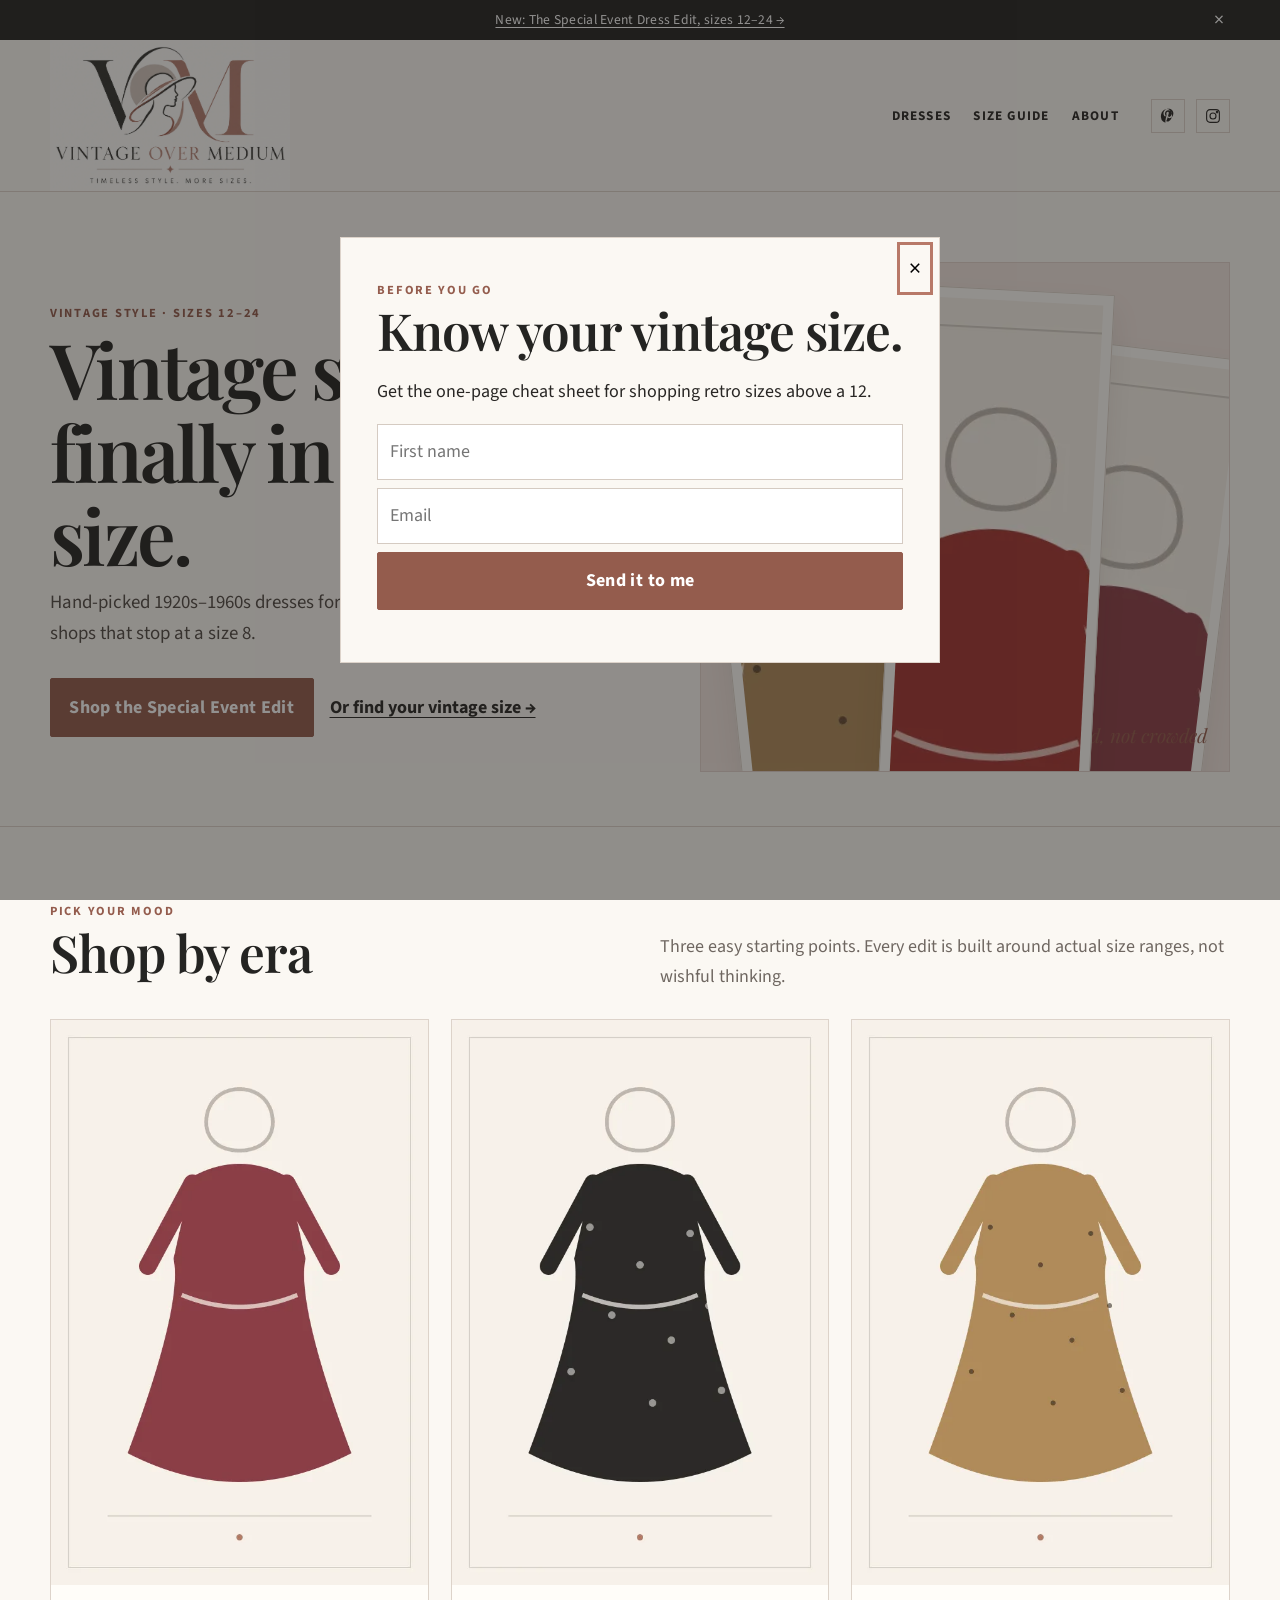
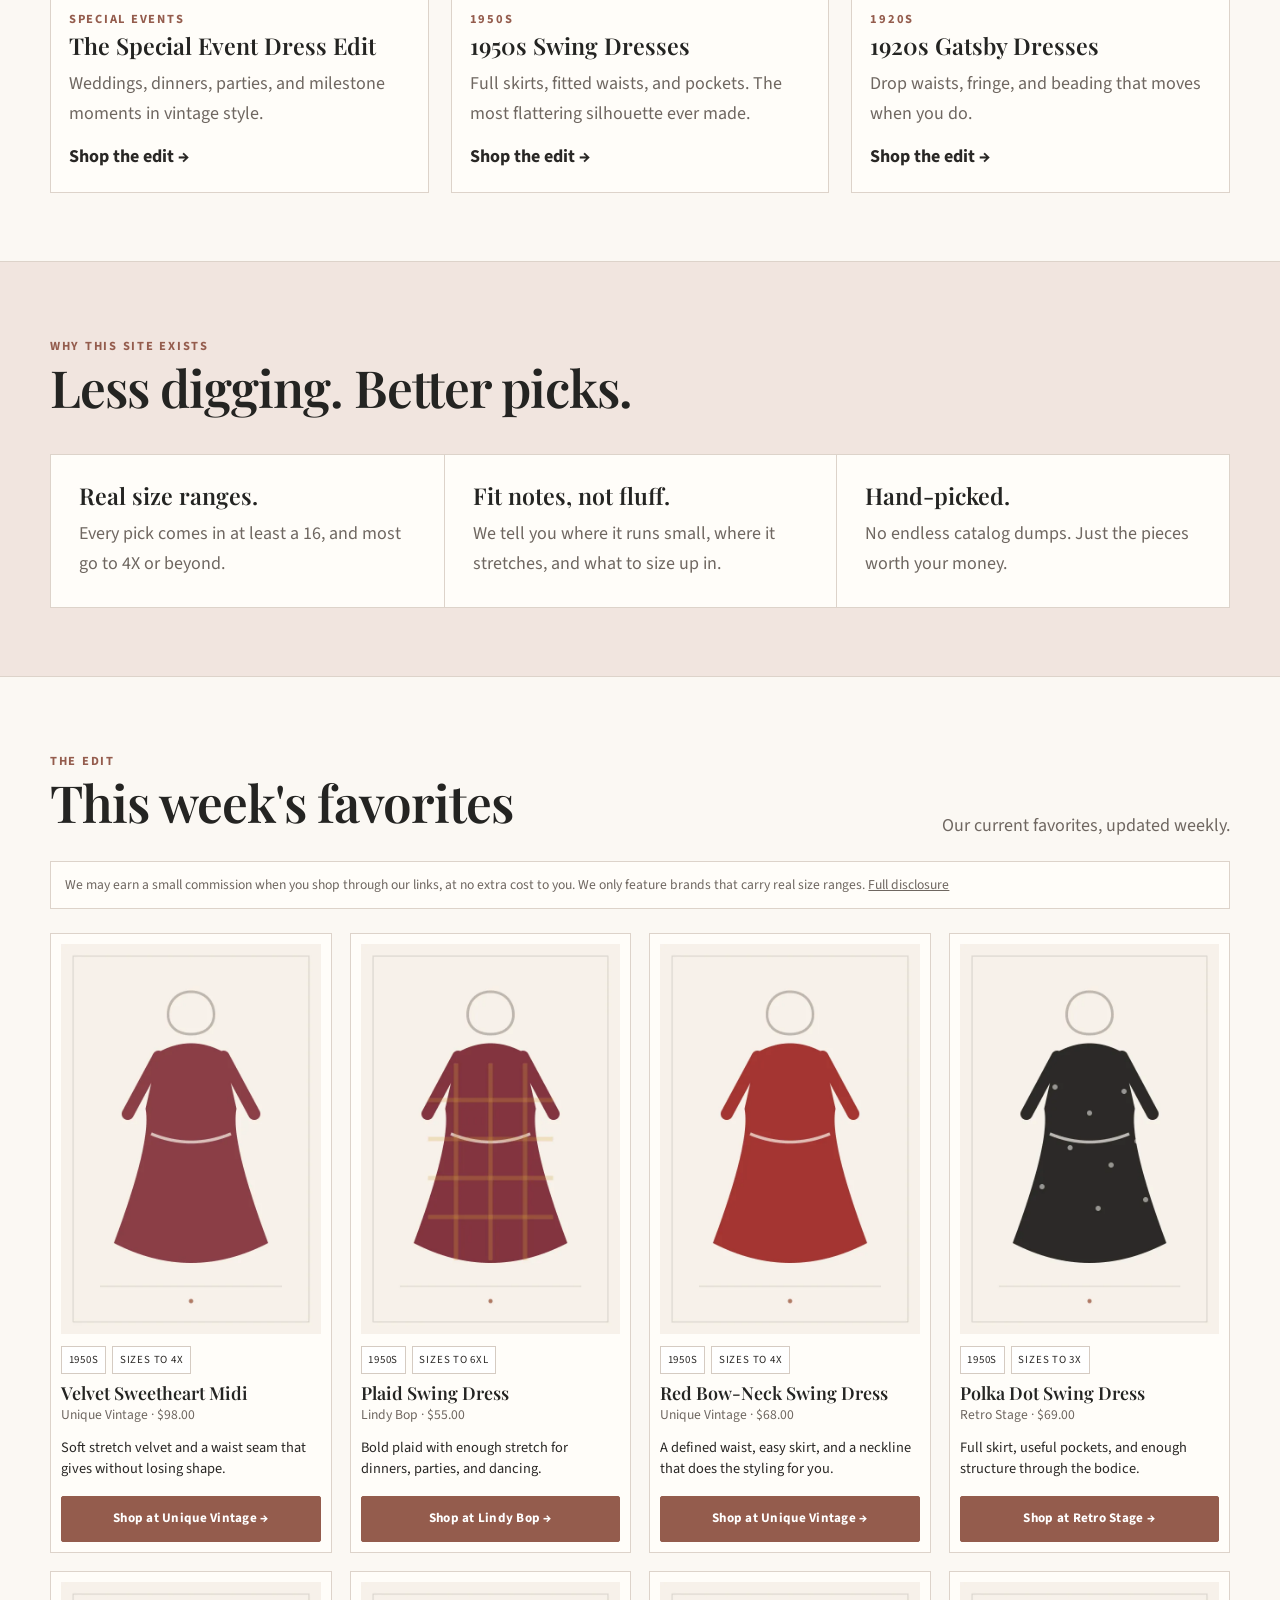
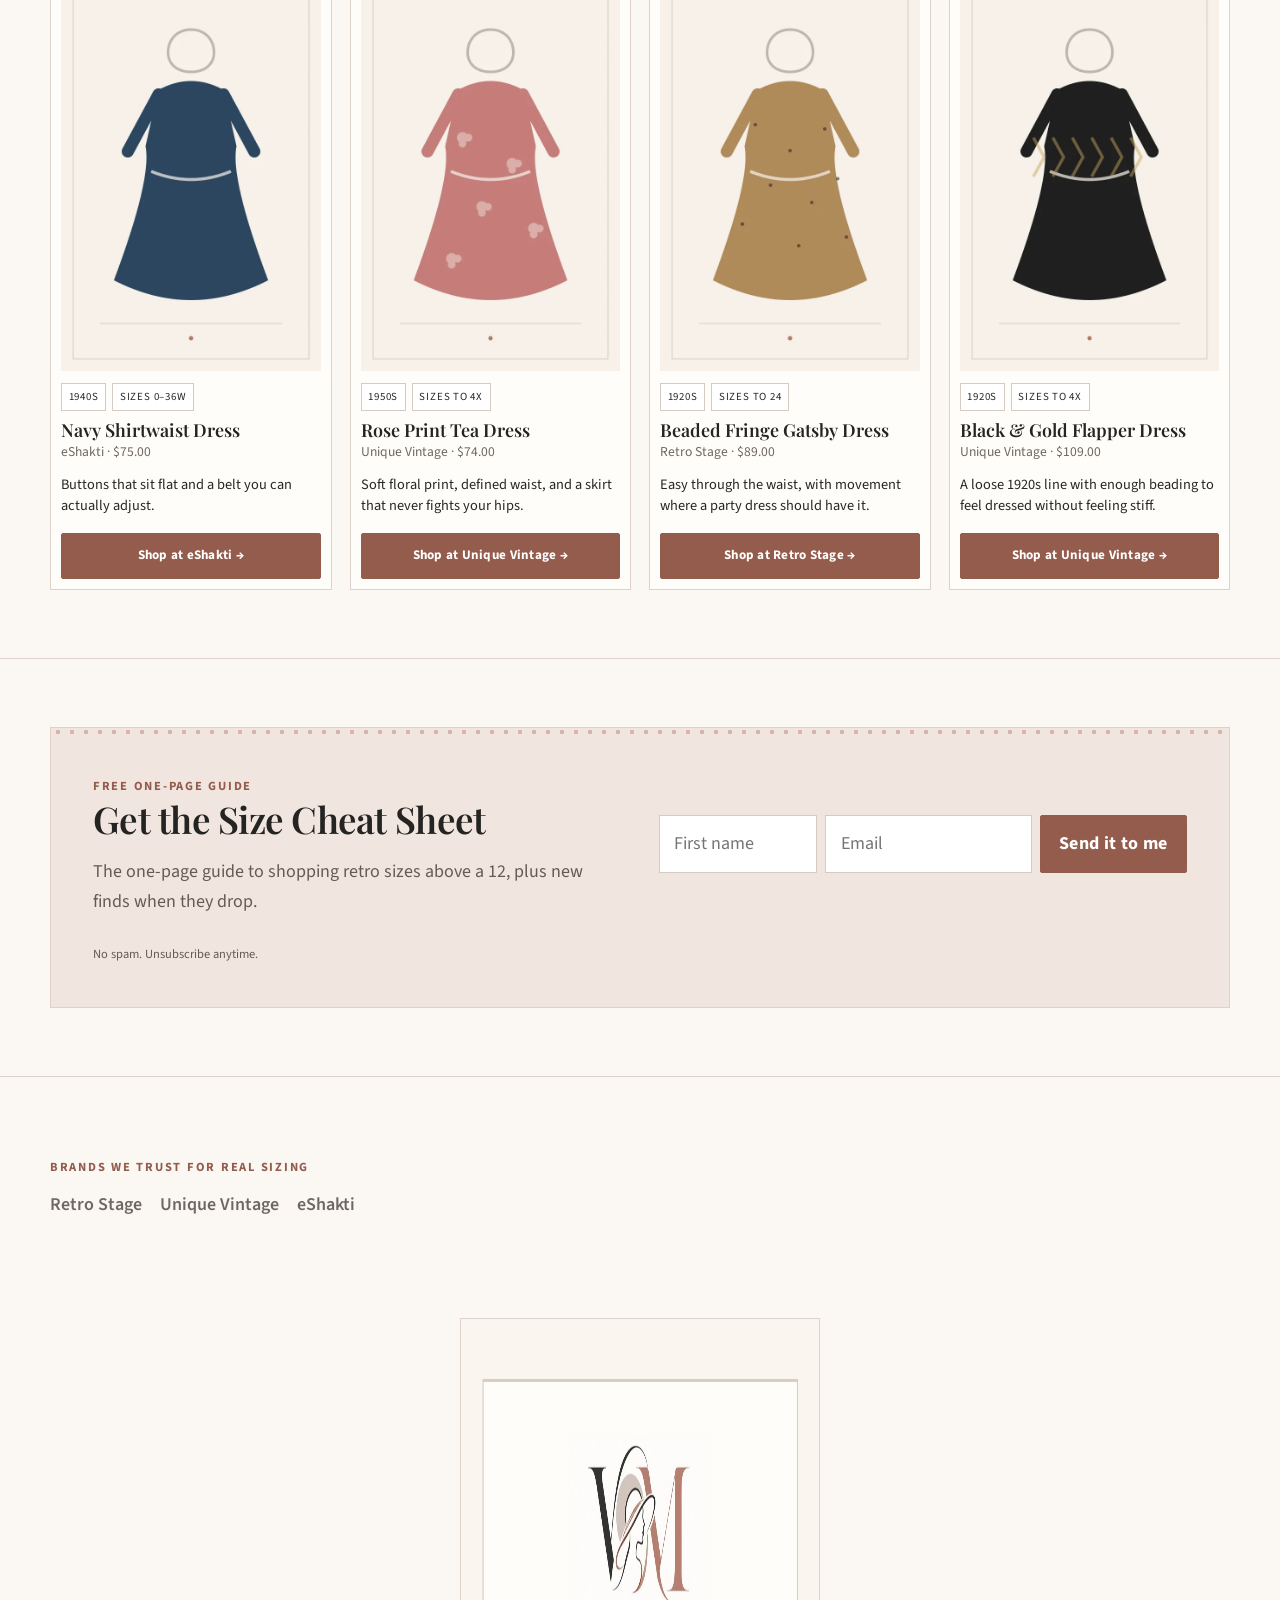
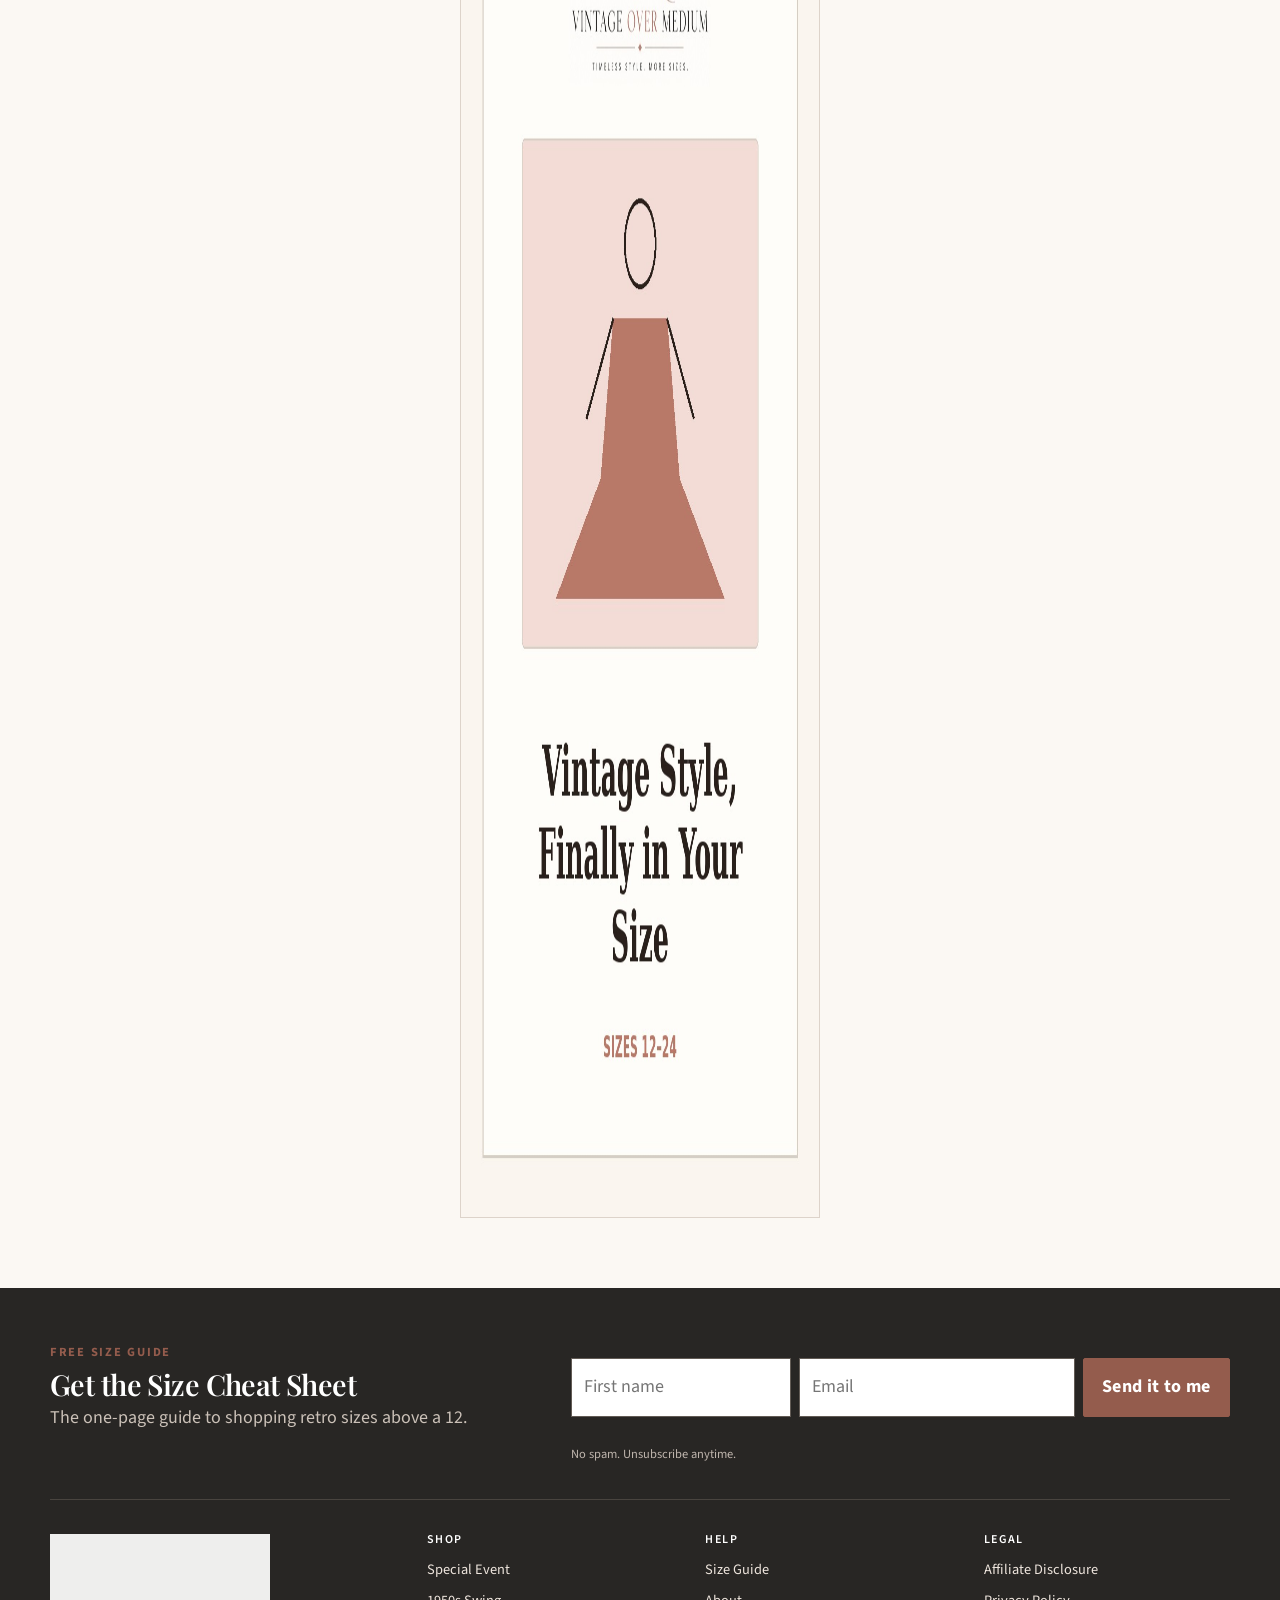
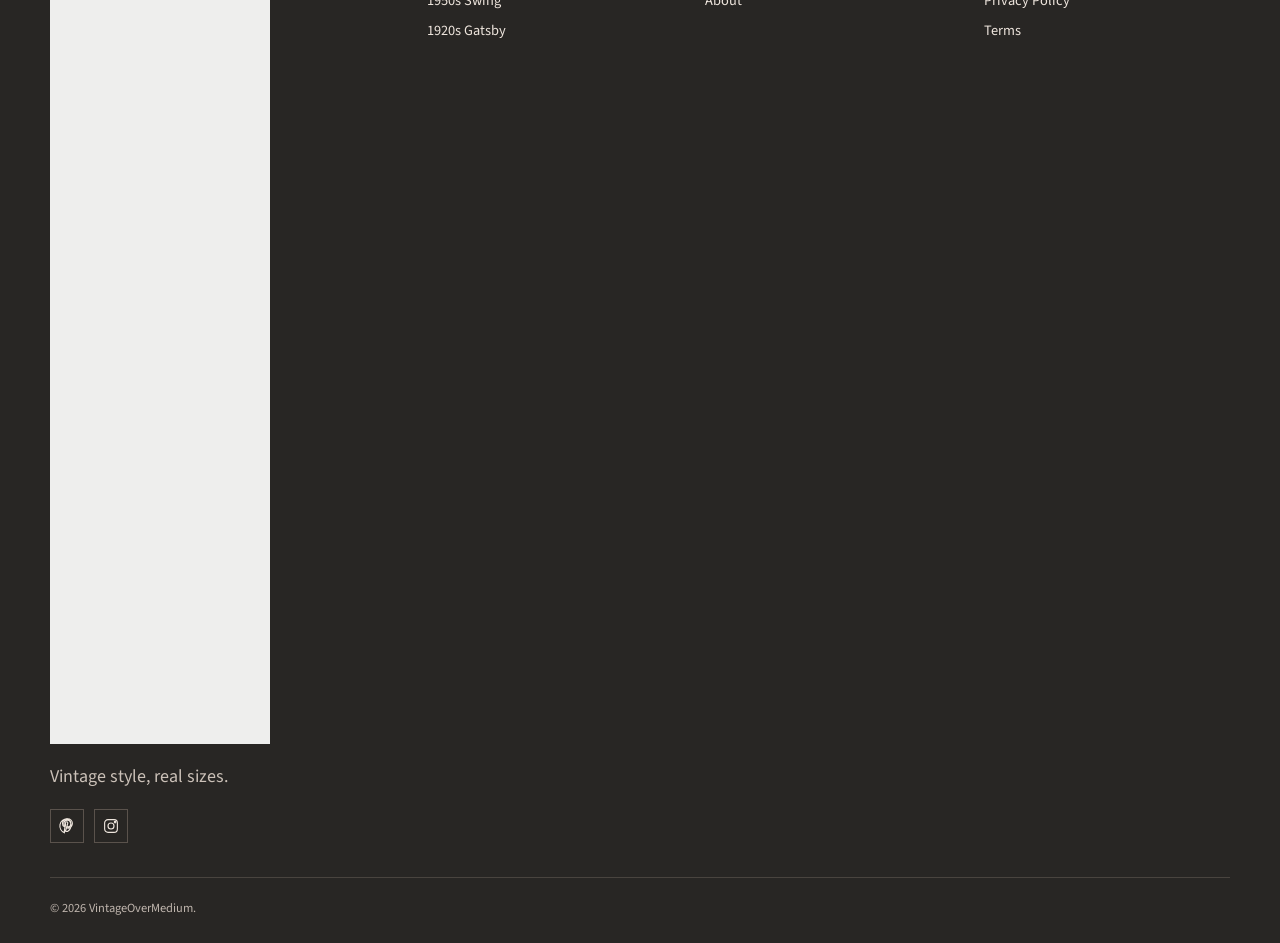
<file: index.html>
<!DOCTYPE html>

<html lang="en"><head><meta charset="utf-8"/><meta content="width=device-width,initial-scale=1" name="viewport"/>
<title>VintageOverMedium | Vintage-Style Dresses in Sizes 12–24</title><meta content="Hand-picked retro and vintage-style dresses for midsize and plus women. Real sizes, real fits, 1920s to 1960s looks." name="description"/><meta content="#fbf8f3" name="theme-color"/>
<link href="assets/favicon.png" rel="icon"/><link href="assets/style.css" rel="stylesheet"/>
<!-- Analytics placeholder: add Google Analytics or Plausible here. -->
<!-- Pinterest tag placeholder: add approved site tag here. -->
<link href="https://vintageovermedium.com/" rel="canonical"/><meta content="VintageOverMedium" property="og:site_name"/><meta content="website" property="og:type"/><meta content="https://vintageovermedium.com/" property="og:url"/><meta content="VintageOverMedium | Vintage-Style Dresses in Sizes 12–24" property="og:title"/><meta content="Hand-picked retro and vintage-style dresses for midsize and plus women. Real sizes, real fits, 1920s to 1960s looks." property="og:description"/><meta content="https://vintageovermedium.com/assets/og-home.jpg" property="og:image"/><meta content="summary_large_image" name="twitter:card"/><!-- Pinterest domain claim: paste the p:domain_verify tag from Pinterest Business settings here --><script type="application/ld+json">{"@context":"https://schema.org","@type":"WebSite","name":"VintageOverMedium","url":"https://vintageovermedium.com/","sameAs":["https://www.pinterest.com/vintageovermedium/","https://www.instagram.com/vintageovermedium/"]}</script></head><body data-page="home"><a class="skip-link" href="#main">Skip to content</a><div class="announcement"><div class="container"><a href="special-event-dresses/">New: The Special Event Dress Edit, sizes 12–24 →</a><button aria-label="Dismiss announcement" data-dismiss-announcement="" type="button">×</button></div></div>
<header class="site-header"><div class="container header-inner">
<a class="brand" href="./"><img alt="Vintage Over Medium — Timeless Style. More Sizes." data-pin-nopin="true" height="810" src="assets/logo.webp" width="1285"/></a>
<nav aria-label="Main navigation" class="nav" id="site-nav"><div class="dropdown"><a href="special-event-dresses/">Dresses</a><div class="dropdown-menu"><a href="special-event-dresses/">Special Event</a><a href="1950s-swing-dresses/">1950s Swing</a><a href="1920s-gatsby-dresses/">1920s Gatsby</a></div></div><a href="vintage-size-guide/">Size Guide</a><a href="about/">About</a></nav>
<div class="socials"><a aria-label="VintageOverMedium on Pinterest" href="https://www.pinterest.com/vintageovermedium/" rel="noopener" target="_blank"><svg aria-hidden="true" viewbox="0 0 24 24"><path d="M12 2.5a9.5 9.5 0 0 0-3.46 18.35c-.08-1.58-.02-3.49.39-5.24l1.22-5.16s-.31-.62-.31-1.54c0-1.44.84-2.52 1.88-2.52.89 0 1.32.67 1.32 1.47 0 .9-.57 2.24-.86 3.48-.24 1.04.52 1.89 1.55 1.89 1.86 0 3.29-1.96 3.29-4.79 0-2.5-1.8-4.26-4.37-4.26-2.98 0-4.73 2.23-4.73 4.54 0 .9.35 1.86.78 2.38.09.1.1.19.07.3l-.29 1.18c-.05.19-.15.23-.35.14-1.3-.6-2.11-2.49-2.11-4 0-3.25 2.36-6.24 6.81-6.24 3.58 0 6.36 2.55 6.36 5.96 0 3.56-2.24 6.42-5.35 6.42-1.04 0-2.02-.54-2.36-1.18l-.64 2.44c-.23.9-.86 2.03-1.28 2.72.96.3 1.98.46 3.04.46A9.5 9.5 0 0 0 12 2.5Z"></path></svg></a><a aria-label="VintageOverMedium on Instagram" href="https://www.instagram.com/vintageovermedium/" rel="noopener" target="_blank"><svg aria-hidden="true" viewbox="0 0 24 24"><rect height="17" rx="4.5" width="17" x="3.5" y="3.5"></rect><circle cx="12" cy="12" r="4"></circle><circle cx="17.4" cy="6.8" r="1"></circle></svg></a></div>
<button aria-controls="site-nav" aria-expanded="false" aria-label="Open menu" class="menu-btn" type="button">Menu</button>
</div></header><main id="main">
<section class="hero"><div class="container hero-grid"><div><span class="eyebrow">Vintage style · sizes 12–24</span><h1>Vintage style, finally in your size.</h1><p class="lede">Hand-picked 1920s–1960s dresses for sizes 12 to 24. No hunting through shops that stop at a size 8.</p><a class="btn" href="special-event-dresses/">Shop the Special Event Edit</a><a class="text-link" href="vintage-size-guide/">Or find your vintage size →</a></div><div class="hero-art"><div class="photo p1"><img alt="Beaded fringe 1920s-style Gatsby dress" data-pin-description="Beaded fringe 1920s-style Gatsby dress — VintageOverMedium" fetchpriority="high" height="900" loading="eager" src="assets/products/beaded-fringe-gatsby.webp" width="600"/></div><div class="photo p2"><img alt="Red bow-neck vintage-style swing dress" data-pin-description="Red bow-neck vintage-style swing dress — VintageOverMedium" height="900" loading="lazy" src="assets/products/red-bow-swing.webp" width="600"/></div><div class="photo p3"><img alt="Velvet sweetheart vintage-style dress" data-pin-description="Velvet sweetheart vintage-style dress — VintageOverMedium" height="900" loading="lazy" src="assets/products/velvet-sweetheart-midi.webp" width="600"/></div></div></div></section>
<section class="section"><div class="container"><div class="section-head"><div><span class="eyebrow">Pick your mood</span><h2>Shop by era</h2></div><p>Three easy starting points. Every edit is built around actual size ranges, not wishful thinking.</p></div><div class="tiles">
<a class="tile" href="special-event-dresses/"><div class="visual"><img alt="Velvet sweetheart vintage-style dress" data-pin-description="Velvet sweetheart vintage-style dress — VintageOverMedium" height="900" loading="lazy" src="assets/products/velvet-sweetheart-midi.webp" width="600"/></div><div class="copy"><span class="smallcaps">Special events</span><h3>The Special Event Dress Edit</h3><p>Weddings, dinners, parties, and milestone moments in vintage style.</p><strong>Shop the edit →</strong></div></a>
<a class="tile" href="1950s-swing-dresses/"><div class="visual"><img alt="Polka dot 1950s-style swing dress" data-pin-description="Polka dot 1950s-style swing dress — VintageOverMedium" height="900" loading="lazy" src="assets/products/polka-dot-swing.webp" width="600"/></div><div class="copy"><span class="smallcaps">1950s</span><h3>1950s Swing Dresses</h3><p>Full skirts, fitted waists, and pockets. The most flattering silhouette ever made.</p><strong>Shop the edit →</strong></div></a>
<a class="tile" href="1920s-gatsby-dresses/"><div class="visual"><img alt="Beaded fringe 1920s-style Gatsby dress" data-pin-description="Beaded fringe 1920s-style Gatsby dress — VintageOverMedium" height="900" loading="lazy" src="assets/products/beaded-fringe-gatsby.webp" width="600"/></div><div class="copy"><span class="smallcaps">1920s</span><h3>1920s Gatsby Dresses</h3><p>Drop waists, fringe, and beading that moves when you do.</p><strong>Shop the edit →</strong></div></a>
</div></div></section>
<section class="section soft"><div class="container"><div class="section-head"><div><span class="eyebrow">Why this site exists</span><h2>Less digging. Better picks.</h2></div></div><div class="reason-grid"><div class="reason"><h3>Real size ranges.</h3><p>Every pick comes in at least a 16, and most go to 4X or beyond.</p></div><div class="reason"><h3>Fit notes, not fluff.</h3><p>We tell you where it runs small, where it stretches, and what to size up in.</p></div><div class="reason"><h3>Hand-picked.</h3><p>No endless catalog dumps. Just the pieces worth your money.</p></div></div></div></section>
<section class="section"><div class="container"><div class="section-head"><div><span class="eyebrow">The edit</span><h2>This week's favorites</h2></div><p>Our current favorites, updated weekly.</p></div><div class="disclosure inline-disclosure">We may earn a small commission when you shop through our links, at no extra cost to you. We only feature brands that carry real size ranges. <a href="disclosure/">Full disclosure</a></div><div class="product-grid" data-page="home"><p class="product-fallback">See our current picks on <a href="https://www.pinterest.com/vintageovermedium/" rel="noopener" target="_blank">Pinterest →</a></p></div></div></section>
<section class="section"><div class="container"><div class="signup"><div class="signup-grid"><div><span class="eyebrow">Free one-page guide</span><h2>Get the Size Cheat Sheet</h2><p>The one-page guide to shopping retro sizes above a 12, plus new finds when they drop.</p></div><form action="#" class="demo-form" method="post"><label class="sr-only" for="fname-10759688">First name</label><input autocomplete="given-name" id="fname-10759688" name="first_name" placeholder="First name"/><label class="sr-only" for="email-10759688">Email</label><input autocomplete="email" id="email-10759688" name="email" placeholder="Email" required="" type="email"/><button class="btn" type="submit">Send it to me</button><div aria-live="polite" class="form-message"></div></form></div><p class="form-note">No spam. Unsubscribe anytime.</p></div></div></section>
<section class="section"><div class="container"><p class="smallcaps">Brands we trust for real sizing</p><div class="brand-strip"><span>Retro Stage</span><span>Unique Vintage</span><span>eShakti</span><span></span></div></div></section>
</main><section class="pin-preview-section home-pin"><div class="container"><img alt="Vintage Style, Finally in Your Size — Sizes 12–24" data-pin-description="Vintage Style, Finally in Your Size — Sizes 12–24 — VintageOverMedium" height="1500" loading="lazy" src="assets/pin-home.jpg" width="1000"/></div></section><footer class="site-footer"><div class="container">
<div class="footer-signup"><div><span class="eyebrow">Free size guide</span><h2>Get the Size Cheat Sheet</h2><p>The one-page guide to shopping retro sizes above a 12.</p></div><form class="demo-form"><label class="sr-only" for="footer-first-name">First name</label><input id="footer-first-name" name="first_name" placeholder="First name"/><label class="sr-only" for="footer-email">Email</label><input id="footer-email" name="email" placeholder="Email" required="" type="email"/><button class="btn" type="submit">Send it to me</button><div aria-live="polite" class="form-message"></div></form><p class="form-note">No spam. Unsubscribe anytime.</p></div>
<div class="footer-grid"><div class="footer-brand"><img alt="Vintage Over Medium" data-pin-nopin="true" height="810" src="assets/logo.webp" width="1285"/><p>Vintage style, real sizes.</p><div class="footer-socials"><a aria-label="VintageOverMedium on Pinterest" href="https://www.pinterest.com/vintageovermedium/" rel="noopener" target="_blank"><svg aria-hidden="true" viewbox="0 0 24 24"><path d="M12 2.5a9.5 9.5 0 0 0-3.46 18.35c-.08-1.58-.02-3.49.39-5.24l1.22-5.16s-.31-.62-.31-1.54c0-1.44.84-2.52 1.88-2.52.89 0 1.32.67 1.32 1.47 0 .9-.57 2.24-.86 3.48-.24 1.04.52 1.89 1.55 1.89 1.86 0 3.29-1.96 3.29-4.79 0-2.5-1.8-4.26-4.37-4.26-2.98 0-4.73 2.23-4.73 4.54 0 .9.35 1.86.78 2.38.09.1.1.19.07.3l-.29 1.18c-.05.19-.15.23-.35.14-1.3-.6-2.11-2.49-2.11-4 0-3.25 2.36-6.24 6.81-6.24 3.58 0 6.36 2.55 6.36 5.96 0 3.56-2.24 6.42-5.35 6.42-1.04 0-2.02-.54-2.36-1.18l-.64 2.44c-.23.9-.86 2.03-1.28 2.72.96.3 1.98.46 3.04.46A9.5 9.5 0 0 0 12 2.5Z"></path></svg></a><a aria-label="VintageOverMedium on Instagram" href="https://www.instagram.com/vintageovermedium/" rel="noopener" target="_blank"><svg aria-hidden="true" viewbox="0 0 24 24"><rect height="17" rx="4.5" width="17" x="3.5" y="3.5"></rect><circle cx="12" cy="12" r="4"></circle><circle cx="17.4" cy="6.8" r="1"></circle></svg></a></div></div>
<div><h3>Shop</h3><div class="footer-links"><a href="special-event-dresses/">Special Event</a><a href="1950s-swing-dresses/">1950s Swing</a><a href="1920s-gatsby-dresses/">1920s Gatsby</a></div></div>
<div><h3>Help</h3><div class="footer-links"><a href="vintage-size-guide/">Size Guide</a><a href="about/">About</a></div></div>
<div><h3>Legal</h3><div class="footer-links"><a href="disclosure/">Affiliate Disclosure</a><a href="privacy/">Privacy Policy</a><a href="terms/">Terms</a></div></div></div>
<div class="footer-bottom">© 2026 VintageOverMedium. <!-- Enable after Amazon Associates approval: As an Amazon Associate we earn from qualifying purchases. --></div>
</div></footer>
<div aria-hidden="true" class="modal-backdrop"><div aria-labelledby="signup-title" aria-modal="true" class="modal" role="dialog" tabindex="-1"><button aria-label="Close" class="close" data-close-modal="" type="button">×</button><span class="eyebrow">Before you go</span><h2 id="signup-title">Know your vintage size.</h2><p>Get the one-page cheat sheet for shopping retro sizes above a 12.</p><form class="demo-form"><label class="sr-only" for="popup-first-name">First name</label><input id="popup-first-name" name="first_name" placeholder="First name"/><label class="sr-only" for="popup-email">Email</label><input id="popup-email" name="email" placeholder="Email" required="" type="email"/><button class="btn" type="submit">Send it to me</button><div aria-live="polite" class="form-message"></div></form></div></div>
<script src="assets/site.js"></script><script async="" data-pin-hover="true" defer="" src="https://assets.pinterest.com/js/pinit.js"></script></body></html>
</file>
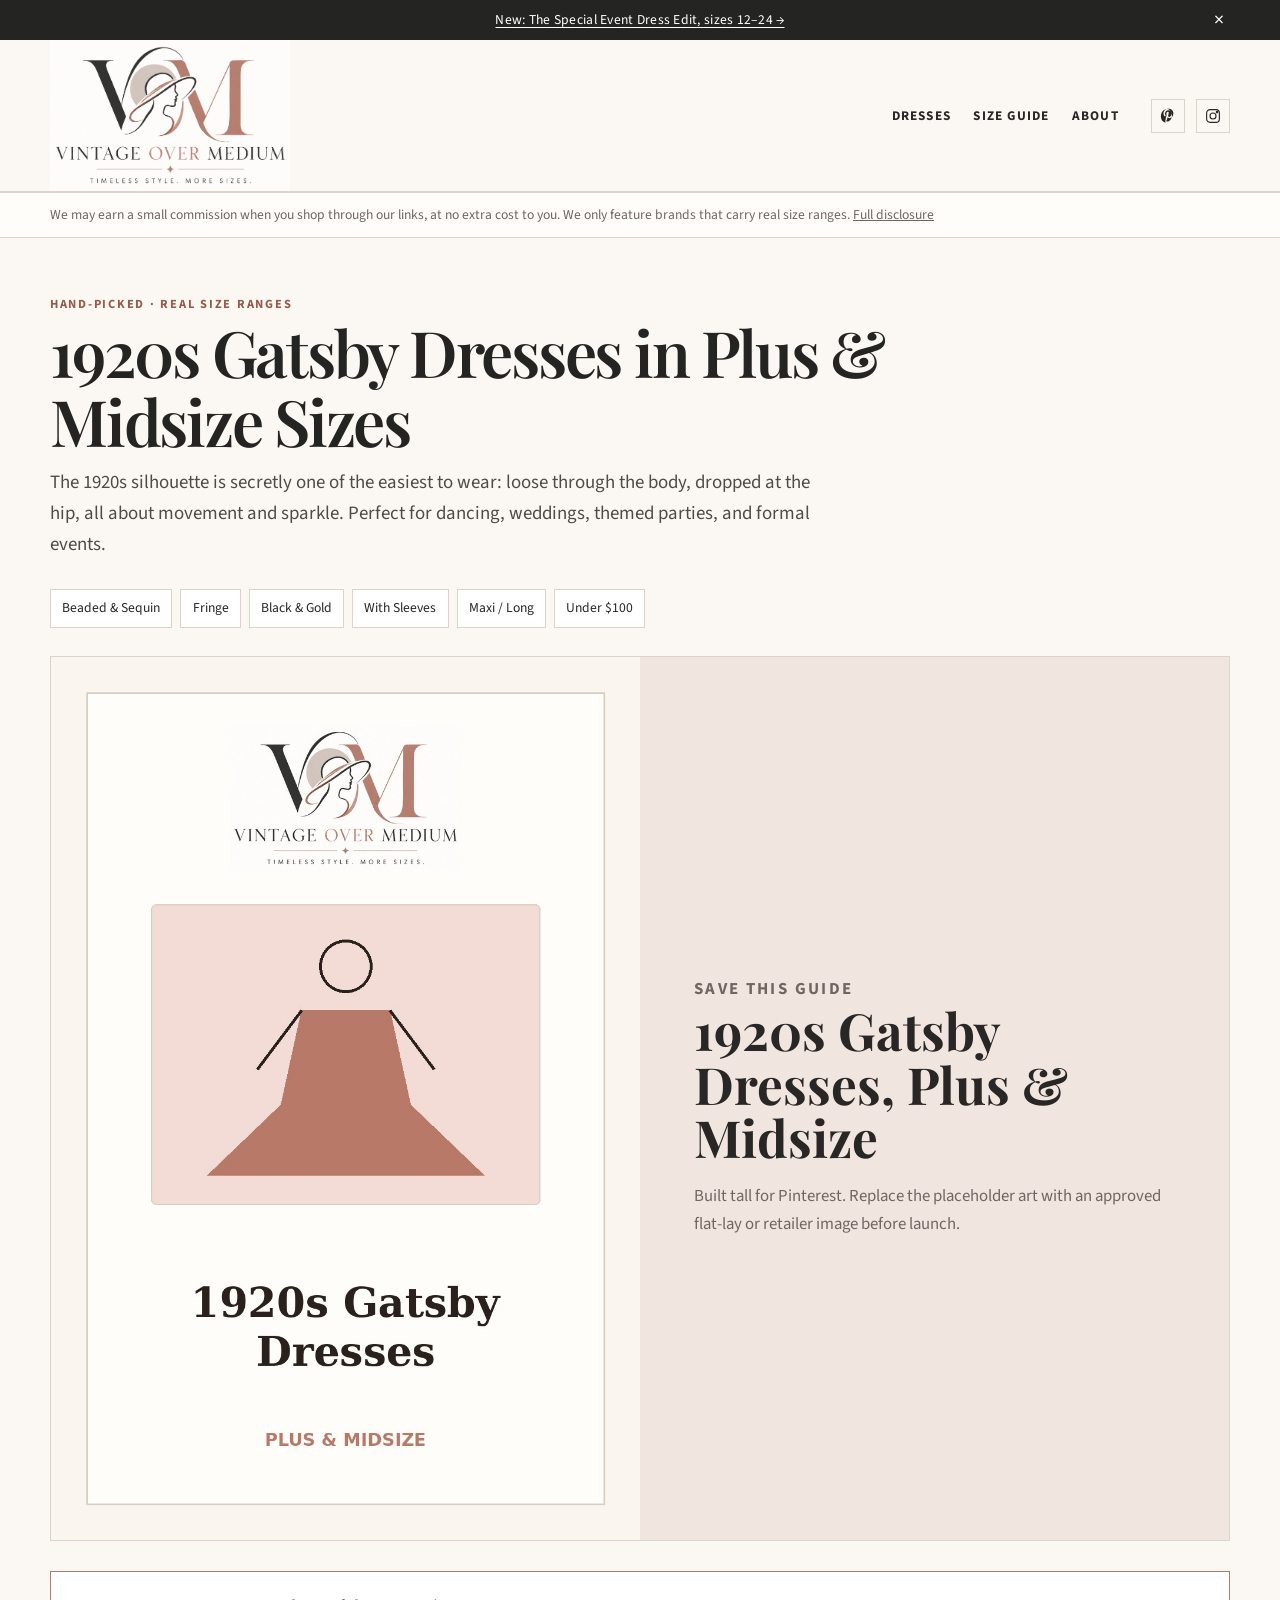
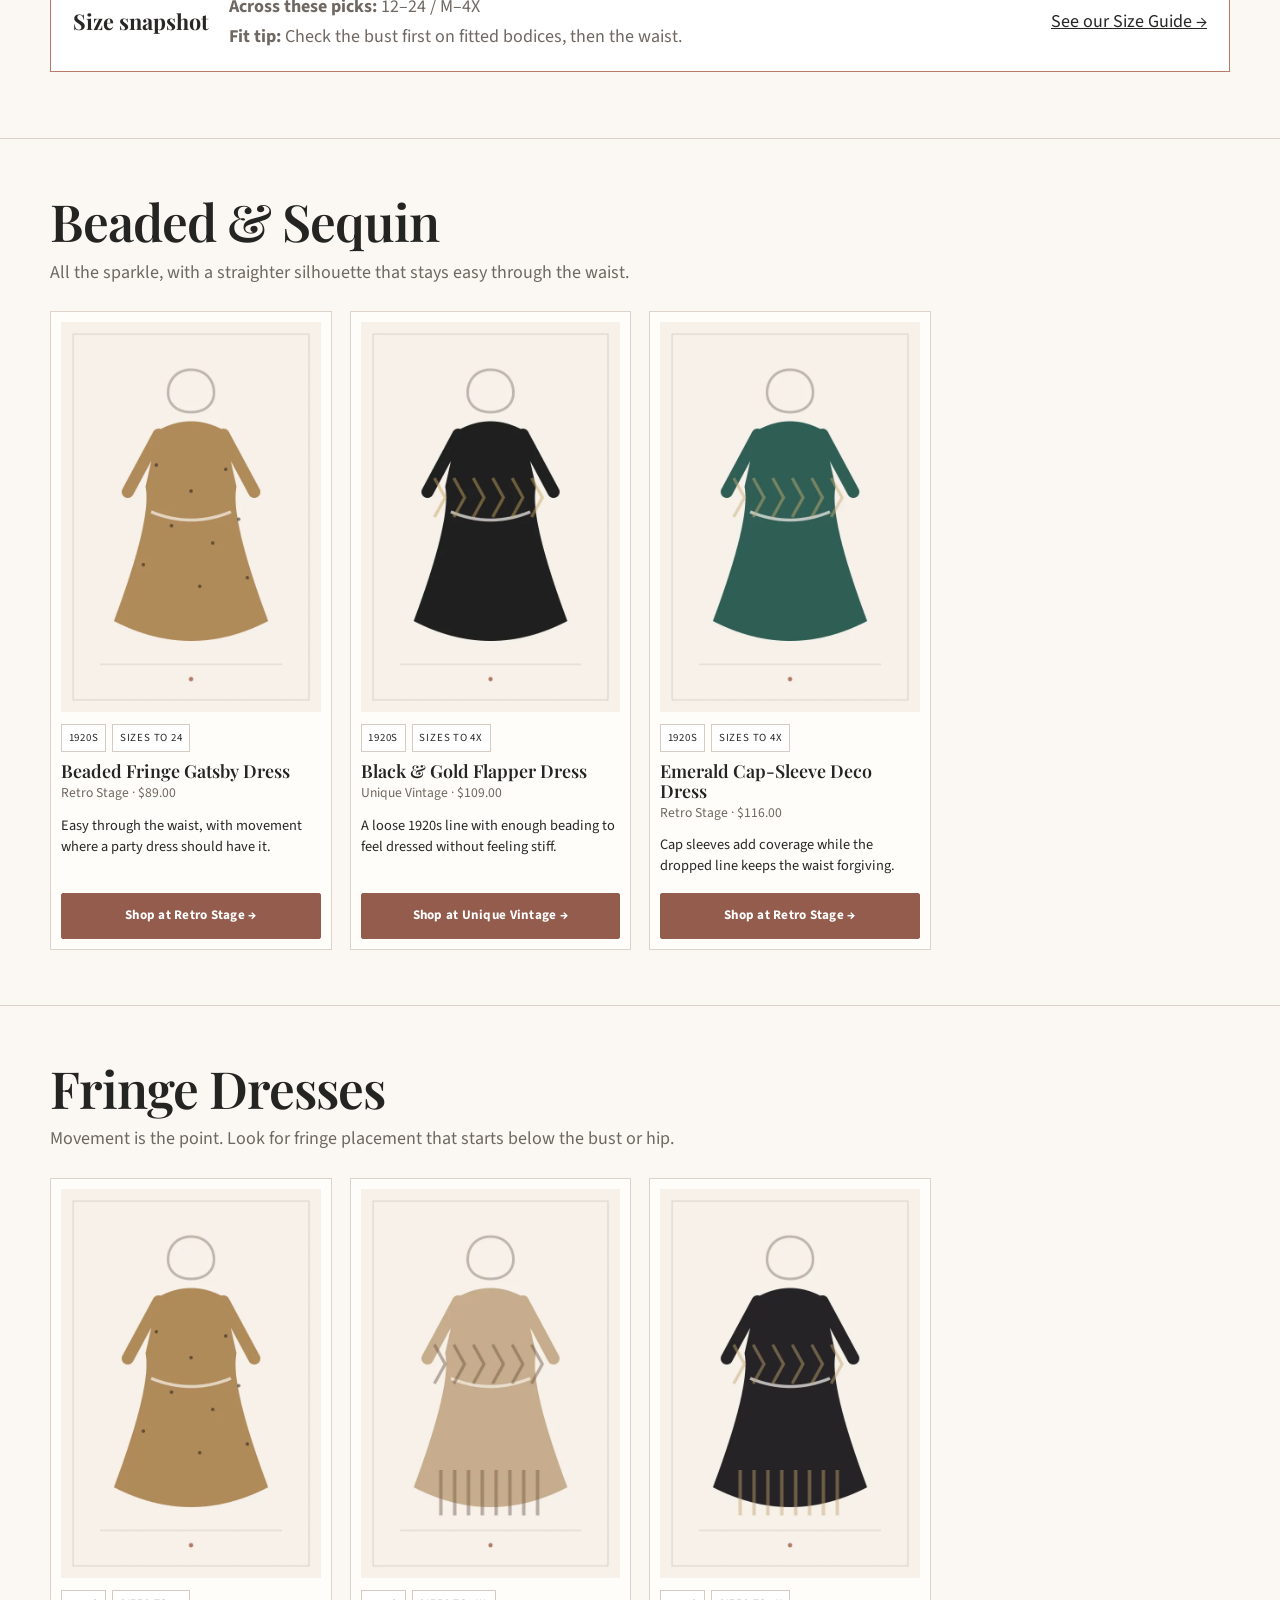
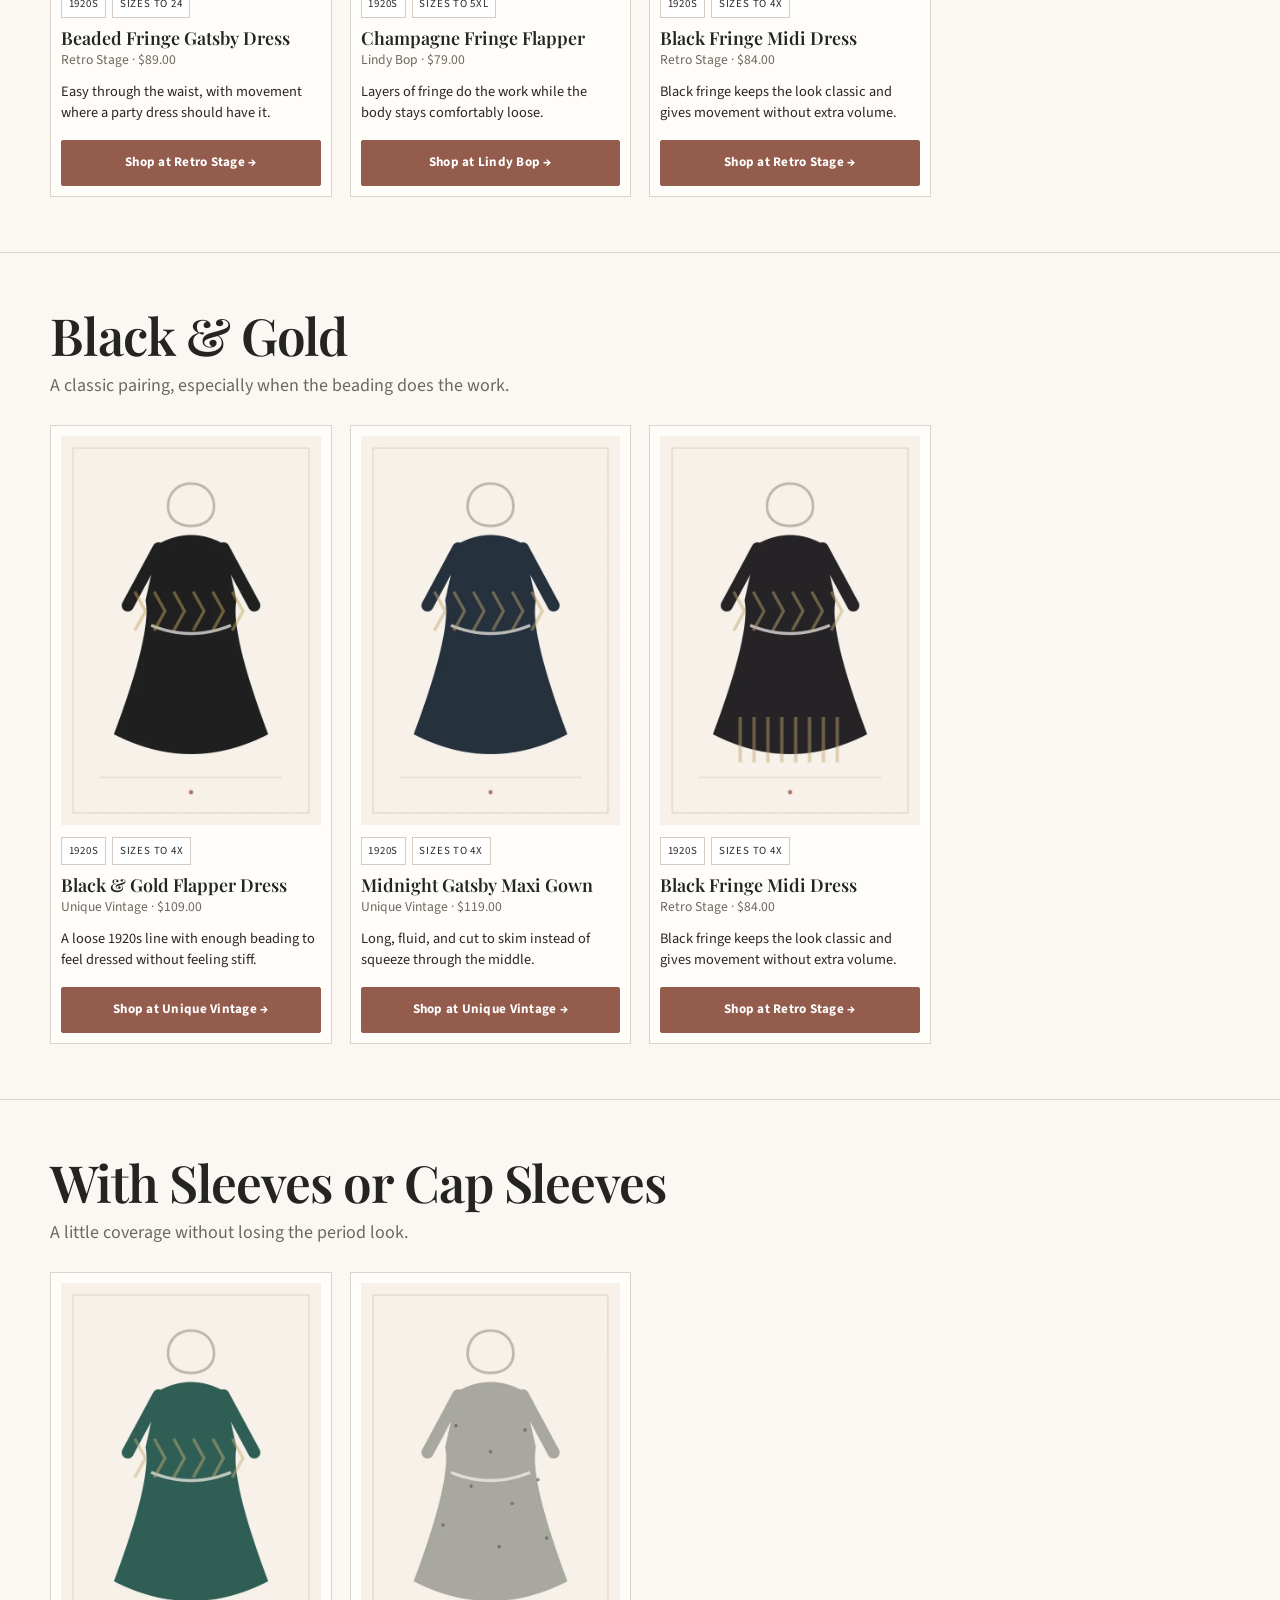
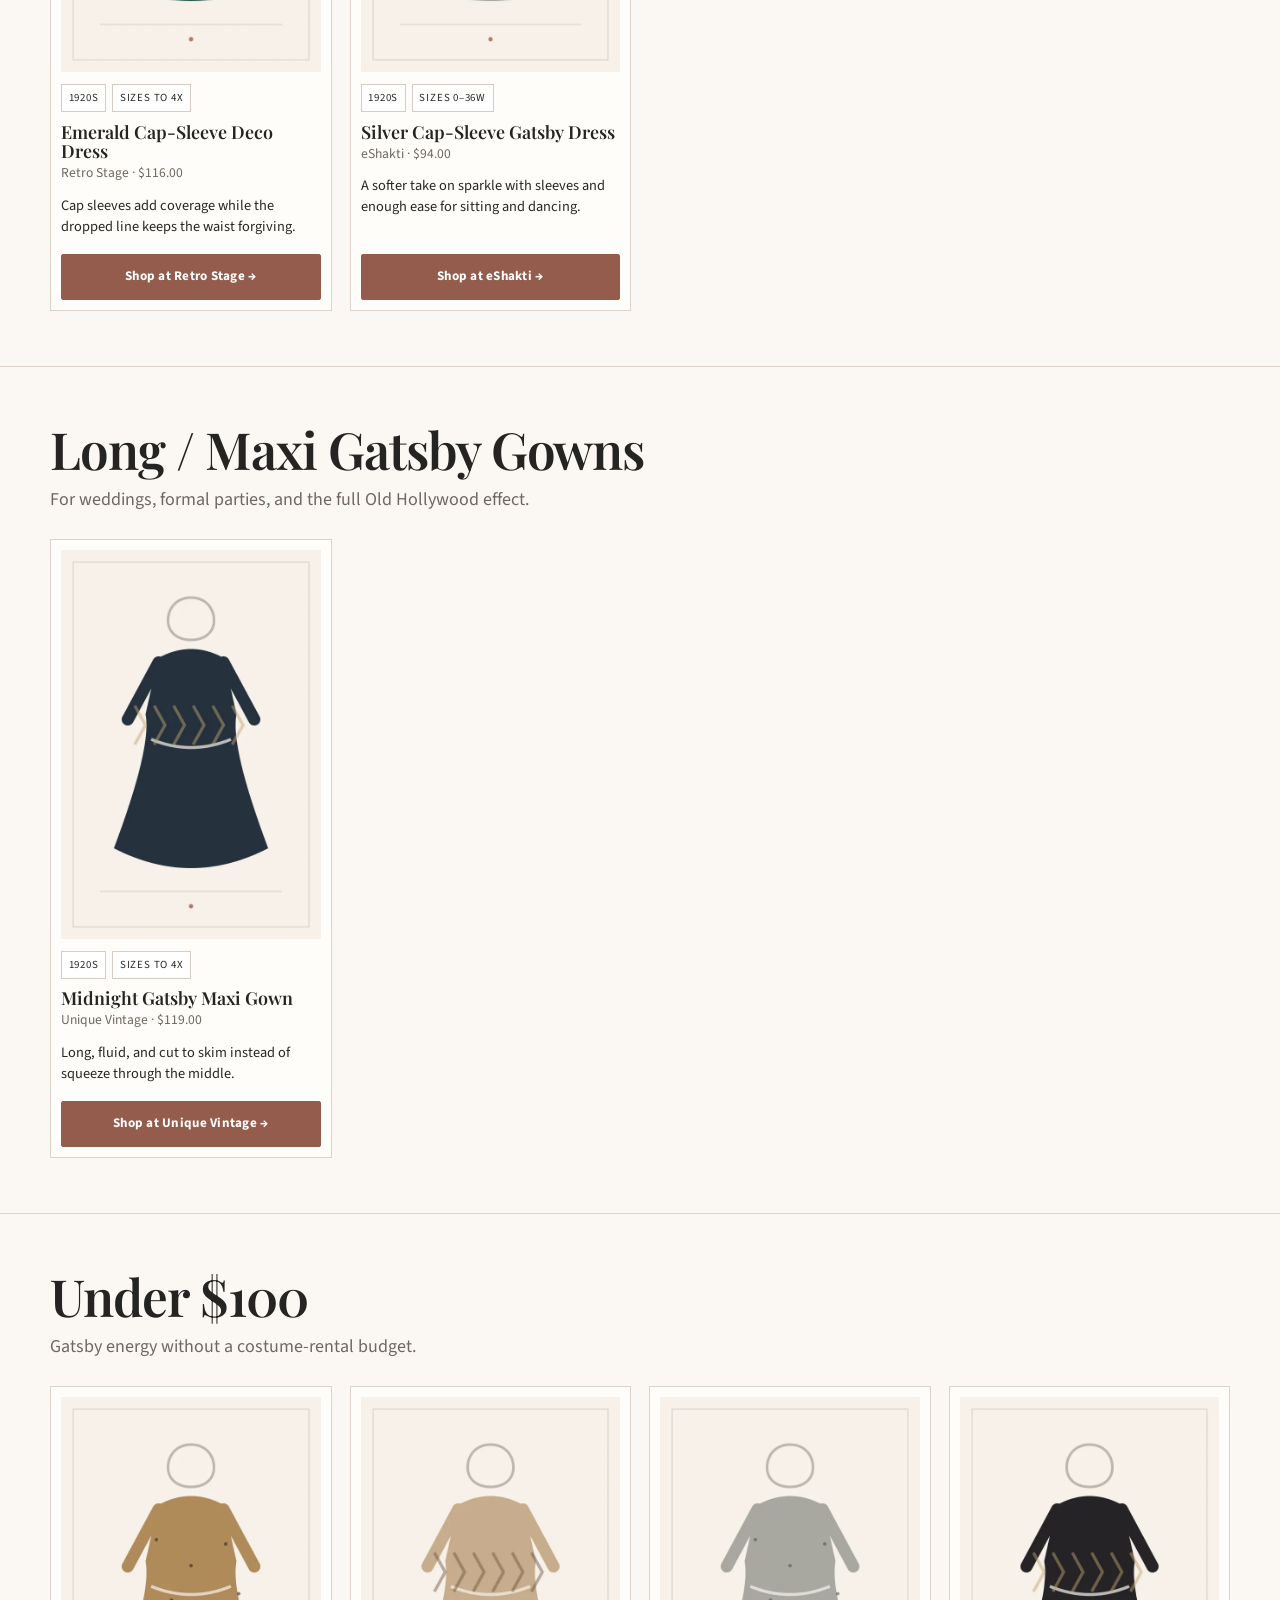
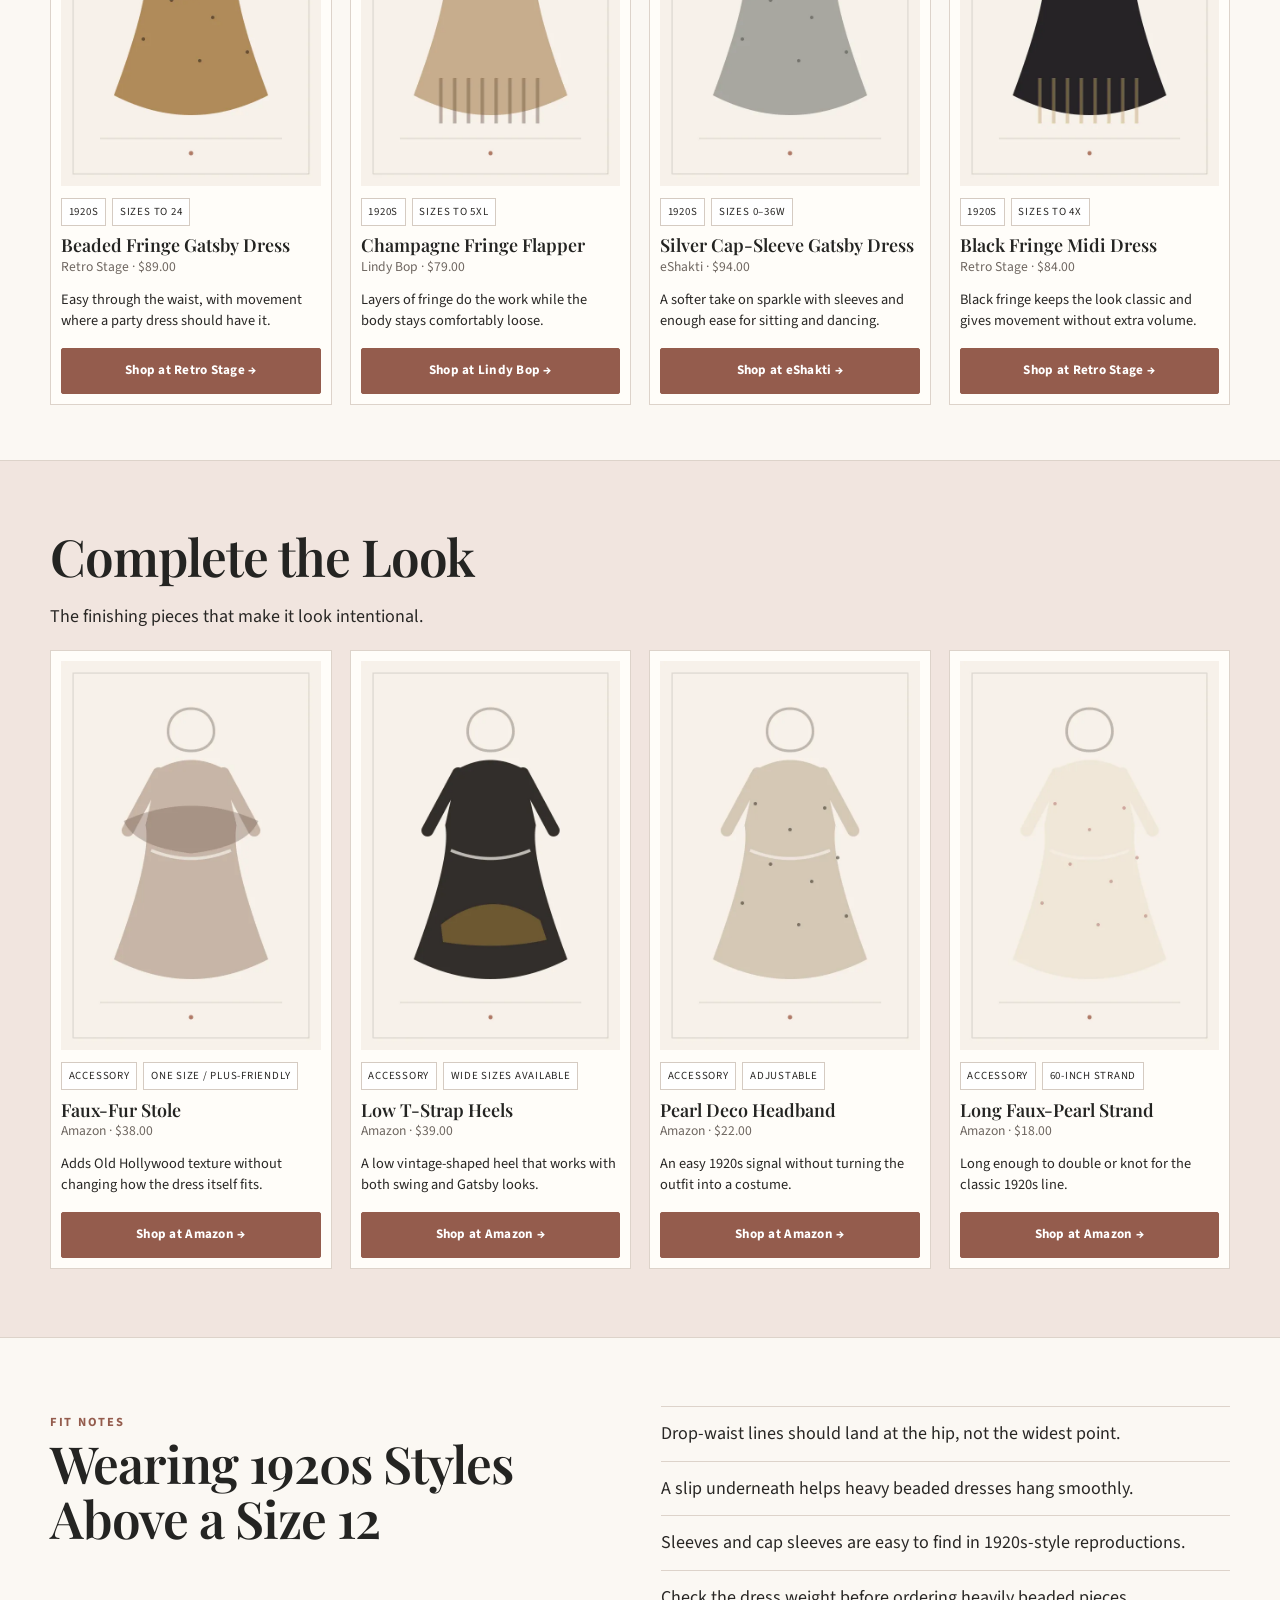
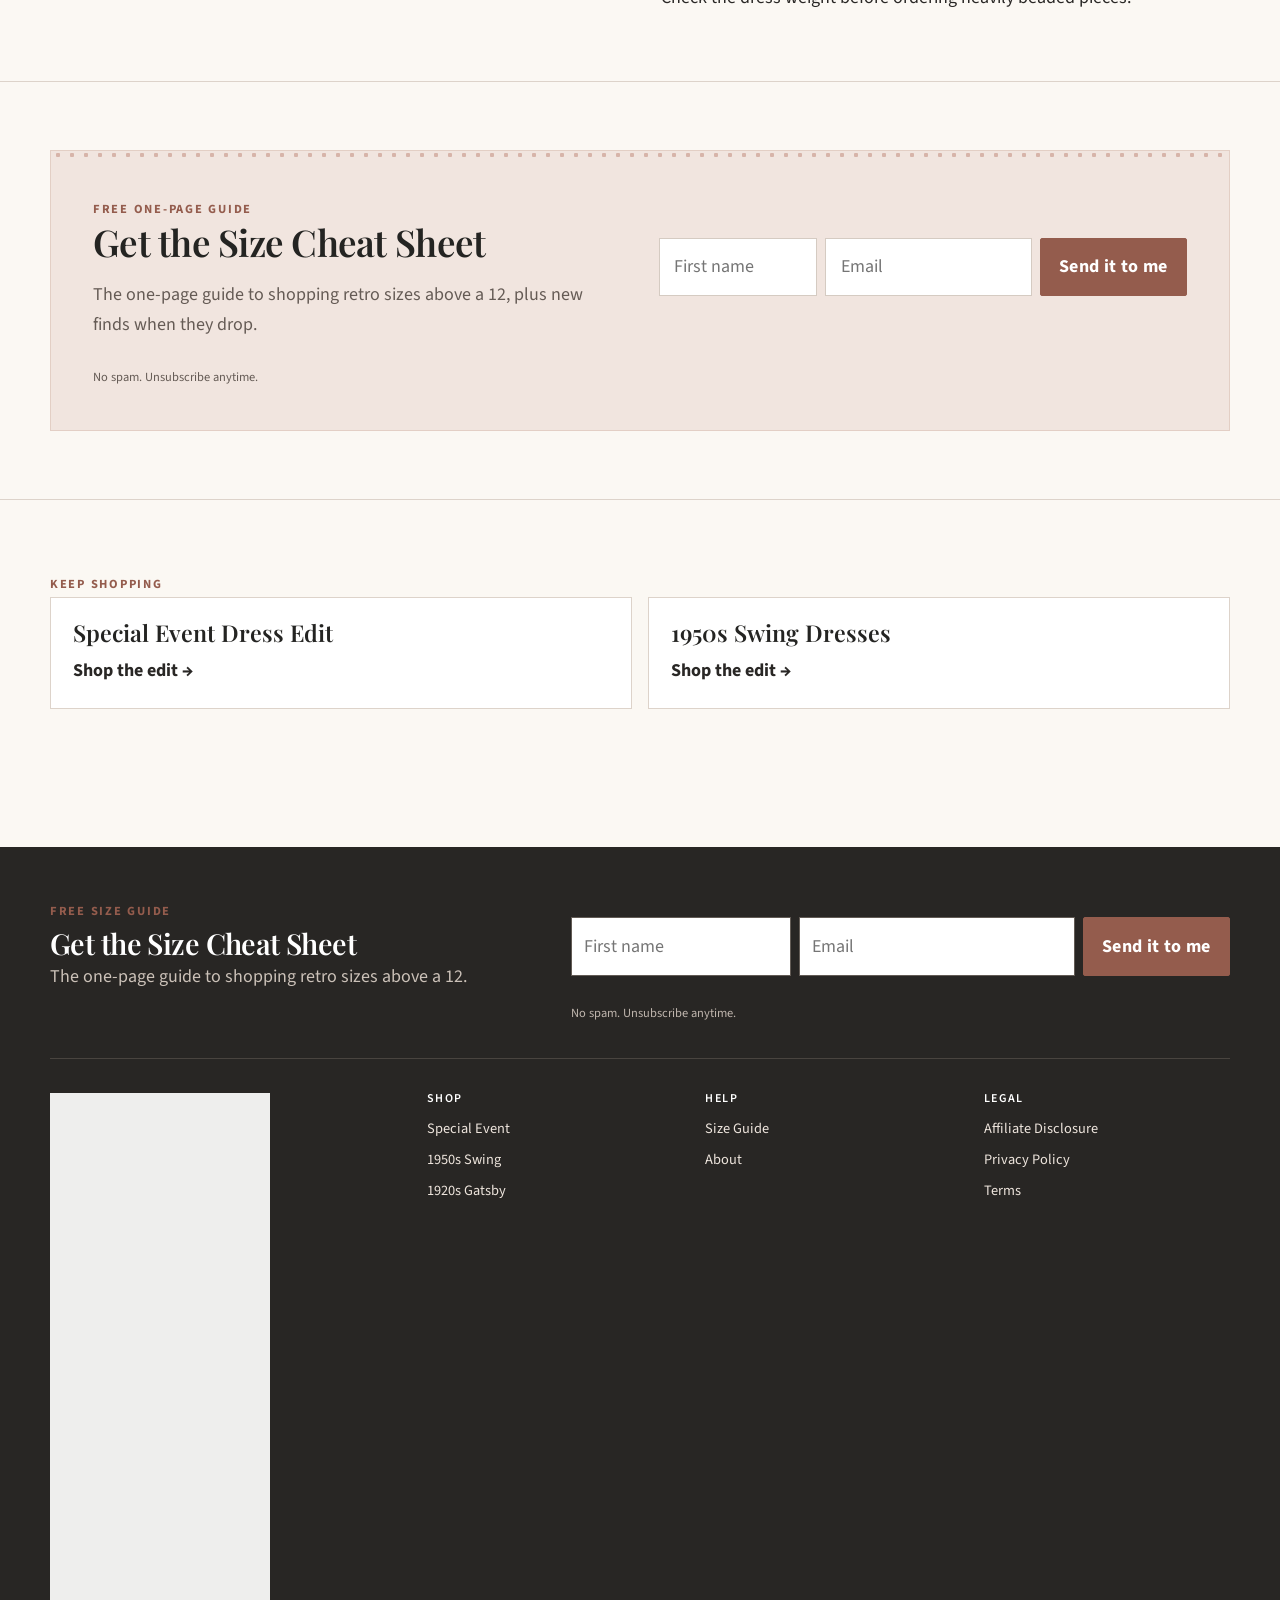
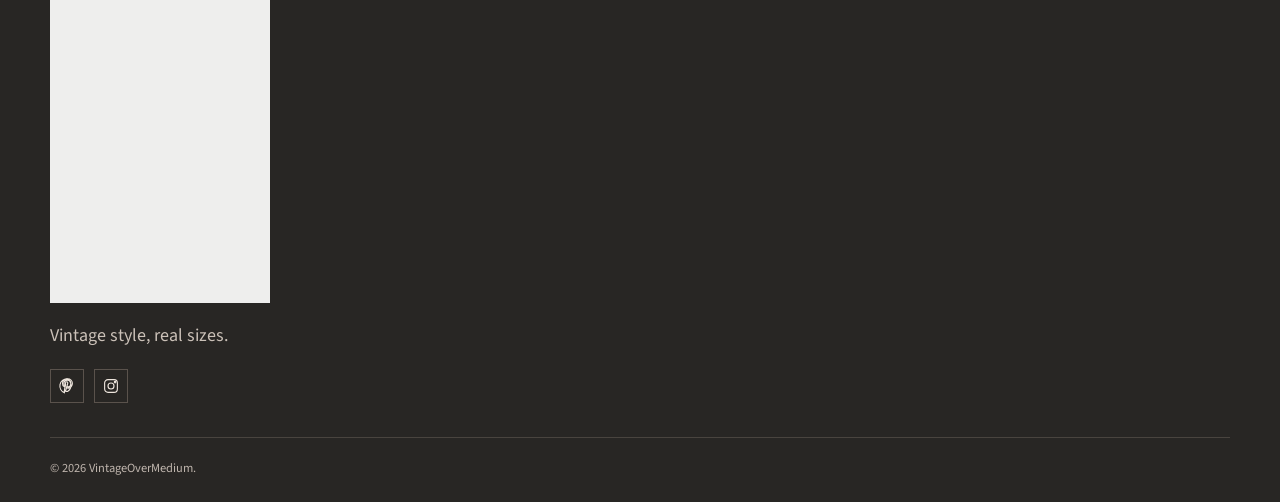
<file: 1920s-gatsby-dresses/index.html>
<!DOCTYPE html>

<html lang="en"><head><meta charset="utf-8"/><meta content="width=device-width,initial-scale=1" name="viewport"/>
<title>Plus &amp; Midsize 1920s Gatsby Dresses for Events</title><meta content="Beaded, fringed, and sequin 1920s-style dresses in sizes 12 to 24 for Gatsby parties, weddings, formal dinners, and special events." name="description"/><meta content="#fbf8f3" name="theme-color"/>
<link href="../assets/favicon.png" rel="icon"/><link href="../assets/style.css" rel="stylesheet"/>
<!-- Analytics placeholder: add Google Analytics or Plausible here. -->
<!-- Pinterest tag placeholder: add approved site tag here. -->
<link href="https://vintageovermedium.com/1920s-gatsby-dresses/" rel="canonical"/><meta content="VintageOverMedium" property="og:site_name"/><meta content="website" property="og:type"/><meta content="https://vintageovermedium.com/1920s-gatsby-dresses/" property="og:url"/><meta content="Plus &amp; Midsize 1920s Gatsby Dresses for Events" property="og:title"/><meta content="Beaded, fringed, and sequin 1920s-style dresses in sizes 12 to 24 for Gatsby parties, weddings, formal dinners, and special events." property="og:description"/><meta content="https://vintageovermedium.com/assets/og-gatsby.jpg" property="og:image"/><meta content="summary_large_image" name="twitter:card"/><!-- Pinterest domain claim: paste the p:domain_verify tag from Pinterest Business settings here --><script type="application/ld+json">{"@context":"https://schema.org","@type":"WebSite","name":"VintageOverMedium","url":"https://vintageovermedium.com/","sameAs":["https://www.pinterest.com/vintageovermedium/","https://www.instagram.com/vintageovermedium/"]}</script></head><body data-page="gatsby"><a class="skip-link" href="#main">Skip to content</a><div class="announcement"><div class="container"><a href="../special-event-dresses/">New: The Special Event Dress Edit, sizes 12–24 →</a><button aria-label="Dismiss announcement" data-dismiss-announcement="" type="button">×</button></div></div>
<header class="site-header"><div class="container header-inner">
<a class="brand" href="../"><img alt="Vintage Over Medium — Timeless Style. More Sizes." data-pin-nopin="true" height="810" src="../assets/logo.webp" width="1285"/></a>
<nav aria-label="Main navigation" class="nav" id="site-nav"><div class="dropdown"><a href="../special-event-dresses/">Dresses</a><div class="dropdown-menu"><a href="../special-event-dresses/">Special Event</a><a href="../1950s-swing-dresses/">1950s Swing</a><a href="../1920s-gatsby-dresses/">1920s Gatsby</a></div></div><a href="../vintage-size-guide/">Size Guide</a><a href="../about/">About</a></nav>
<div class="socials"><a aria-label="VintageOverMedium on Pinterest" href="https://www.pinterest.com/vintageovermedium/" rel="noopener" target="_blank"><svg aria-hidden="true" viewbox="0 0 24 24"><path d="M12 2.5a9.5 9.5 0 0 0-3.46 18.35c-.08-1.58-.02-3.49.39-5.24l1.22-5.16s-.31-.62-.31-1.54c0-1.44.84-2.52 1.88-2.52.89 0 1.32.67 1.32 1.47 0 .9-.57 2.24-.86 3.48-.24 1.04.52 1.89 1.55 1.89 1.86 0 3.29-1.96 3.29-4.79 0-2.5-1.8-4.26-4.37-4.26-2.98 0-4.73 2.23-4.73 4.54 0 .9.35 1.86.78 2.38.09.1.1.19.07.3l-.29 1.18c-.05.19-.15.23-.35.14-1.3-.6-2.11-2.49-2.11-4 0-3.25 2.36-6.24 6.81-6.24 3.58 0 6.36 2.55 6.36 5.96 0 3.56-2.24 6.42-5.35 6.42-1.04 0-2.02-.54-2.36-1.18l-.64 2.44c-.23.9-.86 2.03-1.28 2.72.96.3 1.98.46 3.04.46A9.5 9.5 0 0 0 12 2.5Z"></path></svg></a><a aria-label="VintageOverMedium on Instagram" href="https://www.instagram.com/vintageovermedium/" rel="noopener" target="_blank"><svg aria-hidden="true" viewbox="0 0 24 24"><rect height="17" rx="4.5" width="17" x="3.5" y="3.5"></rect><circle cx="12" cy="12" r="4"></circle><circle cx="17.4" cy="6.8" r="1"></circle></svg></a></div>
<button aria-controls="site-nav" aria-expanded="false" aria-label="Open menu" class="menu-btn" type="button">Menu</button>
</div></header><div class="disclosure"><div class="container">We may earn a small commission when you shop through our links, at no extra cost to you. We only feature brands that carry real size ranges. <a href="../disclosure/">Full disclosure</a></div></div><main id="main"><section class="page-hero"><div class="container"><span class="eyebrow">Hand-picked · real size ranges</span><h1>1920s Gatsby Dresses in Plus &amp; Midsize Sizes</h1><p class="lede">The 1920s silhouette is secretly one of the easiest to wear: loose through the body, dropped at the hip, all about movement and sparkle. Perfect for dancing, weddings, themed parties, and formal events.</p><div class="jump"><a href="#beaded">Beaded &amp; Sequin</a><a href="#fringe">Fringe</a><a href="#blackgold">Black &amp; Gold</a><a href="#sleeves">With Sleeves</a><a href="#maxi">Maxi / Long</a><a href="#under100">Under $100</a></div><div class="pin-hero"><div class="pin-visual"><img alt="1920s Gatsby Dresses, Plus &amp; Midsize" data-pin-description="1920s Gatsby Dresses, Plus &amp; Midsize — VintageOverMedium" fetchpriority="high" height="1500" loading="eager" src="../assets/pin-gatsby.jpg" width="1000"/></div><div class="pin-copy"><span class="eyebrow">Save this guide</span><strong>1920s Gatsby Dresses, Plus &amp; Midsize</strong><span>Built tall for Pinterest. Replace the placeholder art with an approved flat-lay or retailer image before launch.</span></div></div><div class="snapshot"><strong>Size snapshot</strong><p><b>Across these picks:</b> 12–24 / M–4X<br/><b>Fit tip:</b> Check the bust first on fitted bodices, then the waist.</p><a href="../vintage-size-guide/">See our Size Guide →</a></div></div></section><section class="product-section" id="beaded"><div class="container"><h2>Beaded &amp; Sequin</h2><p class="intro">All the sparkle, with a straighter silhouette that stays easy through the waist.</p><div class="product-grid" data-page="gatsby" data-section="beaded"><p class="product-fallback">See our current picks on <a href="https://www.pinterest.com/vintageovermedium/" rel="noopener" target="_blank">Pinterest →</a></p></div></div></section><section class="product-section" id="fringe"><div class="container"><h2>Fringe Dresses</h2><p class="intro">Movement is the point. Look for fringe placement that starts below the bust or hip.</p><div class="product-grid" data-page="gatsby" data-section="fringe"><p class="product-fallback">See our current picks on <a href="https://www.pinterest.com/vintageovermedium/" rel="noopener" target="_blank">Pinterest →</a></p></div></div></section><section class="product-section" id="blackgold"><div class="container"><h2>Black &amp; Gold</h2><p class="intro">A classic pairing, especially when the beading does the work.</p><div class="product-grid" data-page="gatsby" data-section="blackgold"><p class="product-fallback">See our current picks on <a href="https://www.pinterest.com/vintageovermedium/" rel="noopener" target="_blank">Pinterest →</a></p></div></div></section><section class="product-section" id="sleeves"><div class="container"><h2>With Sleeves or Cap Sleeves</h2><p class="intro">A little coverage without losing the period look.</p><div class="product-grid" data-page="gatsby" data-section="sleeves"><p class="product-fallback">See our current picks on <a href="https://www.pinterest.com/vintageovermedium/" rel="noopener" target="_blank">Pinterest →</a></p></div></div></section><section class="product-section" id="maxi"><div class="container"><h2>Long / Maxi Gatsby Gowns</h2><p class="intro">For weddings, formal parties, and the full Old Hollywood effect.</p><div class="product-grid" data-page="gatsby" data-section="maxi"><p class="product-fallback">See our current picks on <a href="https://www.pinterest.com/vintageovermedium/" rel="noopener" target="_blank">Pinterest →</a></p></div></div></section><section class="product-section" id="under100"><div class="container"><h2>Under $100</h2><p class="intro">Gatsby energy without a costume-rental budget.</p><div class="product-grid" data-page="gatsby" data-section="under100"><p class="product-fallback">See our current picks on <a href="https://www.pinterest.com/vintageovermedium/" rel="noopener" target="_blank">Pinterest →</a></p></div></div></section><section class="section soft"><div class="container"><h2>Complete the Look</h2><p>The finishing pieces that make it look intentional.</p><div class="product-grid compact-product-grid" data-page="gatsby" data-section="accessory"><p class="product-fallback">See our current picks on <a href="https://www.pinterest.com/vintageovermedium/" rel="noopener" target="_blank">Pinterest →</a></p></div></div></section><section class="section"><div class="container tips"><div><span class="eyebrow">Fit notes</span><h2>Wearing 1920s Styles Above a Size 12</h2></div><div class="tip-list"><div class="tip">Drop-waist lines should land at the hip, not the widest point.</div><div class="tip">A slip underneath helps heavy beaded dresses hang smoothly.</div><div class="tip">Sleeves and cap sleeves are easy to find in 1920s-style reproductions.</div><div class="tip">Check the dress weight before ordering heavily beaded pieces.</div></div></div></section><section class="section"><div class="container"><div class="signup"><div class="signup-grid"><div><span class="eyebrow">Free one-page guide</span><h2>Get the Size Cheat Sheet</h2><p>The one-page guide to shopping retro sizes above a 12, plus new finds when they drop.</p></div><form action="#" class="demo-form" method="post"><label class="sr-only" for="fname-140256980033072">First name</label><input autocomplete="given-name" id="fname-140256980033072" name="first_name" placeholder="First name"/><label class="sr-only" for="email-140256980033072">Email</label><input autocomplete="email" id="email-140256980033072" name="email" placeholder="Email" required="" type="email"/><button class="btn" type="submit">Send it to me</button><div aria-live="polite" class="form-message"></div></form></div><p class="form-note">No spam. Unsubscribe anytime.</p></div></div></section><section class="section"><div class="container"><span class="eyebrow">Keep shopping</span><div class="keep-shopping"><a href="../special-event-dresses/"><h3>Special Event Dress Edit</h3><strong>Shop the edit →</strong></a><a href="../1950s-swing-dresses/"><h3>1950s Swing Dresses</h3><strong>Shop the edit →</strong></a></div></div></section></main><footer class="site-footer"><div class="container">
<div class="footer-signup"><div><span class="eyebrow">Free size guide</span><h2>Get the Size Cheat Sheet</h2><p>The one-page guide to shopping retro sizes above a 12.</p></div><form class="demo-form"><label class="sr-only" for="footer-first-name">First name</label><input id="footer-first-name" name="first_name" placeholder="First name"/><label class="sr-only" for="footer-email">Email</label><input id="footer-email" name="email" placeholder="Email" required="" type="email"/><button class="btn" type="submit">Send it to me</button><div aria-live="polite" class="form-message"></div></form><p class="form-note">No spam. Unsubscribe anytime.</p></div>
<div class="footer-grid"><div class="footer-brand"><img alt="Vintage Over Medium" data-pin-nopin="true" height="810" src="../assets/logo.webp" width="1285"/><p>Vintage style, real sizes.</p><div class="footer-socials"><a aria-label="VintageOverMedium on Pinterest" href="https://www.pinterest.com/vintageovermedium/" rel="noopener" target="_blank"><svg aria-hidden="true" viewbox="0 0 24 24"><path d="M12 2.5a9.5 9.5 0 0 0-3.46 18.35c-.08-1.58-.02-3.49.39-5.24l1.22-5.16s-.31-.62-.31-1.54c0-1.44.84-2.52 1.88-2.52.89 0 1.32.67 1.32 1.47 0 .9-.57 2.24-.86 3.48-.24 1.04.52 1.89 1.55 1.89 1.86 0 3.29-1.96 3.29-4.79 0-2.5-1.8-4.26-4.37-4.26-2.98 0-4.73 2.23-4.73 4.54 0 .9.35 1.86.78 2.38.09.1.1.19.07.3l-.29 1.18c-.05.19-.15.23-.35.14-1.3-.6-2.11-2.49-2.11-4 0-3.25 2.36-6.24 6.81-6.24 3.58 0 6.36 2.55 6.36 5.96 0 3.56-2.24 6.42-5.35 6.42-1.04 0-2.02-.54-2.36-1.18l-.64 2.44c-.23.9-.86 2.03-1.28 2.72.96.3 1.98.46 3.04.46A9.5 9.5 0 0 0 12 2.5Z"></path></svg></a><a aria-label="VintageOverMedium on Instagram" href="https://www.instagram.com/vintageovermedium/" rel="noopener" target="_blank"><svg aria-hidden="true" viewbox="0 0 24 24"><rect height="17" rx="4.5" width="17" x="3.5" y="3.5"></rect><circle cx="12" cy="12" r="4"></circle><circle cx="17.4" cy="6.8" r="1"></circle></svg></a></div></div>
<div><h3>Shop</h3><div class="footer-links"><a href="../special-event-dresses/">Special Event</a><a href="../1950s-swing-dresses/">1950s Swing</a><a href="../1920s-gatsby-dresses/">1920s Gatsby</a></div></div>
<div><h3>Help</h3><div class="footer-links"><a href="../vintage-size-guide/">Size Guide</a><a href="../about/">About</a></div></div>
<div><h3>Legal</h3><div class="footer-links"><a href="../disclosure/">Affiliate Disclosure</a><a href="../privacy/">Privacy Policy</a><a href="../terms/">Terms</a></div></div></div>
<div class="footer-bottom">© 2026 VintageOverMedium. <!-- Enable after Amazon Associates approval: As an Amazon Associate we earn from qualifying purchases. --></div>
</div></footer>
<div aria-hidden="true" class="modal-backdrop"><div aria-labelledby="signup-title" aria-modal="true" class="modal" role="dialog" tabindex="-1"><button aria-label="Close" class="close" data-close-modal="" type="button">×</button><span class="eyebrow">Before you go</span><h2 id="signup-title">Know your vintage size.</h2><p>Get the one-page cheat sheet for shopping retro sizes above a 12.</p><form class="demo-form"><label class="sr-only" for="popup-first-name">First name</label><input id="popup-first-name" name="first_name" placeholder="First name"/><label class="sr-only" for="popup-email">Email</label><input id="popup-email" name="email" placeholder="Email" required="" type="email"/><button class="btn" type="submit">Send it to me</button><div aria-live="polite" class="form-message"></div></form></div></div>
<script src="../assets/site.js"></script><script async="" data-pin-hover="true" defer="" src="https://assets.pinterest.com/js/pinit.js"></script></body></html>
</file>
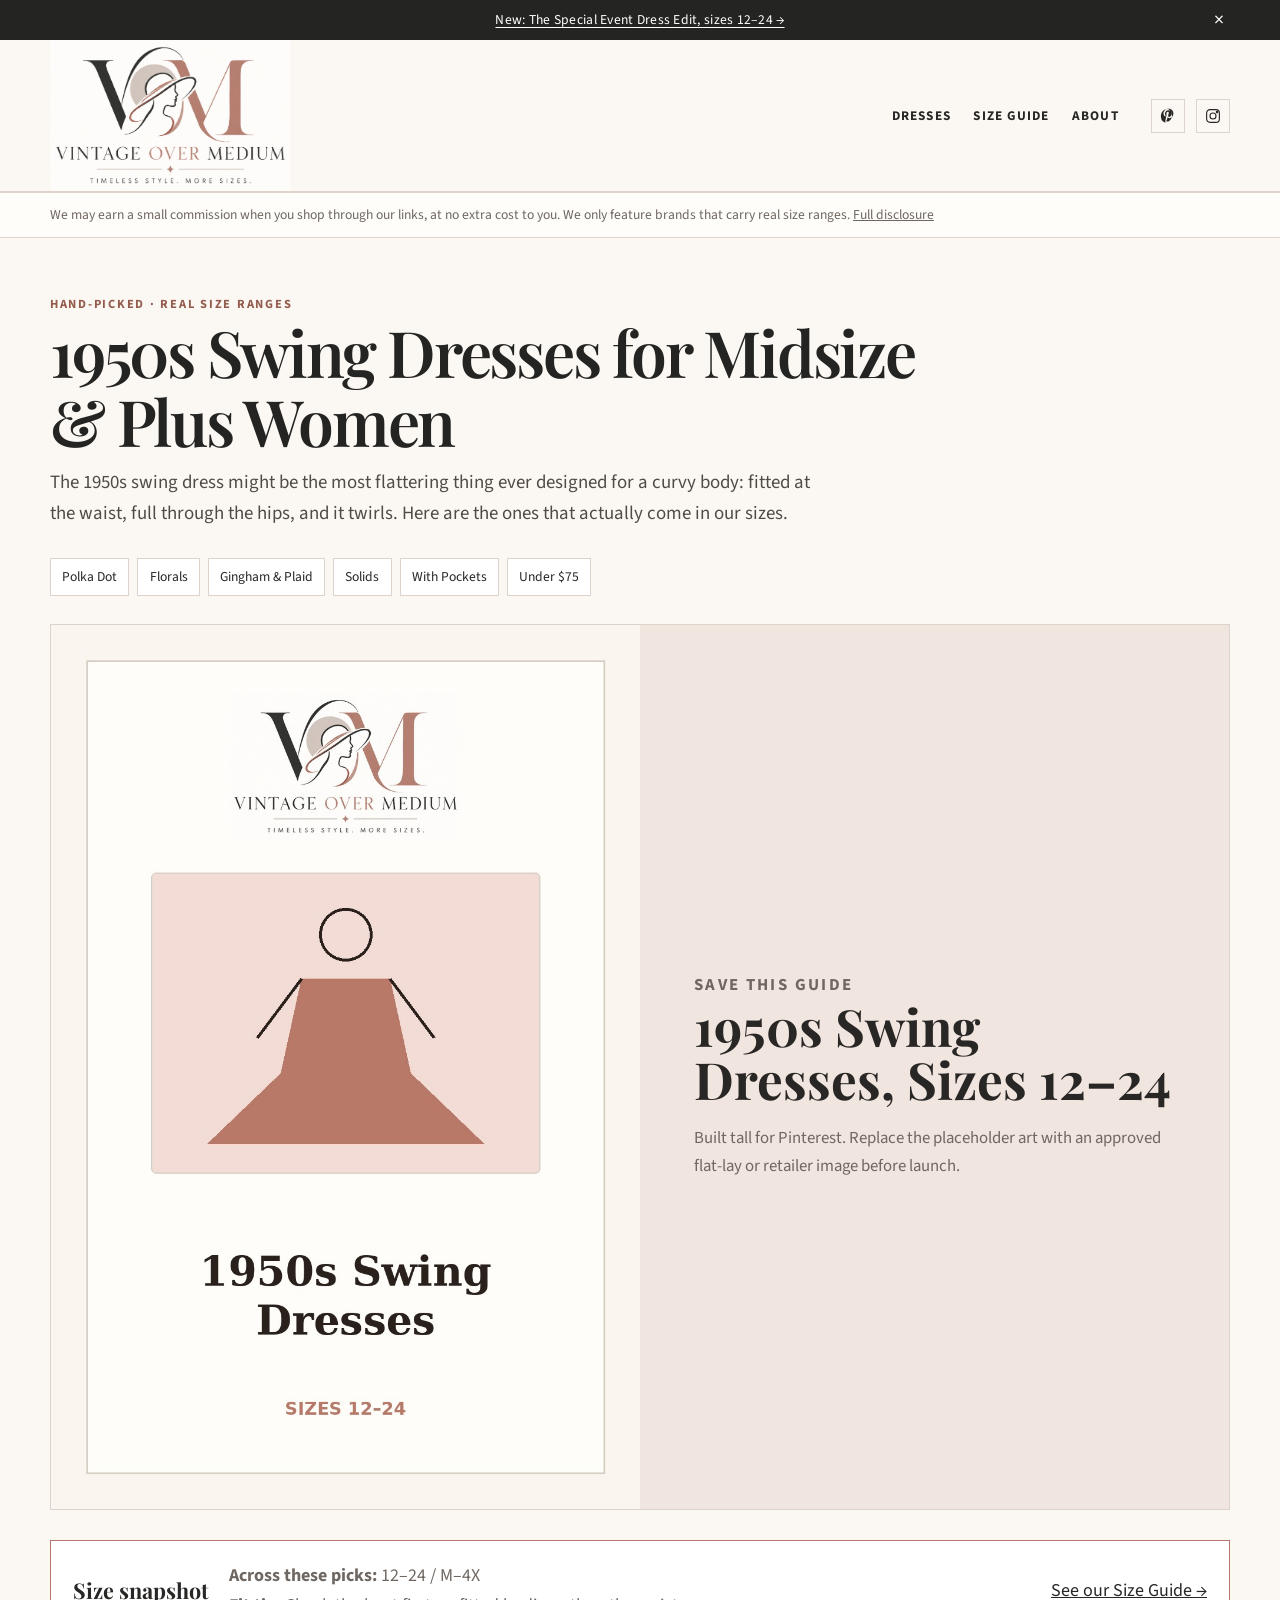
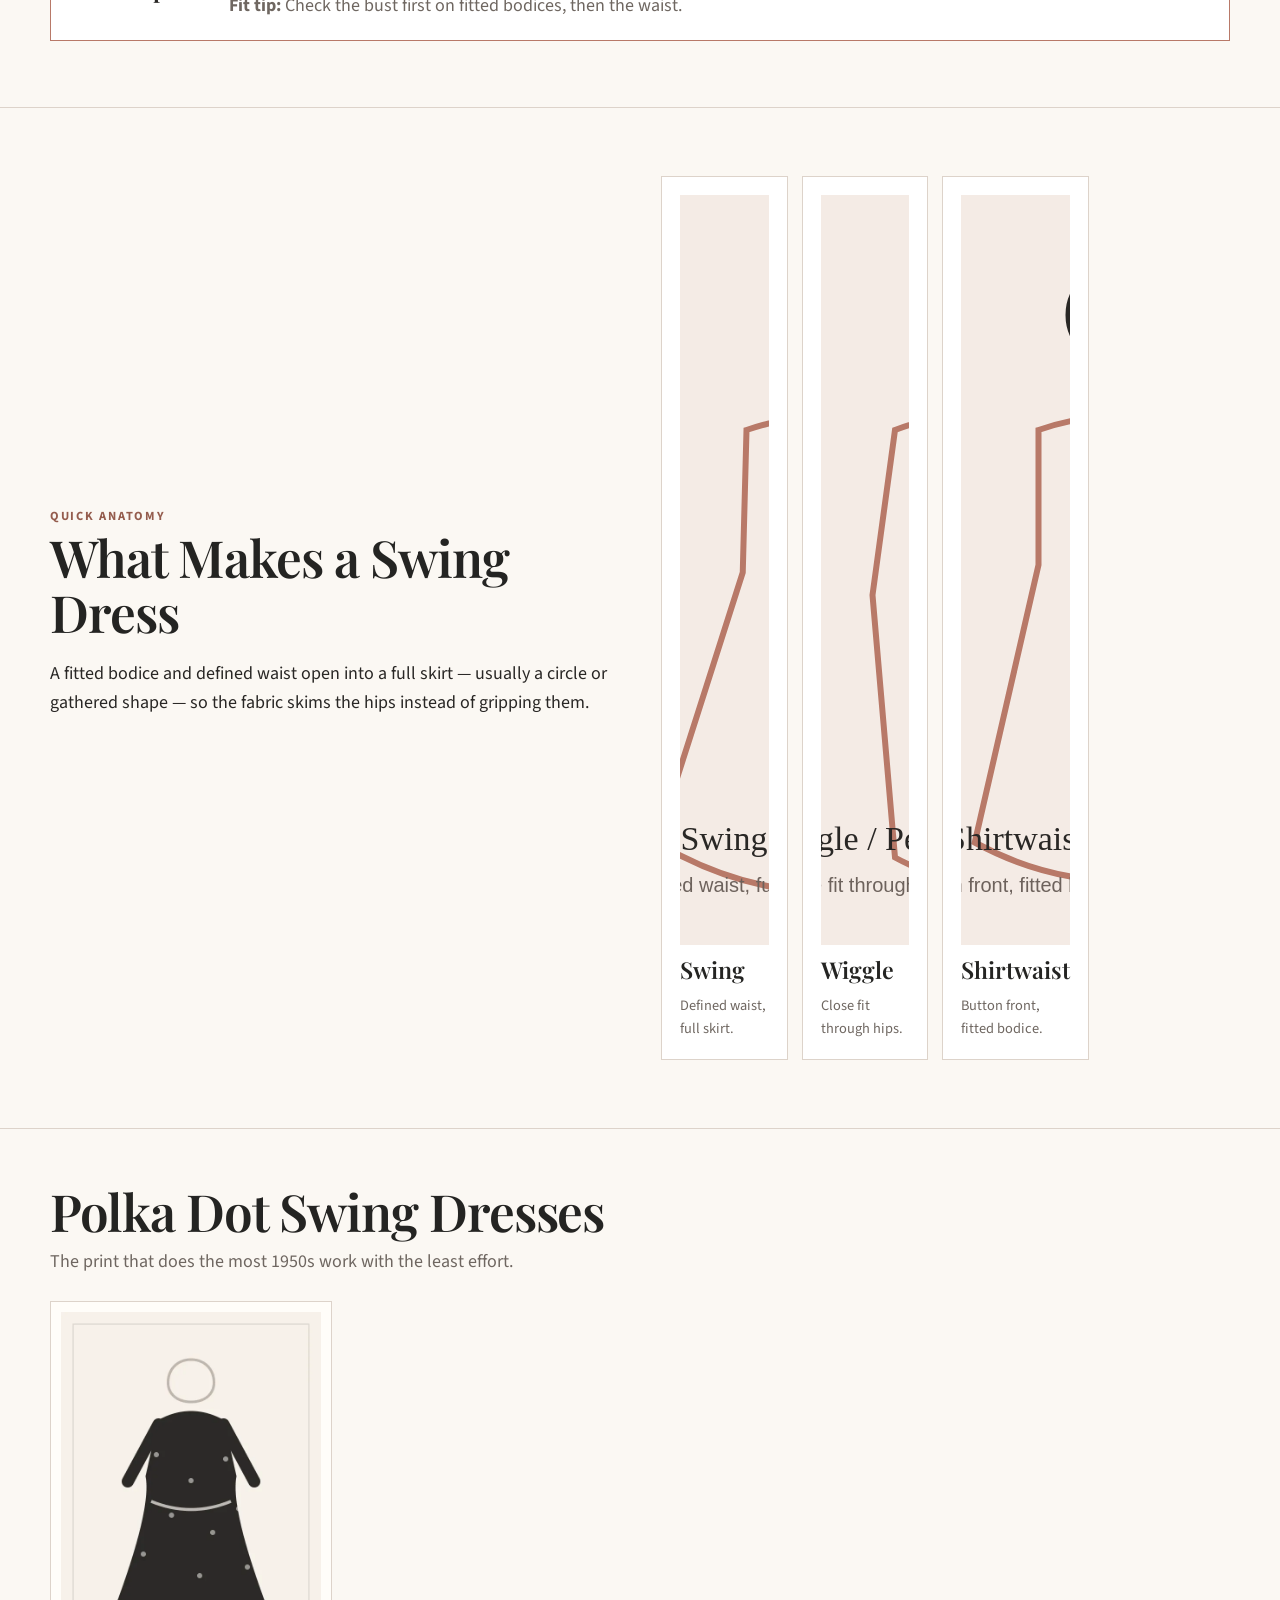
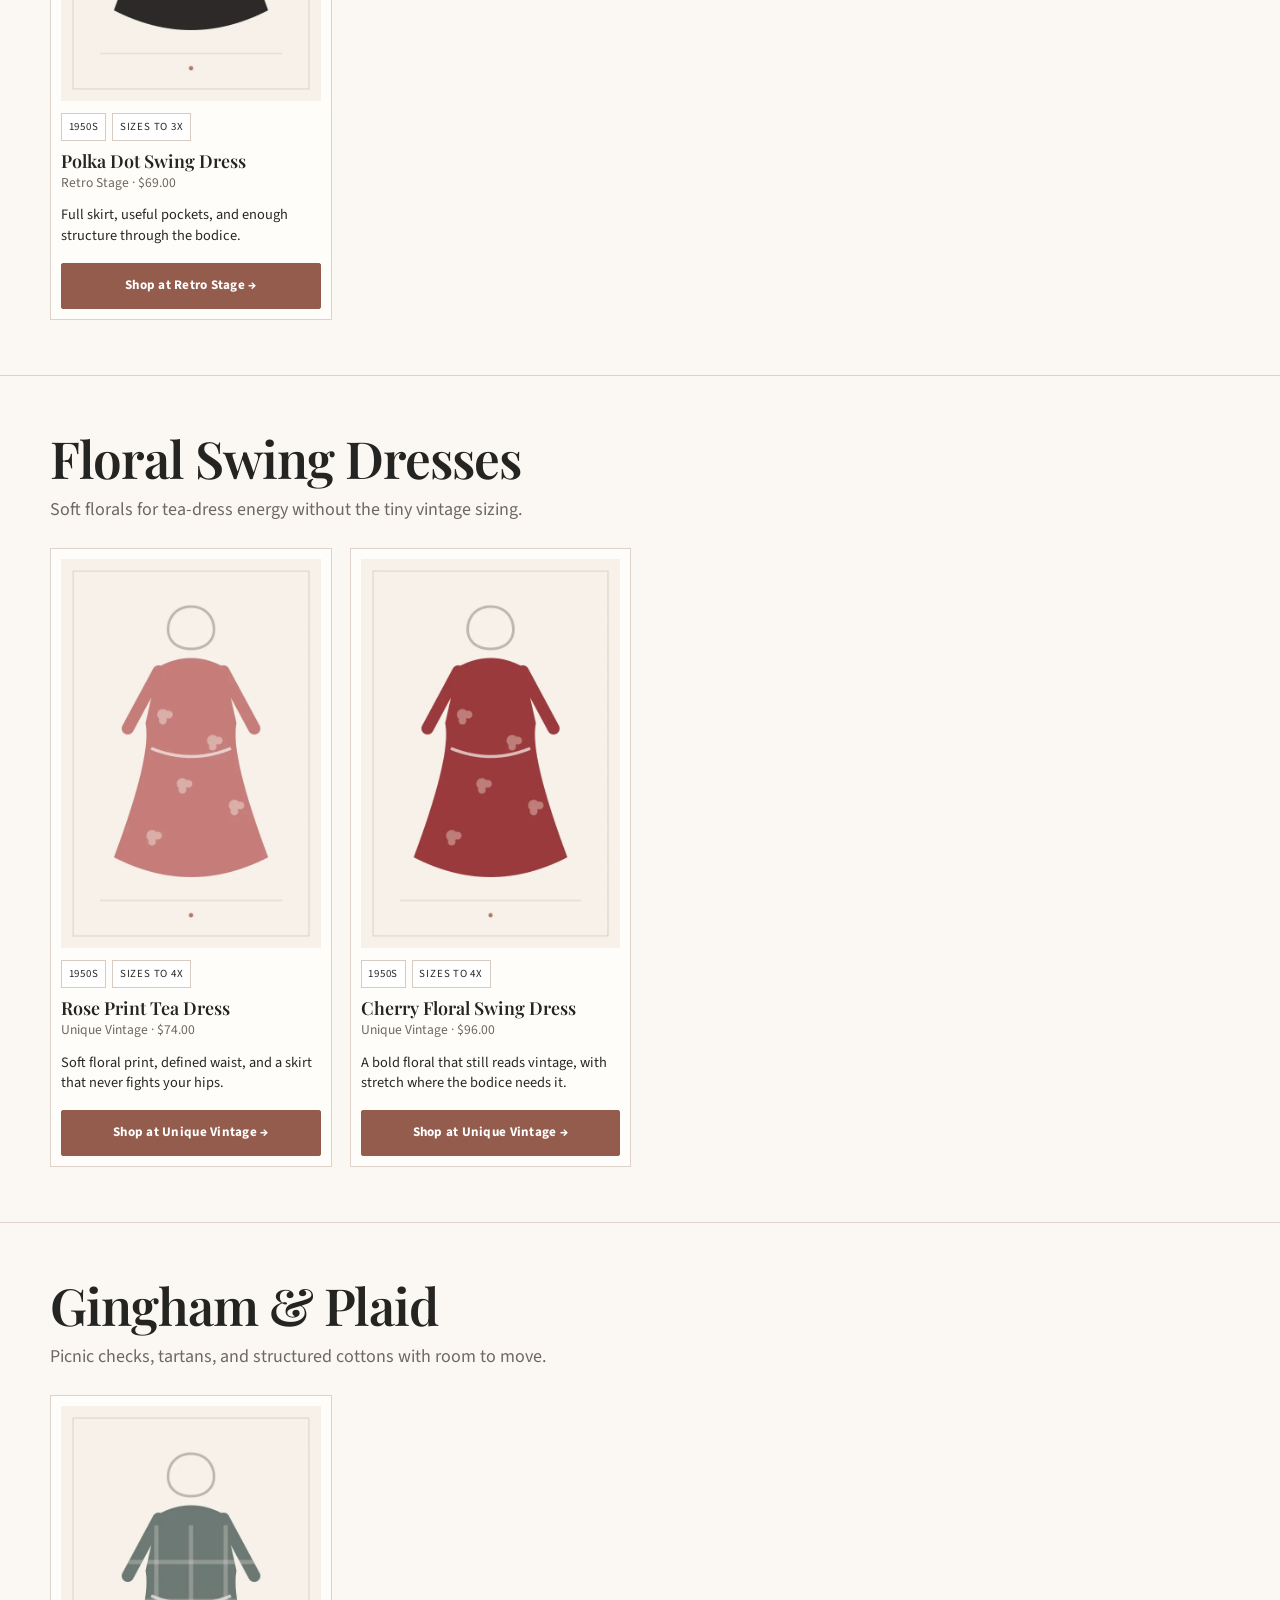
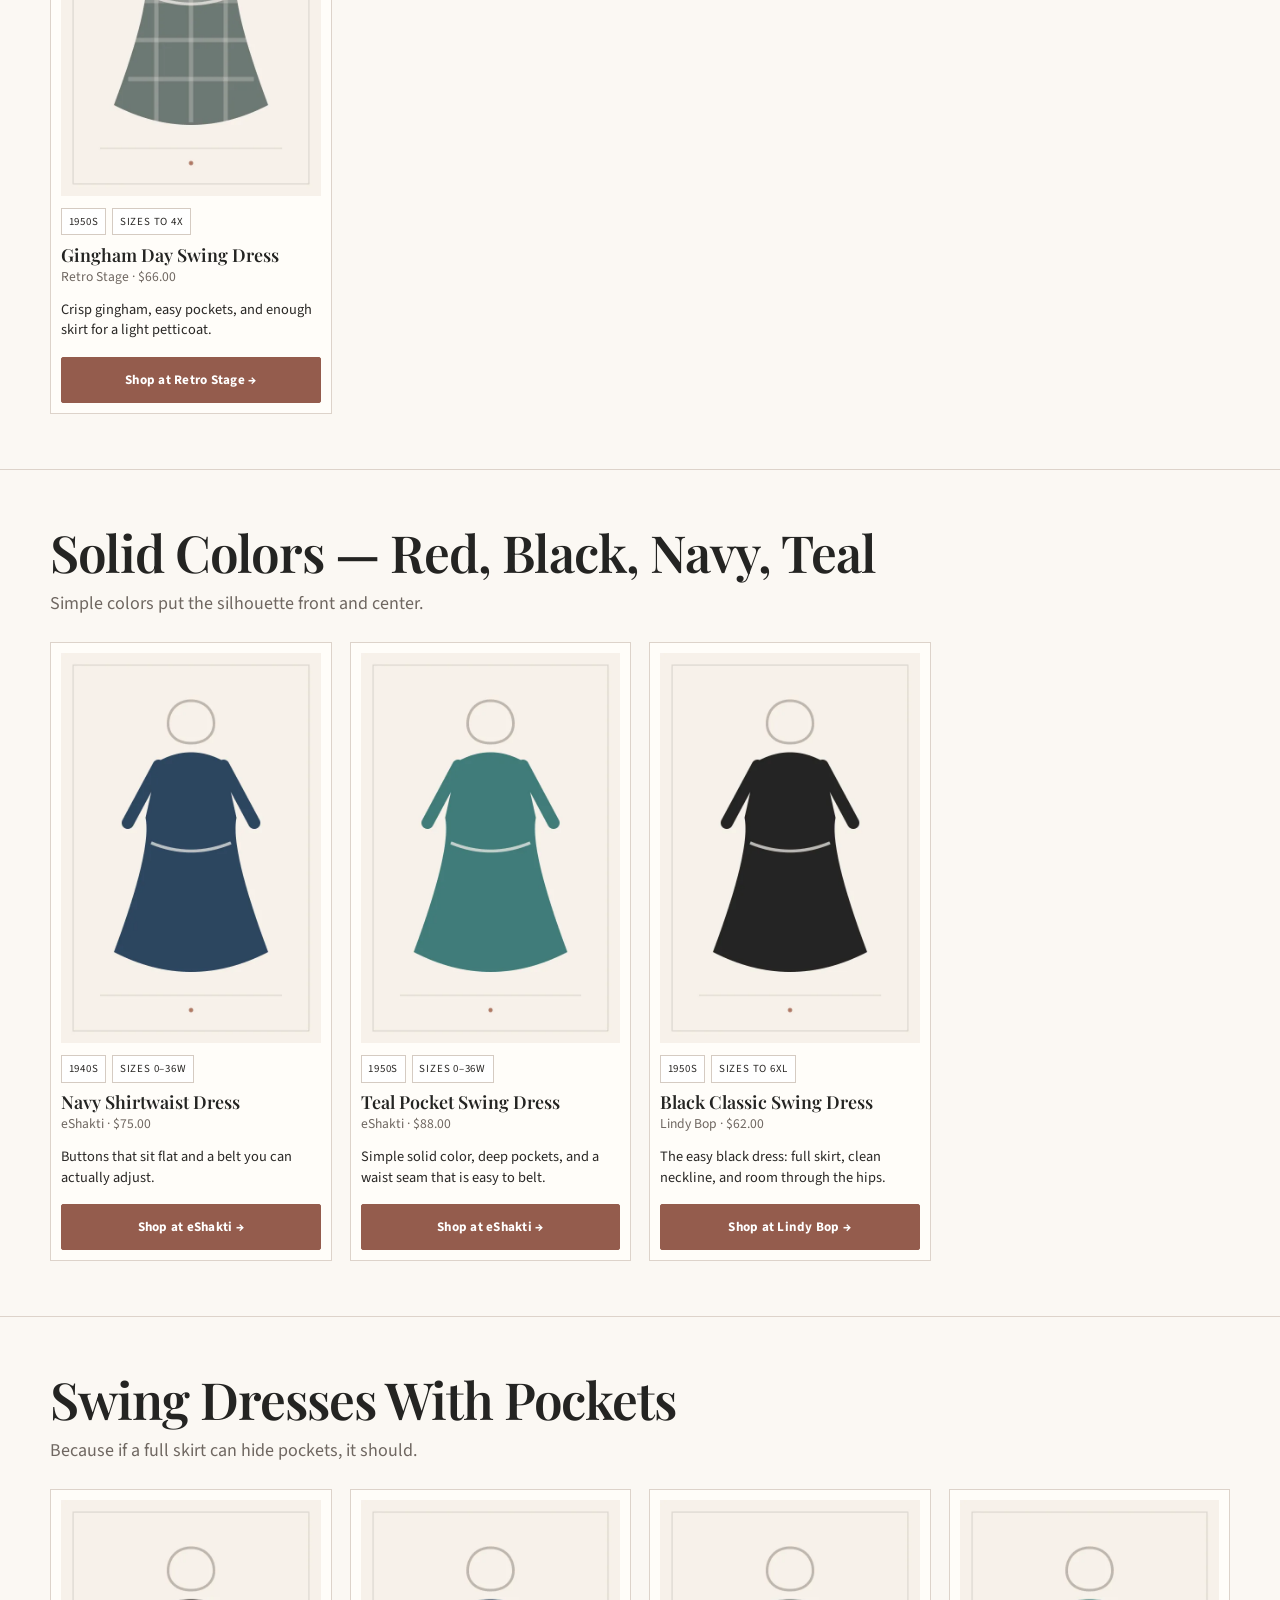
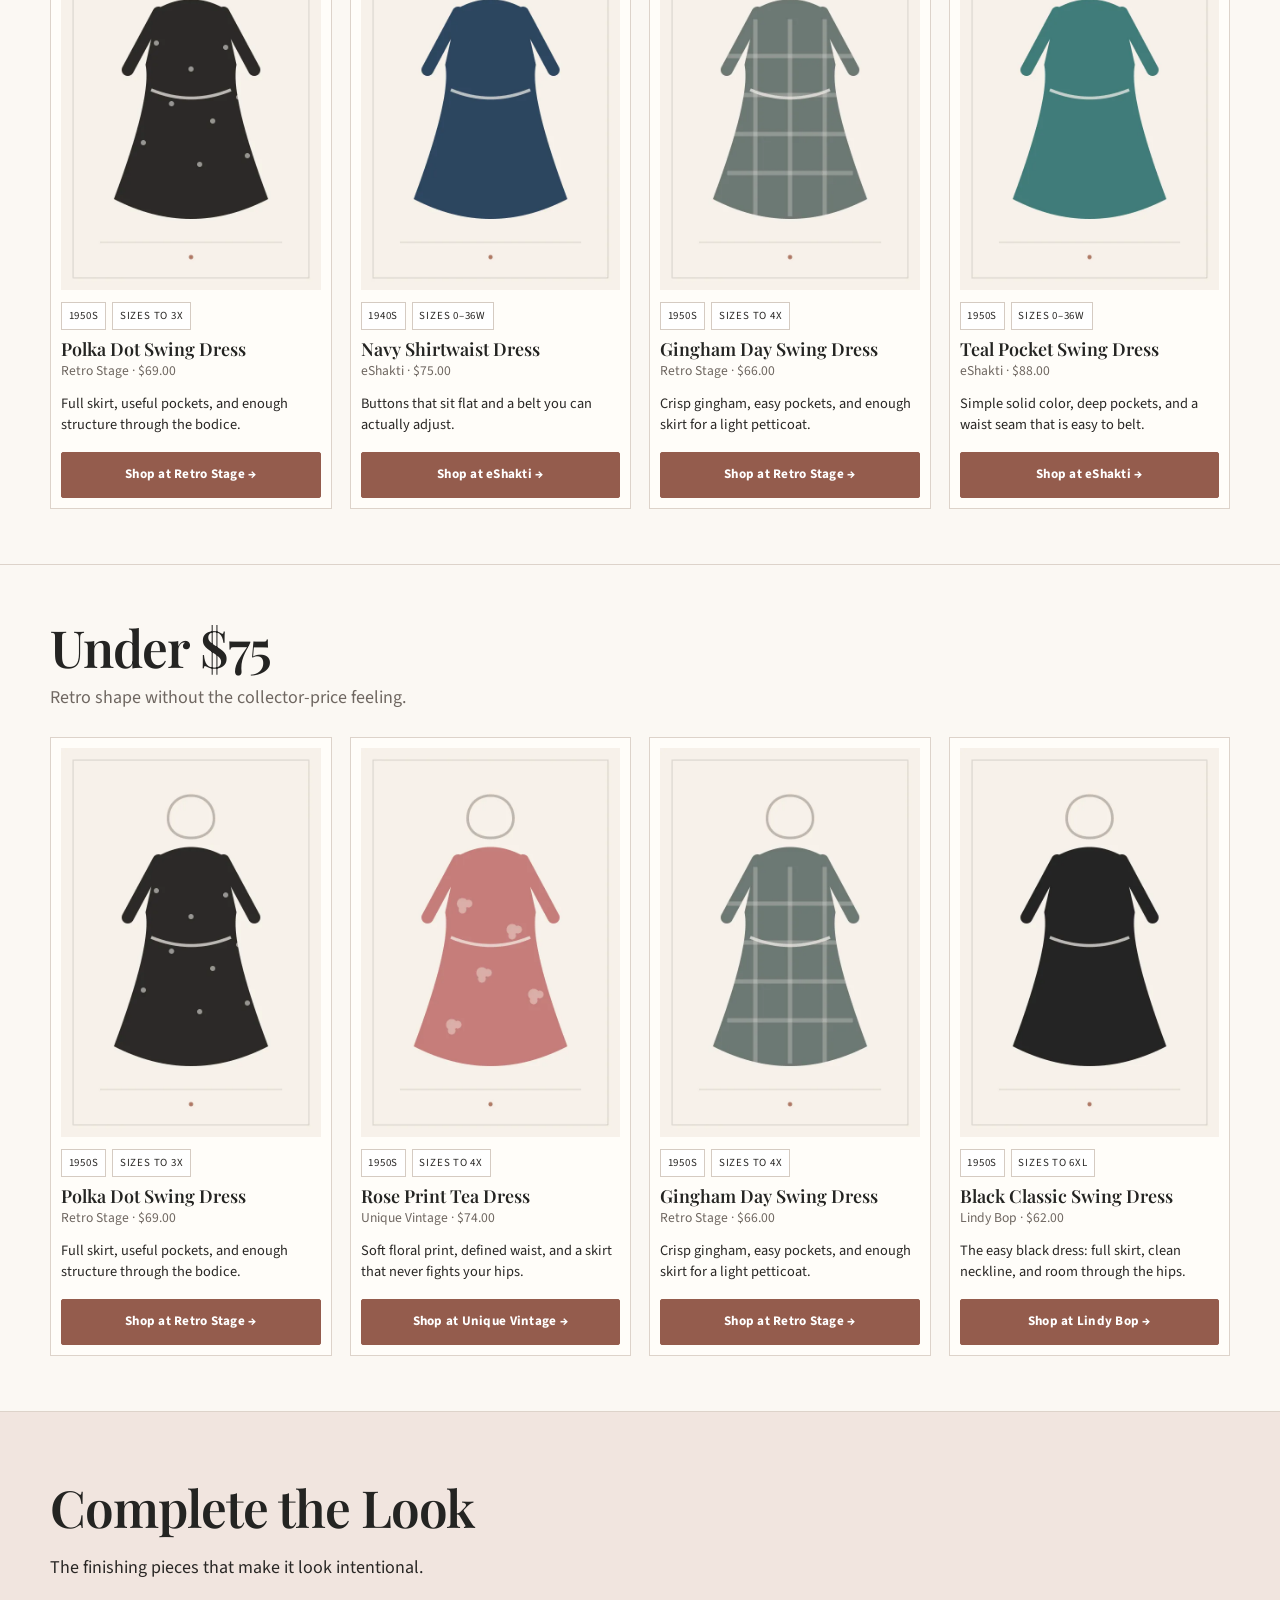
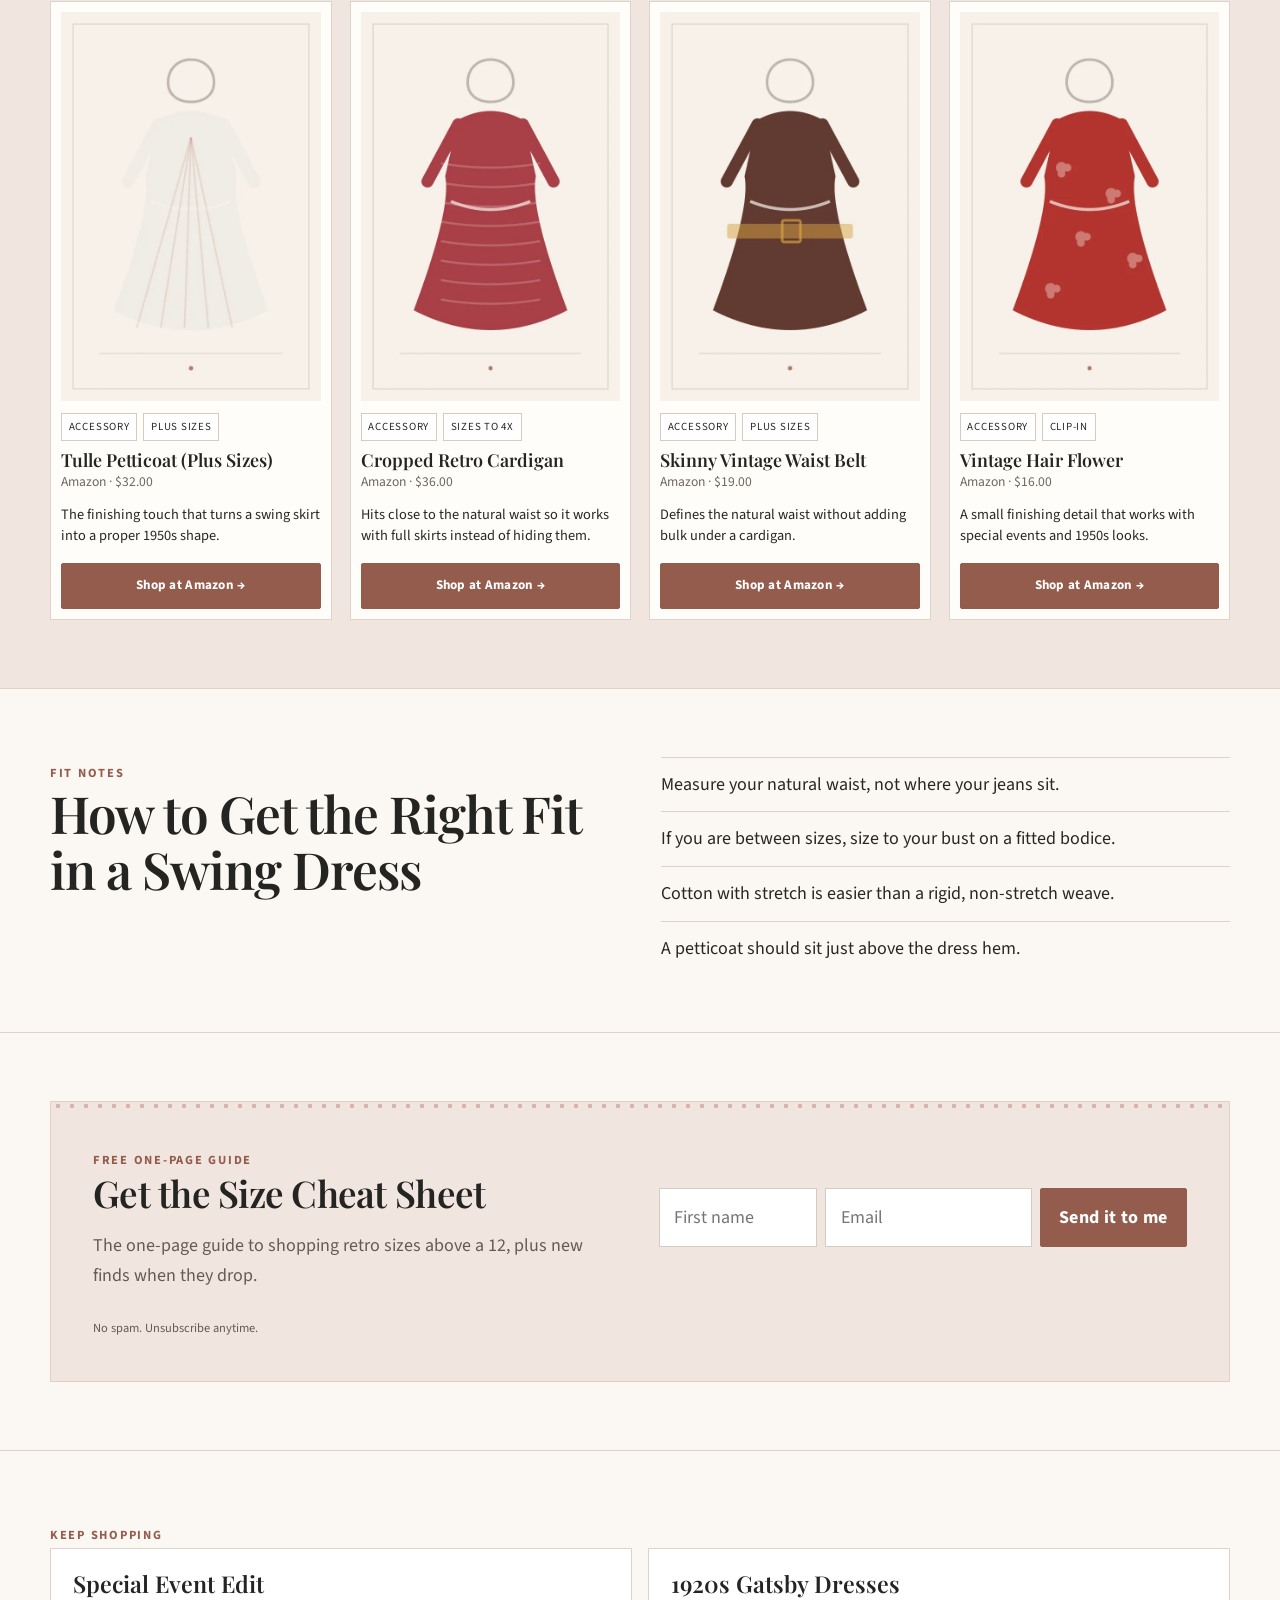
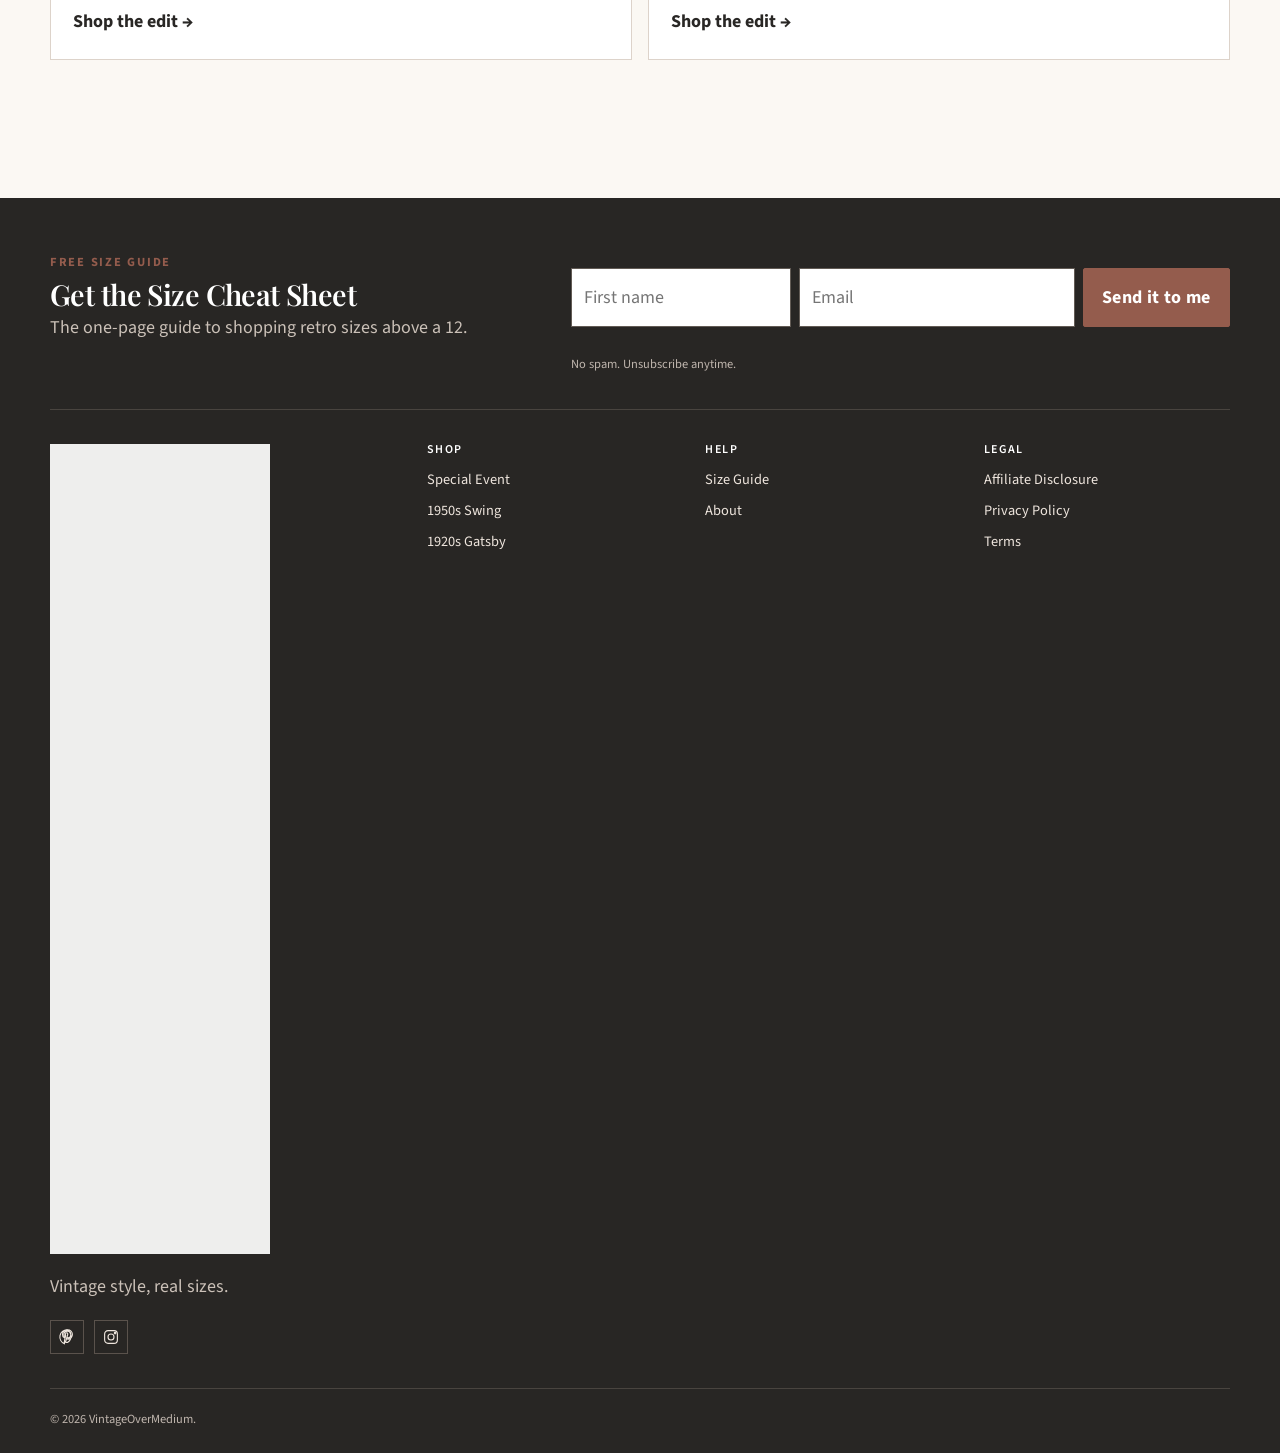
<file: 1950s-swing-dresses/index.html>
<!DOCTYPE html>

<html lang="en"><head><meta charset="utf-8"/><meta content="width=device-width,initial-scale=1" name="viewport"/>
<title>1950s Swing Dresses in Midsize &amp; Plus Sizes (12–24)</title><meta content="Full-skirted 1950s-style swing dresses in sizes 12 to 24. Polka dots, florals, gingham, and pockets, hand-picked for real fit." name="description"/><meta content="#fbf8f3" name="theme-color"/>
<link href="../assets/favicon.png" rel="icon"/><link href="../assets/style.css" rel="stylesheet"/>
<!-- Analytics placeholder: add Google Analytics or Plausible here. -->
<!-- Pinterest tag placeholder: add approved site tag here. -->
<link href="https://vintageovermedium.com/1950s-swing-dresses/" rel="canonical"/><meta content="VintageOverMedium" property="og:site_name"/><meta content="website" property="og:type"/><meta content="https://vintageovermedium.com/1950s-swing-dresses/" property="og:url"/><meta content="1950s Swing Dresses in Midsize &amp; Plus Sizes (12–24)" property="og:title"/><meta content="Full-skirted 1950s-style swing dresses in sizes 12 to 24. Polka dots, florals, gingham, and pockets, hand-picked for real fit." property="og:description"/><meta content="https://vintageovermedium.com/assets/og-swing.jpg" property="og:image"/><meta content="summary_large_image" name="twitter:card"/><!-- Pinterest domain claim: paste the p:domain_verify tag from Pinterest Business settings here --><script type="application/ld+json">{"@context":"https://schema.org","@type":"WebSite","name":"VintageOverMedium","url":"https://vintageovermedium.com/","sameAs":["https://www.pinterest.com/vintageovermedium/","https://www.instagram.com/vintageovermedium/"]}</script></head><body data-page="swing"><a class="skip-link" href="#main">Skip to content</a><div class="announcement"><div class="container"><a href="../special-event-dresses/">New: The Special Event Dress Edit, sizes 12–24 →</a><button aria-label="Dismiss announcement" data-dismiss-announcement="" type="button">×</button></div></div>
<header class="site-header"><div class="container header-inner">
<a class="brand" href="../"><img alt="Vintage Over Medium — Timeless Style. More Sizes." data-pin-nopin="true" height="810" src="../assets/logo.webp" width="1285"/></a>
<nav aria-label="Main navigation" class="nav" id="site-nav"><div class="dropdown"><a href="../special-event-dresses/">Dresses</a><div class="dropdown-menu"><a href="../special-event-dresses/">Special Event</a><a href="../1950s-swing-dresses/">1950s Swing</a><a href="../1920s-gatsby-dresses/">1920s Gatsby</a></div></div><a href="../vintage-size-guide/">Size Guide</a><a href="../about/">About</a></nav>
<div class="socials"><a aria-label="VintageOverMedium on Pinterest" href="https://www.pinterest.com/vintageovermedium/" rel="noopener" target="_blank"><svg aria-hidden="true" viewbox="0 0 24 24"><path d="M12 2.5a9.5 9.5 0 0 0-3.46 18.35c-.08-1.58-.02-3.49.39-5.24l1.22-5.16s-.31-.62-.31-1.54c0-1.44.84-2.52 1.88-2.52.89 0 1.32.67 1.32 1.47 0 .9-.57 2.24-.86 3.48-.24 1.04.52 1.89 1.55 1.89 1.86 0 3.29-1.96 3.29-4.79 0-2.5-1.8-4.26-4.37-4.26-2.98 0-4.73 2.23-4.73 4.54 0 .9.35 1.86.78 2.38.09.1.1.19.07.3l-.29 1.18c-.05.19-.15.23-.35.14-1.3-.6-2.11-2.49-2.11-4 0-3.25 2.36-6.24 6.81-6.24 3.58 0 6.36 2.55 6.36 5.96 0 3.56-2.24 6.42-5.35 6.42-1.04 0-2.02-.54-2.36-1.18l-.64 2.44c-.23.9-.86 2.03-1.28 2.72.96.3 1.98.46 3.04.46A9.5 9.5 0 0 0 12 2.5Z"></path></svg></a><a aria-label="VintageOverMedium on Instagram" href="https://www.instagram.com/vintageovermedium/" rel="noopener" target="_blank"><svg aria-hidden="true" viewbox="0 0 24 24"><rect height="17" rx="4.5" width="17" x="3.5" y="3.5"></rect><circle cx="12" cy="12" r="4"></circle><circle cx="17.4" cy="6.8" r="1"></circle></svg></a></div>
<button aria-controls="site-nav" aria-expanded="false" aria-label="Open menu" class="menu-btn" type="button">Menu</button>
</div></header><div class="disclosure"><div class="container">We may earn a small commission when you shop through our links, at no extra cost to you. We only feature brands that carry real size ranges. <a href="../disclosure/">Full disclosure</a></div></div><main id="main"><section class="page-hero"><div class="container"><span class="eyebrow">Hand-picked · real size ranges</span><h1>1950s Swing Dresses for Midsize &amp; Plus Women</h1><p class="lede">The 1950s swing dress might be the most flattering thing ever designed for a curvy body: fitted at the waist, full through the hips, and it twirls. Here are the ones that actually come in our sizes.</p><div class="jump"><a href="#polka">Polka Dot</a><a href="#floral">Florals</a><a href="#gingham">Gingham &amp; Plaid</a><a href="#solids">Solids</a><a href="#pockets">With Pockets</a><a href="#under75">Under $75</a></div><div class="pin-hero"><div class="pin-visual"><img alt="1950s Swing Dresses, Sizes 12–24" data-pin-description="1950s Swing Dresses, Sizes 12–24 — VintageOverMedium" fetchpriority="high" height="1500" loading="eager" src="../assets/pin-swing.jpg" width="1000"/></div><div class="pin-copy"><span class="eyebrow">Save this guide</span><strong>1950s Swing Dresses, Sizes 12–24</strong><span>Built tall for Pinterest. Replace the placeholder art with an approved flat-lay or retailer image before launch.</span></div></div><div class="snapshot"><strong>Size snapshot</strong><p><b>Across these picks:</b> 12–24 / M–4X<br/><b>Fit tip:</b> Check the bust first on fitted bodices, then the waist.</p><a href="../vintage-size-guide/">See our Size Guide →</a></div></div></section><section class="section"><div class="container measure-grid"><div><span class="eyebrow">Quick anatomy</span><h2>What Makes a Swing Dress</h2><p>A fitted bodice and defined waist open into a full skirt — usually a circle or gathered shape — so the fabric skims the hips instead of gripping them.</p></div><div class="silhouette-grid"><div class="silhouette"><img alt="Line illustration of a 1950s swing silhouette" data-pin-nopin="true" height="750" loading="lazy" src="../assets/silhouette-swing.svg" width="600"/><h3>Swing</h3><p>Defined waist, full skirt.</p></div><div class="silhouette"><img alt="Line illustration of a wiggle dress silhouette" data-pin-nopin="true" height="750" loading="lazy" src="../assets/silhouette-wiggle.svg" width="600"/><h3>Wiggle</h3><p>Close fit through hips.</p></div><div class="silhouette"><img alt="Line illustration of a shirtwaist dress silhouette" data-pin-nopin="true" height="750" loading="lazy" src="../assets/silhouette-shirtwaist.svg" width="600"/><h3>Shirtwaist</h3><p>Button front, fitted bodice.</p></div></div></div></section><section class="product-section" id="polka"><div class="container"><h2>Polka Dot Swing Dresses</h2><p class="intro">The print that does the most 1950s work with the least effort.</p><div class="product-grid" data-page="swing" data-section="polka"><p class="product-fallback">See our current picks on <a href="https://www.pinterest.com/vintageovermedium/" rel="noopener" target="_blank">Pinterest →</a></p></div></div></section><section class="product-section" id="floral"><div class="container"><h2>Floral Swing Dresses</h2><p class="intro">Soft florals for tea-dress energy without the tiny vintage sizing.</p><div class="product-grid" data-page="swing" data-section="floral"><p class="product-fallback">See our current picks on <a href="https://www.pinterest.com/vintageovermedium/" rel="noopener" target="_blank">Pinterest →</a></p></div></div></section><section class="product-section" id="gingham"><div class="container"><h2>Gingham &amp; Plaid</h2><p class="intro">Picnic checks, tartans, and structured cottons with room to move.</p><div class="product-grid" data-page="swing" data-section="gingham"><p class="product-fallback">See our current picks on <a href="https://www.pinterest.com/vintageovermedium/" rel="noopener" target="_blank">Pinterest →</a></p></div></div></section><section class="product-section" id="solids"><div class="container"><h2>Solid Colors — Red, Black, Navy, Teal</h2><p class="intro">Simple colors put the silhouette front and center.</p><div class="product-grid" data-page="swing" data-section="solids"><p class="product-fallback">See our current picks on <a href="https://www.pinterest.com/vintageovermedium/" rel="noopener" target="_blank">Pinterest →</a></p></div></div></section><section class="product-section" id="pockets"><div class="container"><h2>Swing Dresses With Pockets</h2><p class="intro">Because if a full skirt can hide pockets, it should.</p><div class="product-grid" data-page="swing" data-section="pockets"><p class="product-fallback">See our current picks on <a href="https://www.pinterest.com/vintageovermedium/" rel="noopener" target="_blank">Pinterest →</a></p></div></div></section><section class="product-section" id="under75"><div class="container"><h2>Under $75</h2><p class="intro">Retro shape without the collector-price feeling.</p><div class="product-grid" data-page="swing" data-section="under75"><p class="product-fallback">See our current picks on <a href="https://www.pinterest.com/vintageovermedium/" rel="noopener" target="_blank">Pinterest →</a></p></div></div></section><section class="section soft"><div class="container"><h2>Complete the Look</h2><p>The finishing pieces that make it look intentional.</p><div class="product-grid compact-product-grid" data-page="swing" data-section="accessory"><p class="product-fallback">See our current picks on <a href="https://www.pinterest.com/vintageovermedium/" rel="noopener" target="_blank">Pinterest →</a></p></div></div></section><section class="section"><div class="container tips"><div><span class="eyebrow">Fit notes</span><h2>How to Get the Right Fit in a Swing Dress</h2></div><div class="tip-list"><div class="tip">Measure your natural waist, not where your jeans sit.</div><div class="tip">If you are between sizes, size to your bust on a fitted bodice.</div><div class="tip">Cotton with stretch is easier than a rigid, non-stretch weave.</div><div class="tip">A petticoat should sit just above the dress hem.</div></div></div></section><section class="section"><div class="container"><div class="signup"><div class="signup-grid"><div><span class="eyebrow">Free one-page guide</span><h2>Get the Size Cheat Sheet</h2><p>The one-page guide to shopping retro sizes above a 12, plus new finds when they drop.</p></div><form action="#" class="demo-form" method="post"><label class="sr-only" for="fname-140256980033072">First name</label><input autocomplete="given-name" id="fname-140256980033072" name="first_name" placeholder="First name"/><label class="sr-only" for="email-140256980033072">Email</label><input autocomplete="email" id="email-140256980033072" name="email" placeholder="Email" required="" type="email"/><button class="btn" type="submit">Send it to me</button><div aria-live="polite" class="form-message"></div></form></div><p class="form-note">No spam. Unsubscribe anytime.</p></div></div></section><section class="section"><div class="container"><span class="eyebrow">Keep shopping</span><div class="keep-shopping"><a href="../special-event-dresses/"><h3>Special Event Edit</h3><strong>Shop the edit →</strong></a><a href="../1920s-gatsby-dresses/"><h3>1920s Gatsby Dresses</h3><strong>Shop the edit →</strong></a></div></div></section></main><footer class="site-footer"><div class="container">
<div class="footer-signup"><div><span class="eyebrow">Free size guide</span><h2>Get the Size Cheat Sheet</h2><p>The one-page guide to shopping retro sizes above a 12.</p></div><form class="demo-form"><label class="sr-only" for="footer-first-name">First name</label><input id="footer-first-name" name="first_name" placeholder="First name"/><label class="sr-only" for="footer-email">Email</label><input id="footer-email" name="email" placeholder="Email" required="" type="email"/><button class="btn" type="submit">Send it to me</button><div aria-live="polite" class="form-message"></div></form><p class="form-note">No spam. Unsubscribe anytime.</p></div>
<div class="footer-grid"><div class="footer-brand"><img alt="Vintage Over Medium" data-pin-nopin="true" height="810" src="../assets/logo.webp" width="1285"/><p>Vintage style, real sizes.</p><div class="footer-socials"><a aria-label="VintageOverMedium on Pinterest" href="https://www.pinterest.com/vintageovermedium/" rel="noopener" target="_blank"><svg aria-hidden="true" viewbox="0 0 24 24"><path d="M12 2.5a9.5 9.5 0 0 0-3.46 18.35c-.08-1.58-.02-3.49.39-5.24l1.22-5.16s-.31-.62-.31-1.54c0-1.44.84-2.52 1.88-2.52.89 0 1.32.67 1.32 1.47 0 .9-.57 2.24-.86 3.48-.24 1.04.52 1.89 1.55 1.89 1.86 0 3.29-1.96 3.29-4.79 0-2.5-1.8-4.26-4.37-4.26-2.98 0-4.73 2.23-4.73 4.54 0 .9.35 1.86.78 2.38.09.1.1.19.07.3l-.29 1.18c-.05.19-.15.23-.35.14-1.3-.6-2.11-2.49-2.11-4 0-3.25 2.36-6.24 6.81-6.24 3.58 0 6.36 2.55 6.36 5.96 0 3.56-2.24 6.42-5.35 6.42-1.04 0-2.02-.54-2.36-1.18l-.64 2.44c-.23.9-.86 2.03-1.28 2.72.96.3 1.98.46 3.04.46A9.5 9.5 0 0 0 12 2.5Z"></path></svg></a><a aria-label="VintageOverMedium on Instagram" href="https://www.instagram.com/vintageovermedium/" rel="noopener" target="_blank"><svg aria-hidden="true" viewbox="0 0 24 24"><rect height="17" rx="4.5" width="17" x="3.5" y="3.5"></rect><circle cx="12" cy="12" r="4"></circle><circle cx="17.4" cy="6.8" r="1"></circle></svg></a></div></div>
<div><h3>Shop</h3><div class="footer-links"><a href="../special-event-dresses/">Special Event</a><a href="../1950s-swing-dresses/">1950s Swing</a><a href="../1920s-gatsby-dresses/">1920s Gatsby</a></div></div>
<div><h3>Help</h3><div class="footer-links"><a href="../vintage-size-guide/">Size Guide</a><a href="../about/">About</a></div></div>
<div><h3>Legal</h3><div class="footer-links"><a href="../disclosure/">Affiliate Disclosure</a><a href="../privacy/">Privacy Policy</a><a href="../terms/">Terms</a></div></div></div>
<div class="footer-bottom">© 2026 VintageOverMedium. <!-- Enable after Amazon Associates approval: As an Amazon Associate we earn from qualifying purchases. --></div>
</div></footer>
<div aria-hidden="true" class="modal-backdrop"><div aria-labelledby="signup-title" aria-modal="true" class="modal" role="dialog" tabindex="-1"><button aria-label="Close" class="close" data-close-modal="" type="button">×</button><span class="eyebrow">Before you go</span><h2 id="signup-title">Know your vintage size.</h2><p>Get the one-page cheat sheet for shopping retro sizes above a 12.</p><form class="demo-form"><label class="sr-only" for="popup-first-name">First name</label><input id="popup-first-name" name="first_name" placeholder="First name"/><label class="sr-only" for="popup-email">Email</label><input id="popup-email" name="email" placeholder="Email" required="" type="email"/><button class="btn" type="submit">Send it to me</button><div aria-live="polite" class="form-message"></div></form></div></div>
<script src="../assets/site.js"></script><script async="" data-pin-hover="true" defer="" src="https://assets.pinterest.com/js/pinit.js"></script></body></html>
</file>
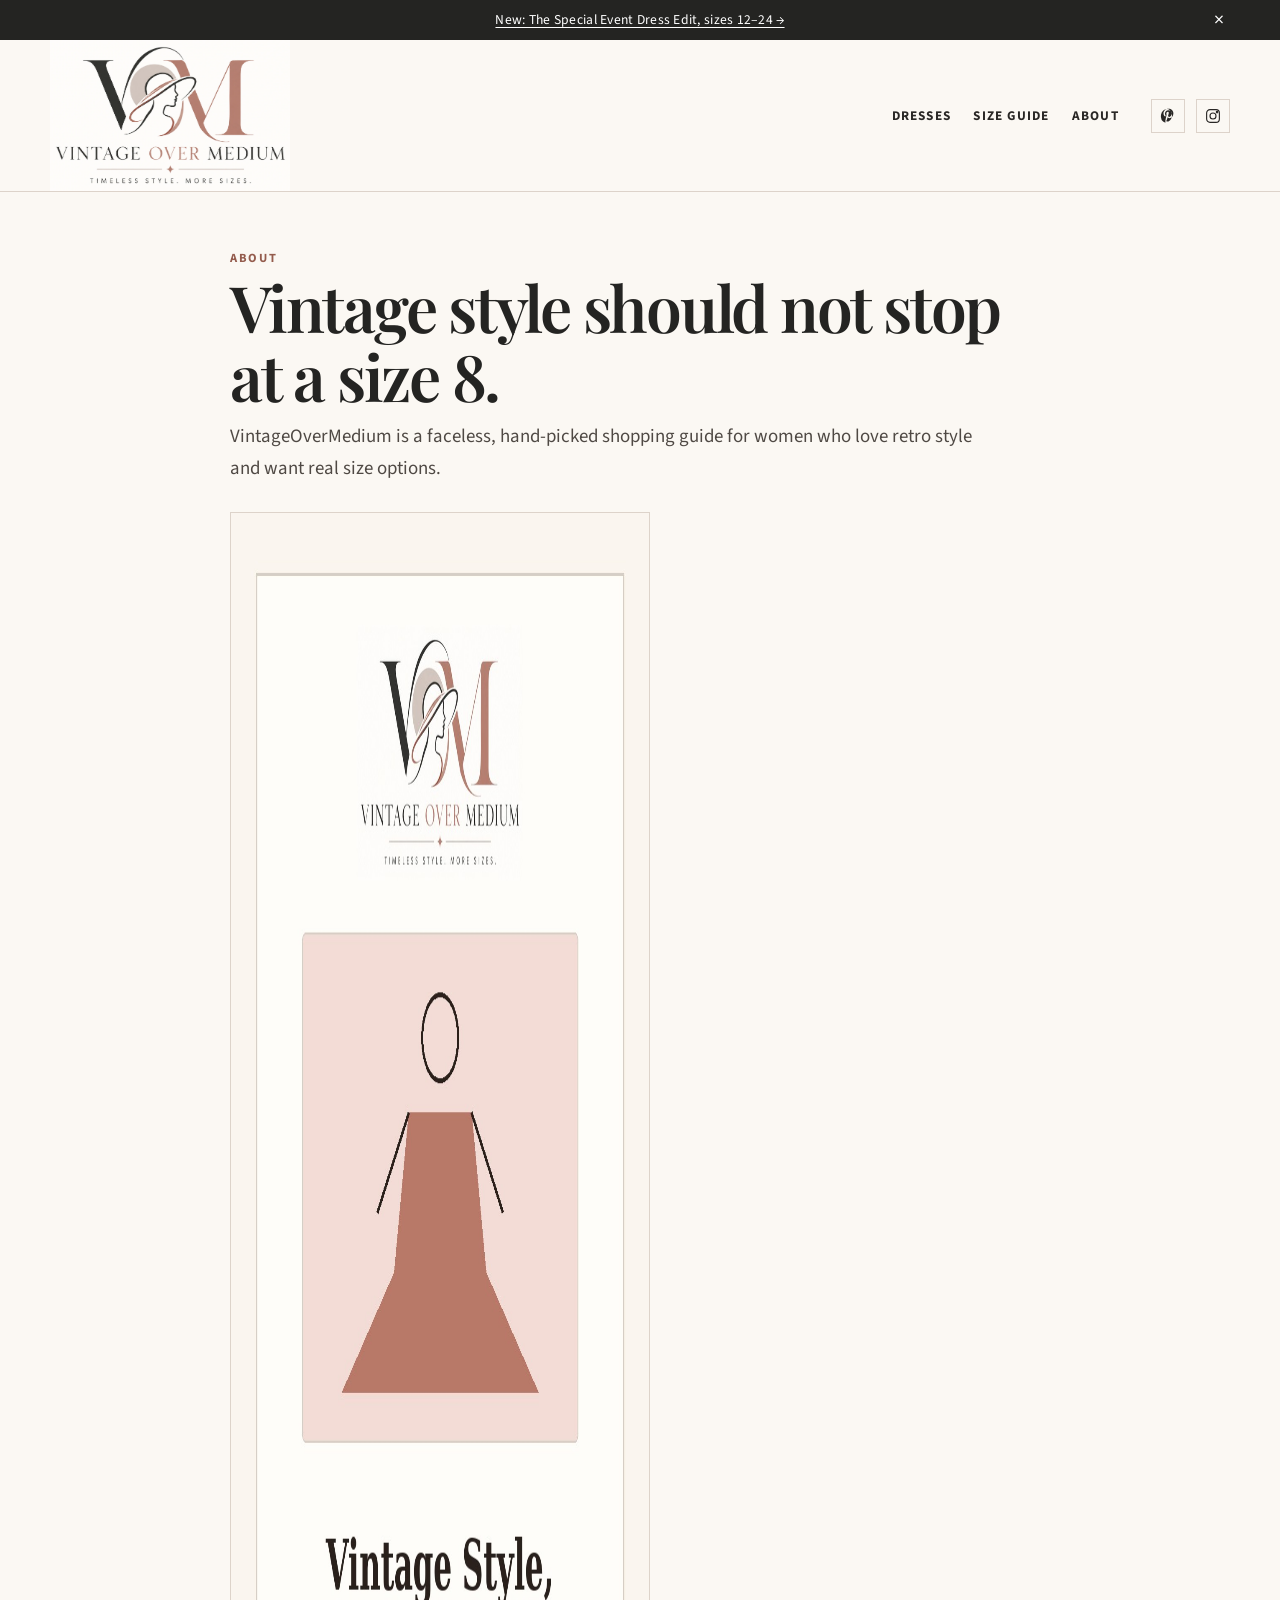
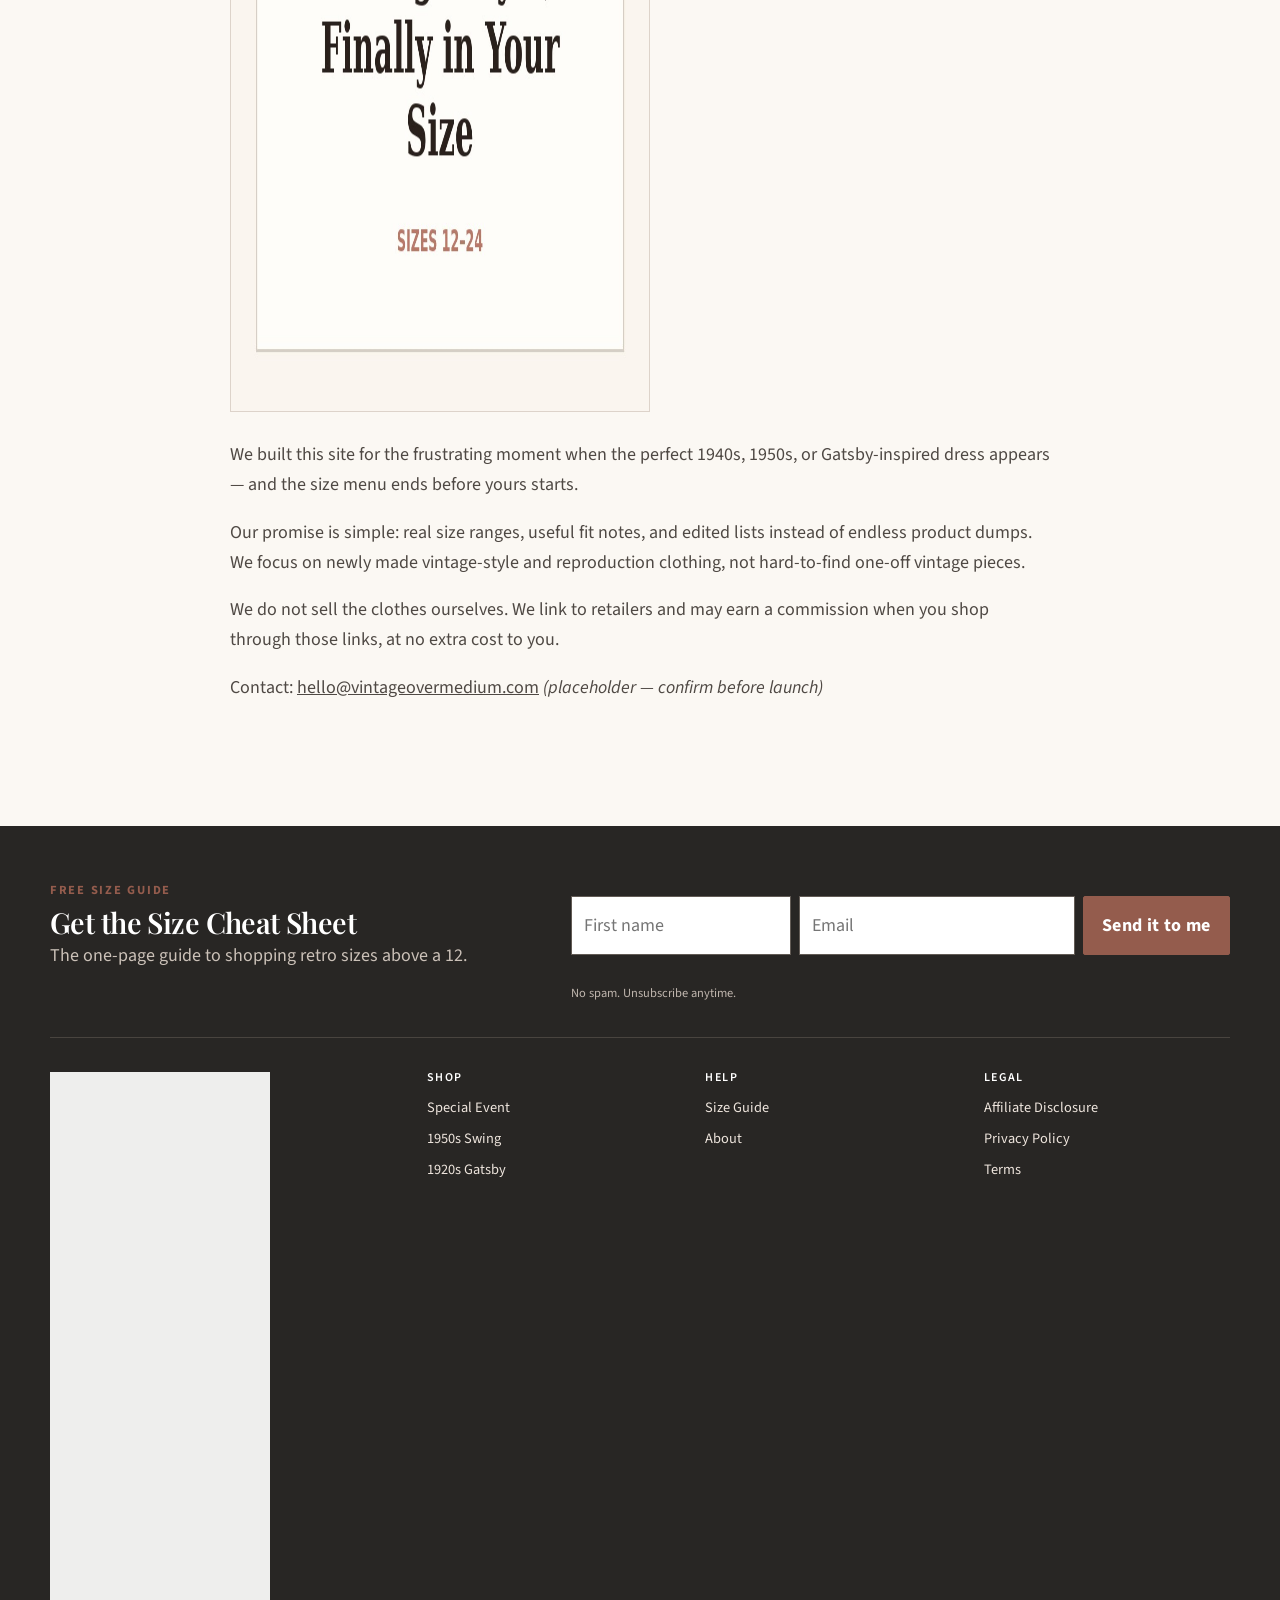
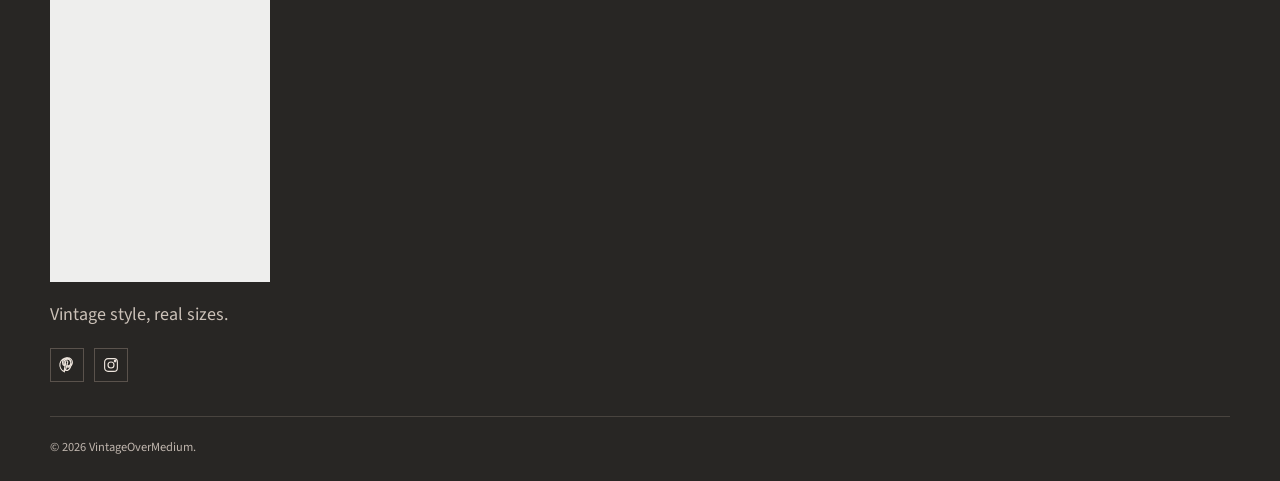
<file: about/index.html>
<!DOCTYPE html>

<html lang="en"><head><meta charset="utf-8"/><meta content="width=device-width,initial-scale=1" name="viewport"/>
<title>About | VintageOverMedium</title><meta content="Why VintageOverMedium exists: hand-picked vintage-style clothing with real size ranges and useful fit notes." name="description"/><meta content="#fbf8f3" name="theme-color"/>
<link href="../assets/favicon.png" rel="icon"/><link href="../assets/style.css" rel="stylesheet"/>
<!-- Analytics placeholder: add Google Analytics or Plausible here. -->
<!-- Pinterest tag placeholder: add approved site tag here. -->
<link href="https://vintageovermedium.com/about/" rel="canonical"/><meta content="VintageOverMedium" property="og:site_name"/><meta content="website" property="og:type"/><meta content="https://vintageovermedium.com/about/" property="og:url"/><meta content="About | VintageOverMedium" property="og:title"/><meta content="Why VintageOverMedium exists: hand-picked vintage-style clothing with real size ranges and useful fit notes." property="og:description"/><meta content="https://vintageovermedium.com/assets/og-home.jpg" property="og:image"/><meta content="summary_large_image" name="twitter:card"/><!-- Pinterest domain claim: paste the p:domain_verify tag from Pinterest Business settings here --><script type="application/ld+json">{"@context":"https://schema.org","@type":"WebSite","name":"VintageOverMedium","url":"https://vintageovermedium.com/","sameAs":["https://www.pinterest.com/vintageovermedium/","https://www.instagram.com/vintageovermedium/"]}</script></head><body><a class="skip-link" href="#main">Skip to content</a><div class="announcement"><div class="container"><a href="../special-event-dresses/">New: The Special Event Dress Edit, sizes 12–24 →</a><button aria-label="Dismiss announcement" data-dismiss-announcement="" type="button">×</button></div></div>
<header class="site-header"><div class="container header-inner">
<a class="brand" href="../"><img alt="Vintage Over Medium — Timeless Style. More Sizes." data-pin-nopin="true" height="810" src="../assets/logo.webp" width="1285"/></a>
<nav aria-label="Main navigation" class="nav" id="site-nav"><div class="dropdown"><a href="../special-event-dresses/">Dresses</a><div class="dropdown-menu"><a href="../special-event-dresses/">Special Event</a><a href="../1950s-swing-dresses/">1950s Swing</a><a href="../1920s-gatsby-dresses/">1920s Gatsby</a></div></div><a href="../vintage-size-guide/">Size Guide</a><a href="../about/">About</a></nav>
<div class="socials"><a aria-label="VintageOverMedium on Pinterest" href="https://www.pinterest.com/vintageovermedium/" rel="noopener" target="_blank"><svg aria-hidden="true" viewbox="0 0 24 24"><path d="M12 2.5a9.5 9.5 0 0 0-3.46 18.35c-.08-1.58-.02-3.49.39-5.24l1.22-5.16s-.31-.62-.31-1.54c0-1.44.84-2.52 1.88-2.52.89 0 1.32.67 1.32 1.47 0 .9-.57 2.24-.86 3.48-.24 1.04.52 1.89 1.55 1.89 1.86 0 3.29-1.96 3.29-4.79 0-2.5-1.8-4.26-4.37-4.26-2.98 0-4.73 2.23-4.73 4.54 0 .9.35 1.86.78 2.38.09.1.1.19.07.3l-.29 1.18c-.05.19-.15.23-.35.14-1.3-.6-2.11-2.49-2.11-4 0-3.25 2.36-6.24 6.81-6.24 3.58 0 6.36 2.55 6.36 5.96 0 3.56-2.24 6.42-5.35 6.42-1.04 0-2.02-.54-2.36-1.18l-.64 2.44c-.23.9-.86 2.03-1.28 2.72.96.3 1.98.46 3.04.46A9.5 9.5 0 0 0 12 2.5Z"></path></svg></a><a aria-label="VintageOverMedium on Instagram" href="https://www.instagram.com/vintageovermedium/" rel="noopener" target="_blank"><svg aria-hidden="true" viewbox="0 0 24 24"><rect height="17" rx="4.5" width="17" x="3.5" y="3.5"></rect><circle cx="12" cy="12" r="4"></circle><circle cx="17.4" cy="6.8" r="1"></circle></svg></a></div>
<button aria-controls="site-nav" aria-expanded="false" aria-label="Open menu" class="menu-btn" type="button">Menu</button>
</div></header><main id="main"><section class="page-hero"><div class="container article"><span class="eyebrow">About</span><h1>Vintage style should not stop at a size 8.</h1><p class="lede">VintageOverMedium is a faceless, hand-picked shopping guide for women who love retro style and want real size options.</p><img alt="VintageOverMedium editorial illustration" height="1500" loading="lazy" src="../assets/pin-home.jpg" style="max-width:420px;border:1px solid var(--line);margin:28px 0" width="1000"/><p>We built this site for the frustrating moment when the perfect 1940s, 1950s, or Gatsby-inspired dress appears — and the size menu ends before yours starts.</p><p>Our promise is simple: real size ranges, useful fit notes, and edited lists instead of endless product dumps. We focus on newly made vintage-style and reproduction clothing, not hard-to-find one-off vintage pieces.</p><p>We do not sell the clothes ourselves. We link to retailers and may earn a commission when you shop through those links, at no extra cost to you.</p><p>Contact: <a href="mailto:hello@vintageovermedium.com">hello@vintageovermedium.com</a> <em>(placeholder — confirm before launch)</em></p></div></section></main><footer class="site-footer"><div class="container">
<div class="footer-signup"><div><span class="eyebrow">Free size guide</span><h2>Get the Size Cheat Sheet</h2><p>The one-page guide to shopping retro sizes above a 12.</p></div><form class="demo-form"><label class="sr-only" for="footer-first-name">First name</label><input id="footer-first-name" name="first_name" placeholder="First name"/><label class="sr-only" for="footer-email">Email</label><input id="footer-email" name="email" placeholder="Email" required="" type="email"/><button class="btn" type="submit">Send it to me</button><div aria-live="polite" class="form-message"></div></form><p class="form-note">No spam. Unsubscribe anytime.</p></div>
<div class="footer-grid"><div class="footer-brand"><img alt="Vintage Over Medium" data-pin-nopin="true" height="810" src="../assets/logo.webp" width="1285"/><p>Vintage style, real sizes.</p><div class="footer-socials"><a aria-label="VintageOverMedium on Pinterest" href="https://www.pinterest.com/vintageovermedium/" rel="noopener" target="_blank"><svg aria-hidden="true" viewbox="0 0 24 24"><path d="M12 2.5a9.5 9.5 0 0 0-3.46 18.35c-.08-1.58-.02-3.49.39-5.24l1.22-5.16s-.31-.62-.31-1.54c0-1.44.84-2.52 1.88-2.52.89 0 1.32.67 1.32 1.47 0 .9-.57 2.24-.86 3.48-.24 1.04.52 1.89 1.55 1.89 1.86 0 3.29-1.96 3.29-4.79 0-2.5-1.8-4.26-4.37-4.26-2.98 0-4.73 2.23-4.73 4.54 0 .9.35 1.86.78 2.38.09.1.1.19.07.3l-.29 1.18c-.05.19-.15.23-.35.14-1.3-.6-2.11-2.49-2.11-4 0-3.25 2.36-6.24 6.81-6.24 3.58 0 6.36 2.55 6.36 5.96 0 3.56-2.24 6.42-5.35 6.42-1.04 0-2.02-.54-2.36-1.18l-.64 2.44c-.23.9-.86 2.03-1.28 2.72.96.3 1.98.46 3.04.46A9.5 9.5 0 0 0 12 2.5Z"></path></svg></a><a aria-label="VintageOverMedium on Instagram" href="https://www.instagram.com/vintageovermedium/" rel="noopener" target="_blank"><svg aria-hidden="true" viewbox="0 0 24 24"><rect height="17" rx="4.5" width="17" x="3.5" y="3.5"></rect><circle cx="12" cy="12" r="4"></circle><circle cx="17.4" cy="6.8" r="1"></circle></svg></a></div></div>
<div><h3>Shop</h3><div class="footer-links"><a href="../special-event-dresses/">Special Event</a><a href="../1950s-swing-dresses/">1950s Swing</a><a href="../1920s-gatsby-dresses/">1920s Gatsby</a></div></div>
<div><h3>Help</h3><div class="footer-links"><a href="../vintage-size-guide/">Size Guide</a><a href="../about/">About</a></div></div>
<div><h3>Legal</h3><div class="footer-links"><a href="../disclosure/">Affiliate Disclosure</a><a href="../privacy/">Privacy Policy</a><a href="../terms/">Terms</a></div></div></div>
<div class="footer-bottom">© 2026 VintageOverMedium. <!-- Enable after Amazon Associates approval: As an Amazon Associate we earn from qualifying purchases. --></div>
</div></footer>
<div aria-hidden="true" class="modal-backdrop"><div aria-labelledby="signup-title" aria-modal="true" class="modal" role="dialog" tabindex="-1"><button aria-label="Close" class="close" data-close-modal="" type="button">×</button><span class="eyebrow">Before you go</span><h2 id="signup-title">Know your vintage size.</h2><p>Get the one-page cheat sheet for shopping retro sizes above a 12.</p><form class="demo-form"><label class="sr-only" for="popup-first-name">First name</label><input id="popup-first-name" name="first_name" placeholder="First name"/><label class="sr-only" for="popup-email">Email</label><input id="popup-email" name="email" placeholder="Email" required="" type="email"/><button class="btn" type="submit">Send it to me</button><div aria-live="polite" class="form-message"></div></form></div></div>
<script src="../assets/site.js"></script><script async="" data-pin-hover="true" defer="" src="https://assets.pinterest.com/js/pinit.js"></script></body></html>
</file>
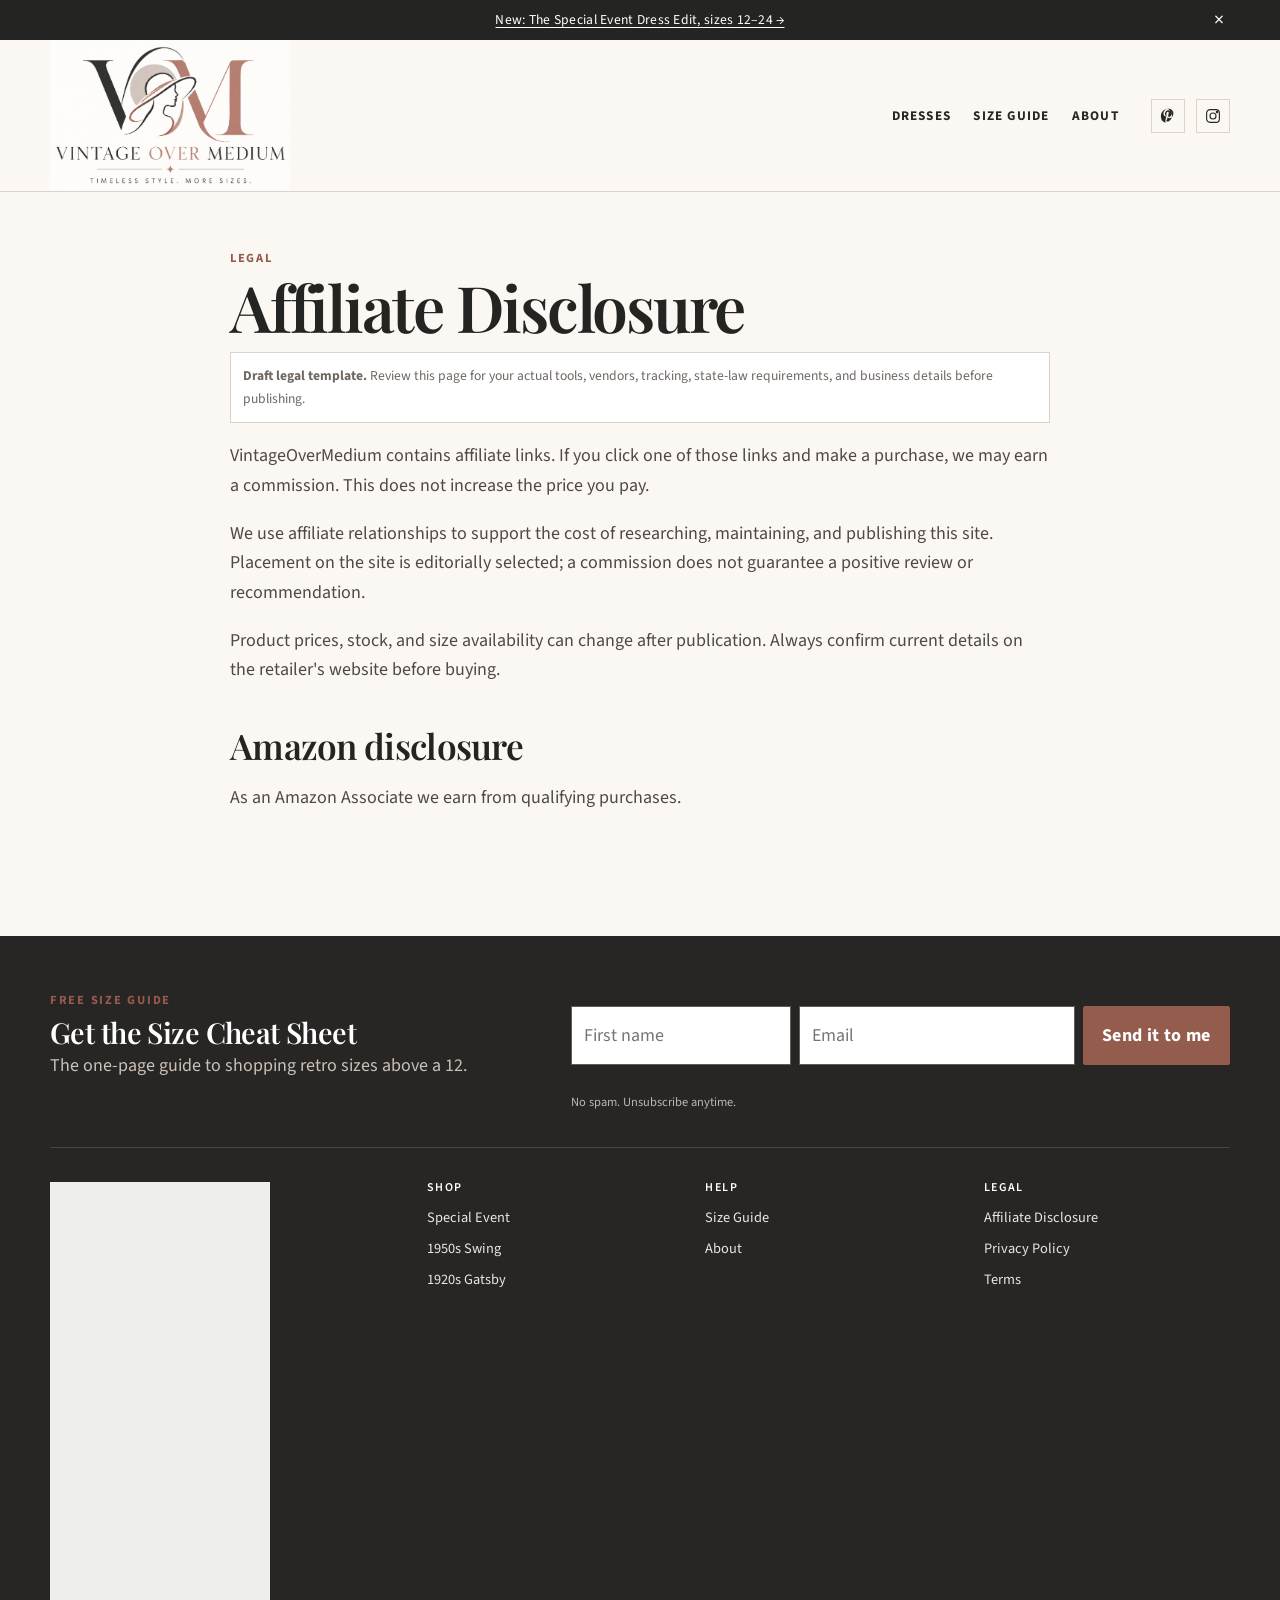
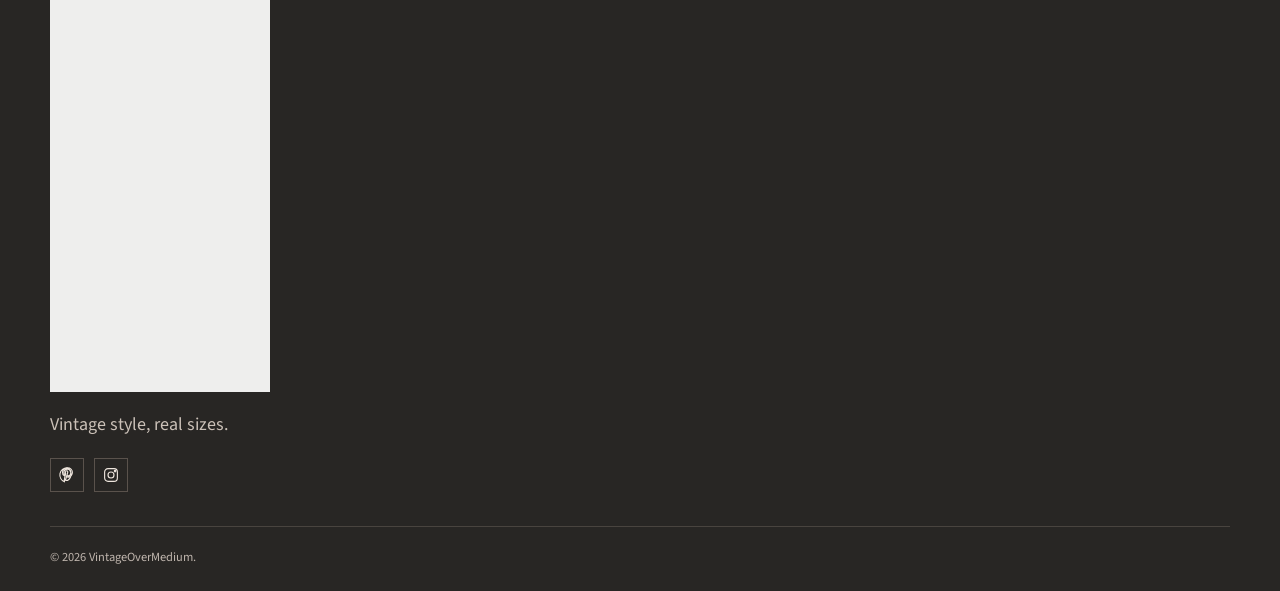
<file: disclosure/index.html>
<!DOCTYPE html>

<html lang="en"><head><meta charset="utf-8"/><meta content="width=device-width,initial-scale=1" name="viewport"/>
<title>Affiliate Disclosure | VintageOverMedium</title><meta content="How VintageOverMedium uses affiliate links and earns commissions at no extra cost to readers." name="description"/><meta content="#fbf8f3" name="theme-color"/>
<link href="../assets/favicon.png" rel="icon"/><link href="../assets/style.css" rel="stylesheet"/>
<!-- Analytics placeholder: add Google Analytics or Plausible here. -->
<!-- Pinterest tag placeholder: add approved site tag here. -->
<link href="https://vintageovermedium.com/disclosure/" rel="canonical"/><meta content="VintageOverMedium" property="og:site_name"/><meta content="website" property="og:type"/><meta content="https://vintageovermedium.com/disclosure/" property="og:url"/><meta content="Affiliate Disclosure | VintageOverMedium" property="og:title"/><meta content="How VintageOverMedium uses affiliate links and earns commissions at no extra cost to readers." property="og:description"/><meta content="https://vintageovermedium.com/assets/og-home.jpg" property="og:image"/><meta content="summary_large_image" name="twitter:card"/><!-- Pinterest domain claim: paste the p:domain_verify tag from Pinterest Business settings here --><script type="application/ld+json">{"@context":"https://schema.org","@type":"WebSite","name":"VintageOverMedium","url":"https://vintageovermedium.com/","sameAs":["https://www.pinterest.com/vintageovermedium/","https://www.instagram.com/vintageovermedium/"]}</script></head><body><a class="skip-link" href="#main">Skip to content</a><div class="announcement"><div class="container"><a href="../special-event-dresses/">New: The Special Event Dress Edit, sizes 12–24 →</a><button aria-label="Dismiss announcement" data-dismiss-announcement="" type="button">×</button></div></div>
<header class="site-header"><div class="container header-inner">
<a class="brand" href="../"><img alt="Vintage Over Medium — Timeless Style. More Sizes." data-pin-nopin="true" height="810" src="../assets/logo.webp" width="1285"/></a>
<nav aria-label="Main navigation" class="nav" id="site-nav"><div class="dropdown"><a href="../special-event-dresses/">Dresses</a><div class="dropdown-menu"><a href="../special-event-dresses/">Special Event</a><a href="../1950s-swing-dresses/">1950s Swing</a><a href="../1920s-gatsby-dresses/">1920s Gatsby</a></div></div><a href="../vintage-size-guide/">Size Guide</a><a href="../about/">About</a></nav>
<div class="socials"><a aria-label="VintageOverMedium on Pinterest" href="https://www.pinterest.com/vintageovermedium/" rel="noopener" target="_blank"><svg aria-hidden="true" viewbox="0 0 24 24"><path d="M12 2.5a9.5 9.5 0 0 0-3.46 18.35c-.08-1.58-.02-3.49.39-5.24l1.22-5.16s-.31-.62-.31-1.54c0-1.44.84-2.52 1.88-2.52.89 0 1.32.67 1.32 1.47 0 .9-.57 2.24-.86 3.48-.24 1.04.52 1.89 1.55 1.89 1.86 0 3.29-1.96 3.29-4.79 0-2.5-1.8-4.26-4.37-4.26-2.98 0-4.73 2.23-4.73 4.54 0 .9.35 1.86.78 2.38.09.1.1.19.07.3l-.29 1.18c-.05.19-.15.23-.35.14-1.3-.6-2.11-2.49-2.11-4 0-3.25 2.36-6.24 6.81-6.24 3.58 0 6.36 2.55 6.36 5.96 0 3.56-2.24 6.42-5.35 6.42-1.04 0-2.02-.54-2.36-1.18l-.64 2.44c-.23.9-.86 2.03-1.28 2.72.96.3 1.98.46 3.04.46A9.5 9.5 0 0 0 12 2.5Z"></path></svg></a><a aria-label="VintageOverMedium on Instagram" href="https://www.instagram.com/vintageovermedium/" rel="noopener" target="_blank"><svg aria-hidden="true" viewbox="0 0 24 24"><rect height="17" rx="4.5" width="17" x="3.5" y="3.5"></rect><circle cx="12" cy="12" r="4"></circle><circle cx="17.4" cy="6.8" r="1"></circle></svg></a></div>
<button aria-controls="site-nav" aria-expanded="false" aria-label="Open menu" class="menu-btn" type="button">Menu</button>
</div></header><main id="main"><section class="page-hero"><div class="container article"><span class="eyebrow">Legal</span><h1>Affiliate Disclosure</h1><div class="legal-note"><strong>Draft legal template.</strong> Review this page for your actual tools, vendors, tracking, state-law requirements, and business details before publishing.</div><p>VintageOverMedium contains affiliate links. If you click one of those links and make a purchase, we may earn a commission. This does not increase the price you pay.</p><p>We use affiliate relationships to support the cost of researching, maintaining, and publishing this site. Placement on the site is editorially selected; a commission does not guarantee a positive review or recommendation.</p><p>Product prices, stock, and size availability can change after publication. Always confirm current details on the retailer's website before buying.</p><h2>Amazon disclosure</h2><p>As an Amazon Associate we earn from qualifying purchases.</p></div></section></main><footer class="site-footer"><div class="container">
<div class="footer-signup"><div><span class="eyebrow">Free size guide</span><h2>Get the Size Cheat Sheet</h2><p>The one-page guide to shopping retro sizes above a 12.</p></div><form class="demo-form"><label class="sr-only" for="footer-first-name">First name</label><input id="footer-first-name" name="first_name" placeholder="First name"/><label class="sr-only" for="footer-email">Email</label><input id="footer-email" name="email" placeholder="Email" required="" type="email"/><button class="btn" type="submit">Send it to me</button><div aria-live="polite" class="form-message"></div></form><p class="form-note">No spam. Unsubscribe anytime.</p></div>
<div class="footer-grid"><div class="footer-brand"><img alt="Vintage Over Medium" data-pin-nopin="true" height="810" src="../assets/logo.webp" width="1285"/><p>Vintage style, real sizes.</p><div class="footer-socials"><a aria-label="VintageOverMedium on Pinterest" href="https://www.pinterest.com/vintageovermedium/" rel="noopener" target="_blank"><svg aria-hidden="true" viewbox="0 0 24 24"><path d="M12 2.5a9.5 9.5 0 0 0-3.46 18.35c-.08-1.58-.02-3.49.39-5.24l1.22-5.16s-.31-.62-.31-1.54c0-1.44.84-2.52 1.88-2.52.89 0 1.32.67 1.32 1.47 0 .9-.57 2.24-.86 3.48-.24 1.04.52 1.89 1.55 1.89 1.86 0 3.29-1.96 3.29-4.79 0-2.5-1.8-4.26-4.37-4.26-2.98 0-4.73 2.23-4.73 4.54 0 .9.35 1.86.78 2.38.09.1.1.19.07.3l-.29 1.18c-.05.19-.15.23-.35.14-1.3-.6-2.11-2.49-2.11-4 0-3.25 2.36-6.24 6.81-6.24 3.58 0 6.36 2.55 6.36 5.96 0 3.56-2.24 6.42-5.35 6.42-1.04 0-2.02-.54-2.36-1.18l-.64 2.44c-.23.9-.86 2.03-1.28 2.72.96.3 1.98.46 3.04.46A9.5 9.5 0 0 0 12 2.5Z"></path></svg></a><a aria-label="VintageOverMedium on Instagram" href="https://www.instagram.com/vintageovermedium/" rel="noopener" target="_blank"><svg aria-hidden="true" viewbox="0 0 24 24"><rect height="17" rx="4.5" width="17" x="3.5" y="3.5"></rect><circle cx="12" cy="12" r="4"></circle><circle cx="17.4" cy="6.8" r="1"></circle></svg></a></div></div>
<div><h3>Shop</h3><div class="footer-links"><a href="../special-event-dresses/">Special Event</a><a href="../1950s-swing-dresses/">1950s Swing</a><a href="../1920s-gatsby-dresses/">1920s Gatsby</a></div></div>
<div><h3>Help</h3><div class="footer-links"><a href="../vintage-size-guide/">Size Guide</a><a href="../about/">About</a></div></div>
<div><h3>Legal</h3><div class="footer-links"><a href="../disclosure/">Affiliate Disclosure</a><a href="../privacy/">Privacy Policy</a><a href="../terms/">Terms</a></div></div></div>
<div class="footer-bottom">© 2026 VintageOverMedium. <!-- Enable after Amazon Associates approval: As an Amazon Associate we earn from qualifying purchases. --></div>
</div></footer>
<div aria-hidden="true" class="modal-backdrop"><div aria-labelledby="signup-title" aria-modal="true" class="modal" role="dialog" tabindex="-1"><button aria-label="Close" class="close" data-close-modal="" type="button">×</button><span class="eyebrow">Before you go</span><h2 id="signup-title">Know your vintage size.</h2><p>Get the one-page cheat sheet for shopping retro sizes above a 12.</p><form class="demo-form"><label class="sr-only" for="popup-first-name">First name</label><input id="popup-first-name" name="first_name" placeholder="First name"/><label class="sr-only" for="popup-email">Email</label><input id="popup-email" name="email" placeholder="Email" required="" type="email"/><button class="btn" type="submit">Send it to me</button><div aria-live="polite" class="form-message"></div></form></div></div>
<script src="../assets/site.js"></script><script async="" data-pin-hover="true" defer="" src="https://assets.pinterest.com/js/pinit.js"></script></body></html>
</file>
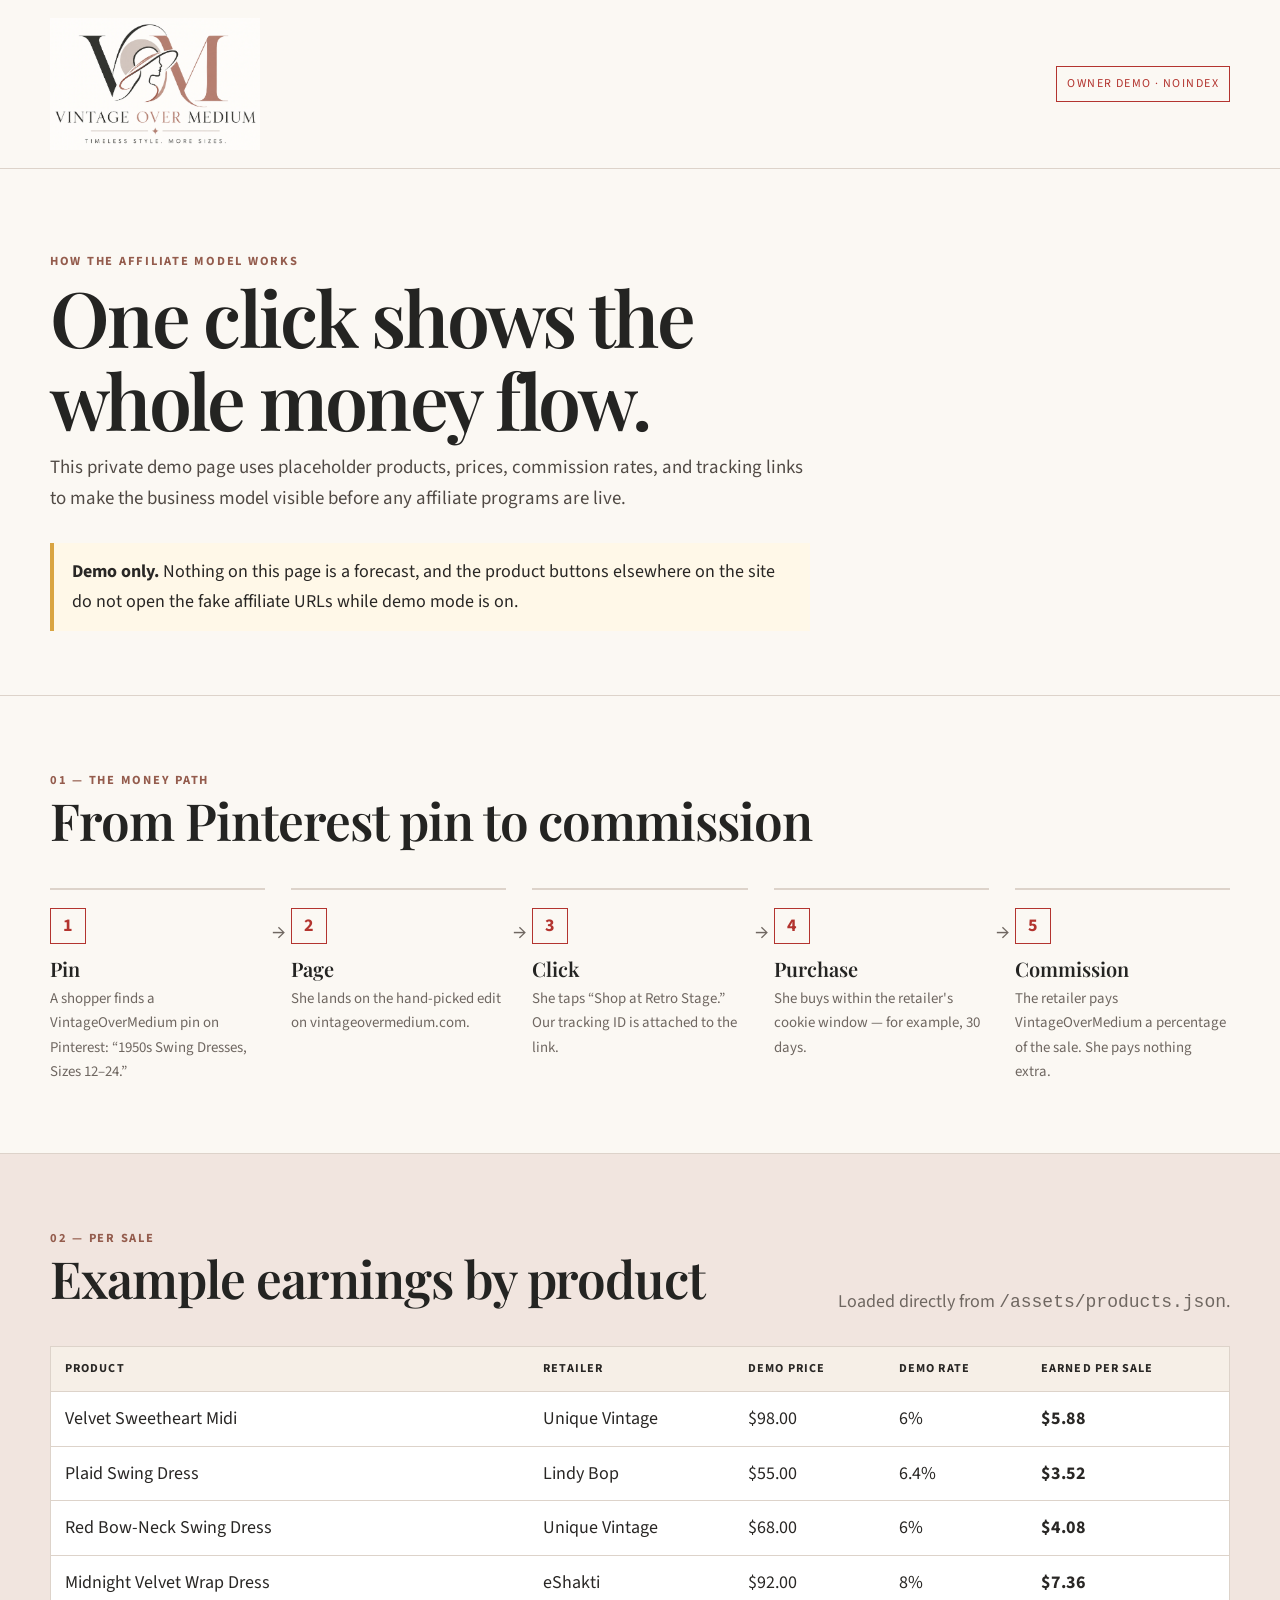
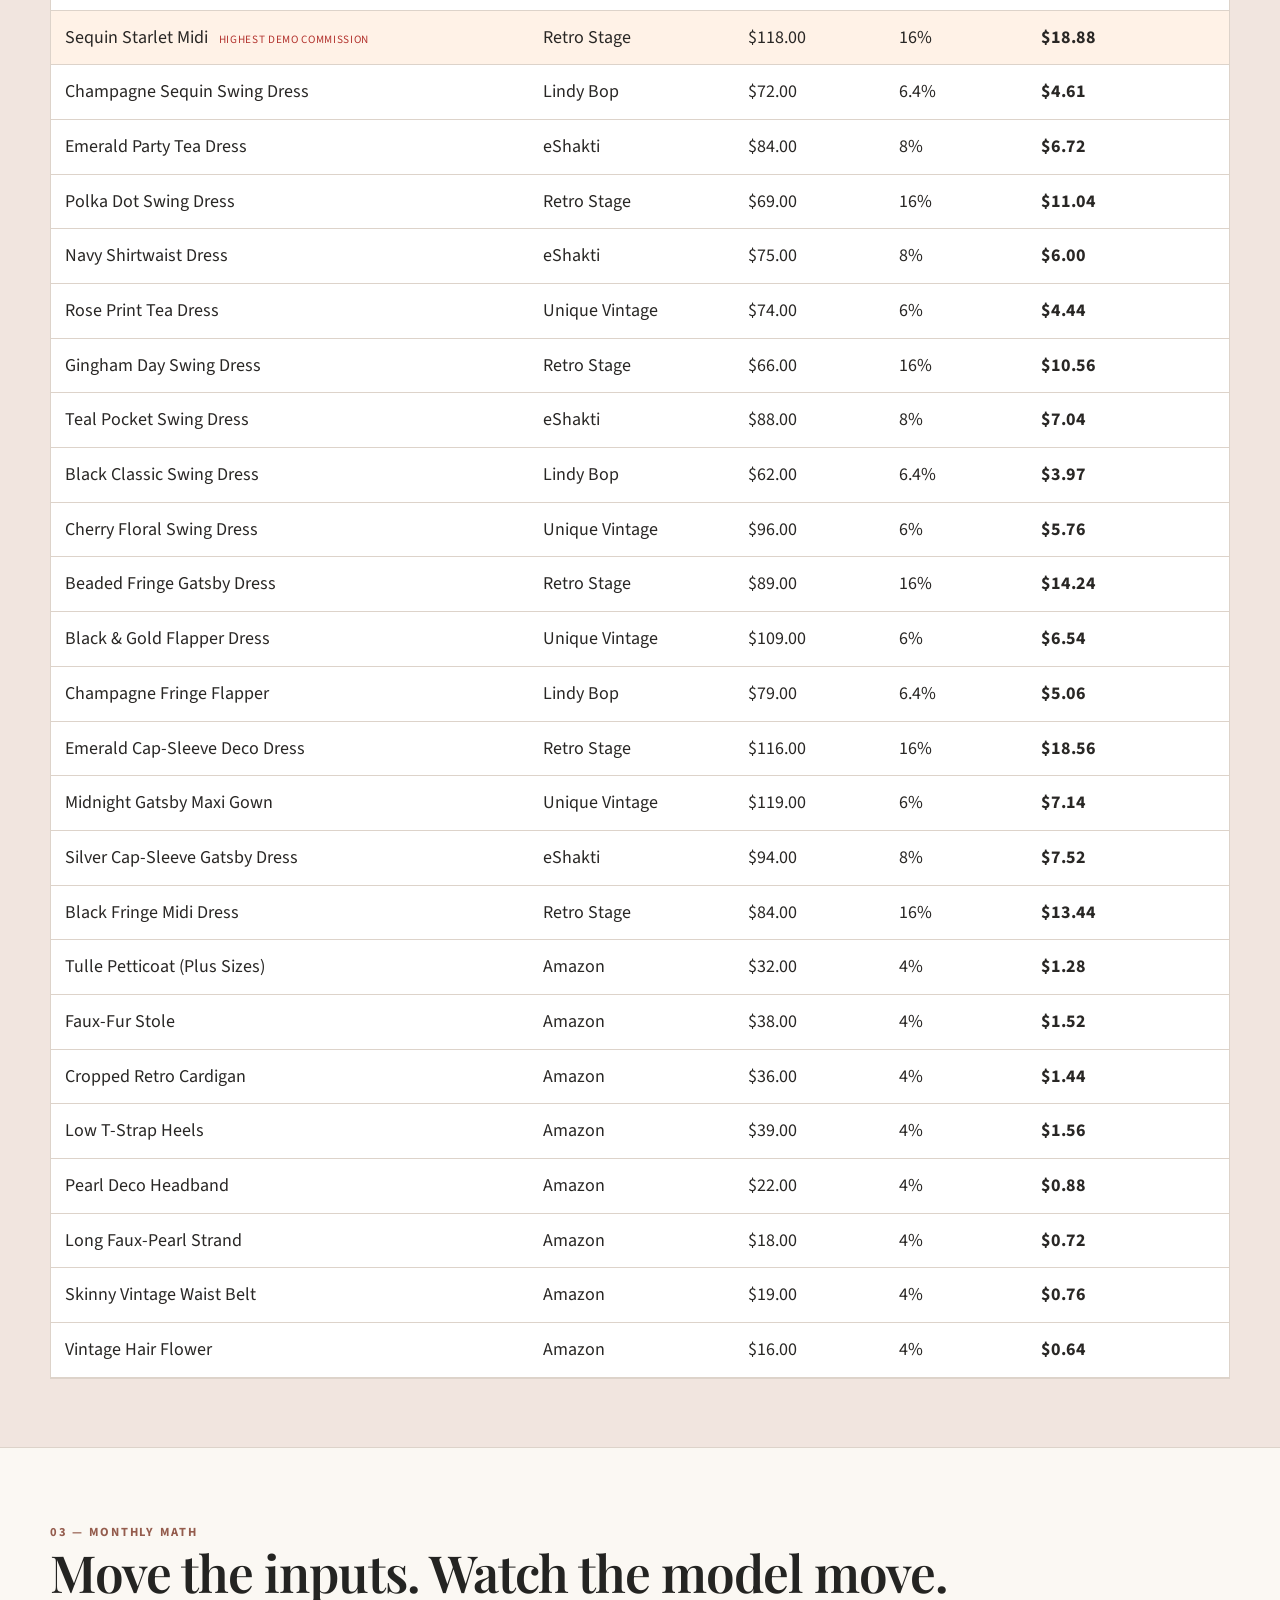
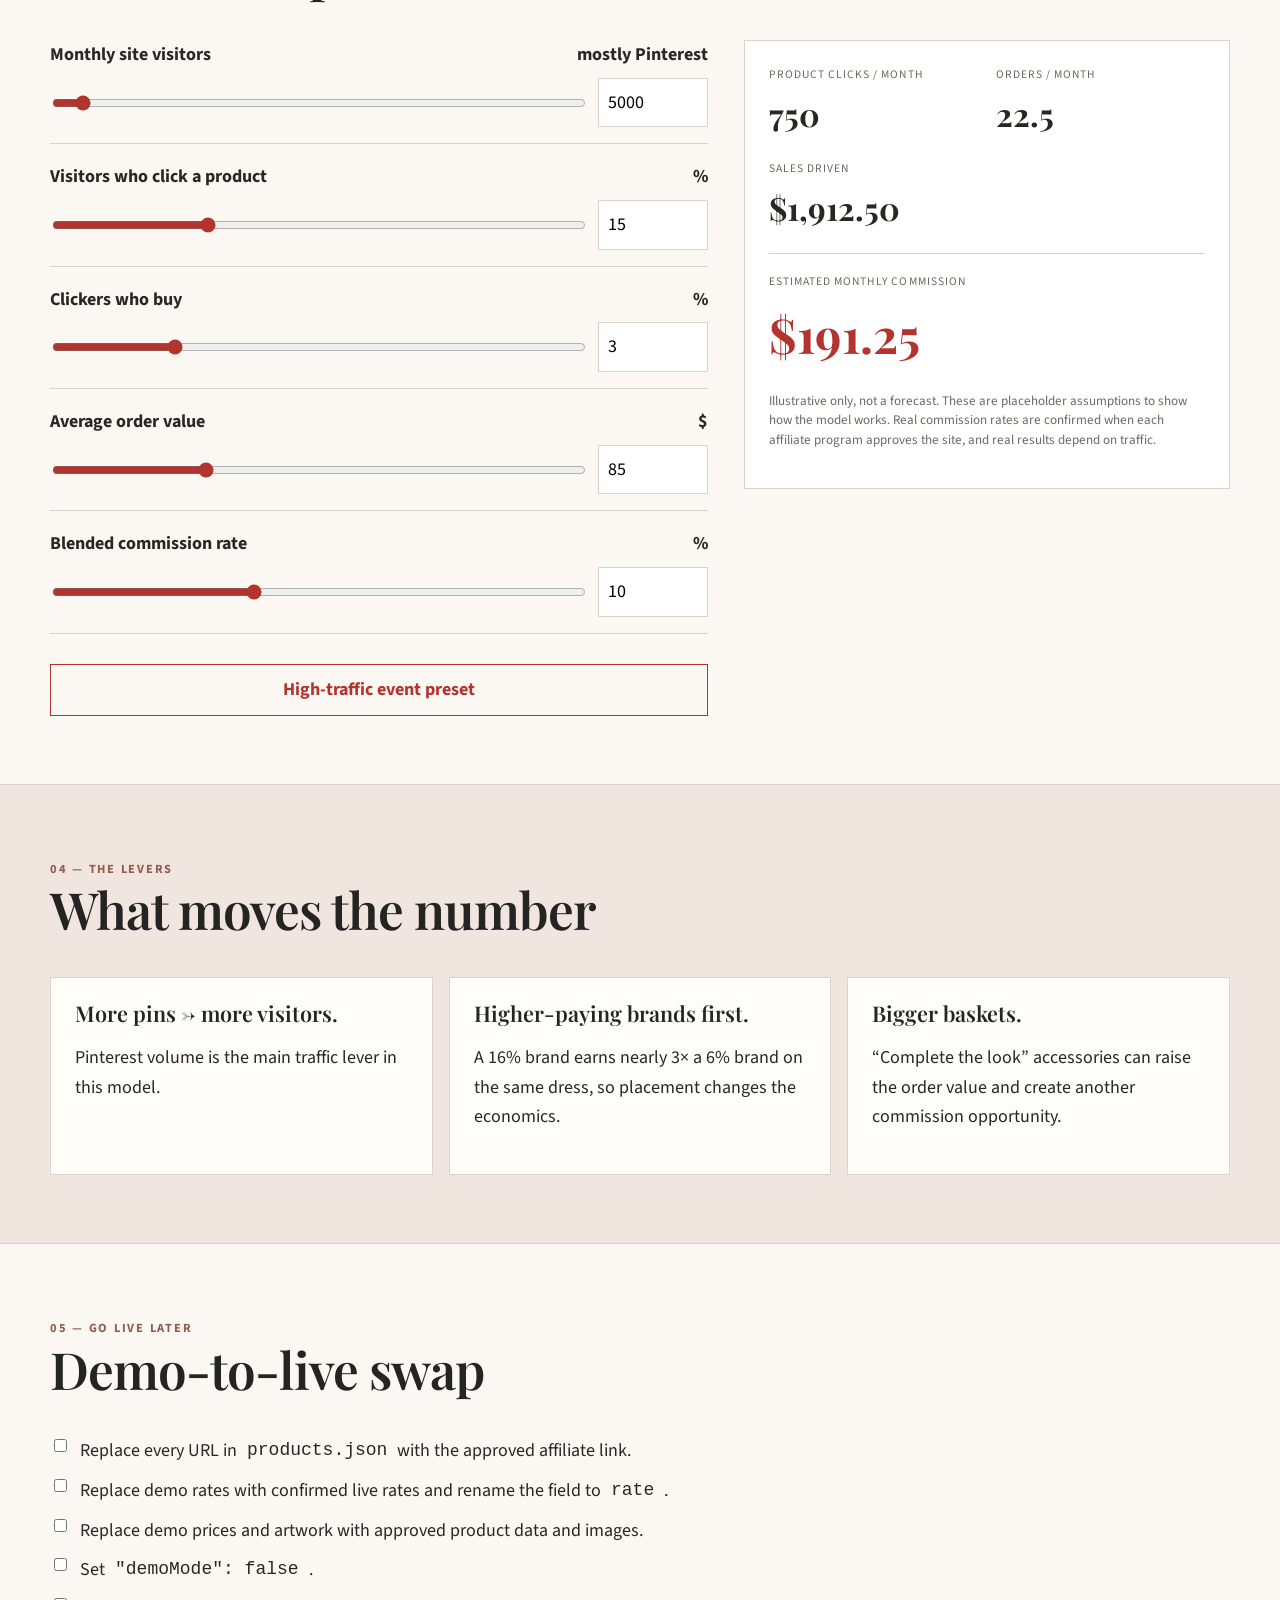
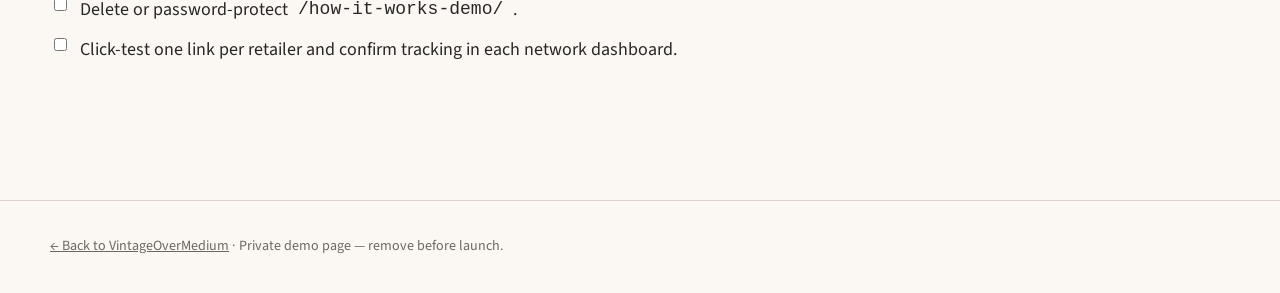
<file: how-it-works-demo/index.html>
<!doctype html>
<html lang="en"><head>
<meta charset="utf-8"><meta name="viewport" content="width=device-width,initial-scale=1">
<title>How VintageOverMedium Makes Money — Demo</title>
<meta name="robots" content="noindex, nofollow"><meta name="theme-color" content="#fbf8f3">
<link rel="icon" href="../assets/favicon.png"><link rel="stylesheet" href="../assets/style.css">
<link rel="preconnect" href="https://fonts.googleapis.com"><link rel="preconnect" href="https://fonts.gstatic.com" crossorigin>
<link href="https://fonts.googleapis.com/css2?family=Playfair+Display:wght@600;700&family=Source+Sans+3:wght@400;500;600;700&display=swap" rel="stylesheet">
</head><body class="demo-owner-page" data-page="demo">
<a class="skip-link" href="#main">Skip to content</a>
<header class="demo-owner-top"><div class="container"><a href="../"><img src="../assets/logo.webp" width="1285" height="810" alt="Vintage Over Medium"></a><span class="demo-badge">Owner demo · noindex</span></div></header>
<main id="main">
<section class="demo-hero"><div class="container"><span class="eyebrow">How the affiliate model works</span><h1>One click shows the whole money flow.</h1><p class="lede">This private demo page uses placeholder products, prices, commission rates, and tracking links to make the business model visible before any affiliate programs are live.</p><p class="demo-note"><strong>Demo only.</strong> Nothing on this page is a forecast, and the product buttons elsewhere on the site do not open the fake affiliate URLs while demo mode is on.</p></div></section>
<section class="section"><div class="container"><div class="section-head"><div><span class="eyebrow">01 — The money path</span><h2>From Pinterest pin to commission</h2></div></div><div class="money-path">
<div class="money-step"><h3>Pin</h3><p>A shopper finds a VintageOverMedium pin on Pinterest: “1950s Swing Dresses, Sizes 12–24.”</p></div>
<div class="money-step"><h3>Page</h3><p>She lands on the hand-picked edit on vintageovermedium.com.</p></div>
<div class="money-step"><h3>Click</h3><p>She taps “Shop at Retro Stage.” Our tracking ID is attached to the link.</p></div>
<div class="money-step"><h3>Purchase</h3><p>She buys within the retailer's cookie window — for example, 30 days.</p></div>
<div class="money-step"><h3>Commission</h3><p>The retailer pays VintageOverMedium a percentage of the sale. She pays nothing extra.</p></div>
</div></div></section>
<section class="section soft"><div class="container"><div class="section-head"><div><span class="eyebrow">02 — Per sale</span><h2>Example earnings by product</h2></div><p>Loaded directly from <code>/assets/products.json</code>.</p></div><div class="demo-table-wrap"><table class="demo-table"><thead><tr><th>Product</th><th>Retailer</th><th>Demo price</th><th>Demo rate</th><th>Earned per sale</th></tr></thead><tbody data-demo-earnings-table><tr><td colspan="5">Loading demo products…</td></tr></tbody></table></div></div></section>
<section class="section"><div class="container"><div class="section-head"><div><span class="eyebrow">03 — Monthly math</span><h2>Move the inputs. Watch the model move.</h2></div></div><div class="money-calculator" data-money-calculator>
<div class="calc-inputs">
<div class="calc-control"><label>Monthly site visitors <span>mostly Pinterest</span></label><div class="control-row"><input type="range" min="500" max="100000" step="500" value="5000" data-range="visitors"><input aria-label="Monthly site visitors" type="number" min="500" max="100000" step="500" value="5000" data-value="visitors"></div></div>
<div class="calc-control"><label>Visitors who click a product <span>%</span></label><div class="control-row"><input type="range" min="5" max="40" step="1" value="15" data-range="clickRate"><input aria-label="Product click rate percent" type="number" min="5" max="40" step="1" value="15" data-value="clickRate"></div></div>
<div class="calc-control"><label>Clickers who buy <span>%</span></label><div class="control-row"><input type="range" min="1" max="10" step="0.5" value="3" data-range="buyRate"><input aria-label="Purchase conversion rate percent" type="number" min="1" max="10" step="0.5" value="3" data-value="buyRate"></div></div>
<div class="calc-control"><label>Average order value <span>$</span></label><div class="control-row"><input type="range" min="40" max="200" step="5" value="85" data-range="aov"><input aria-label="Average order value" type="number" min="40" max="200" step="5" value="85" data-value="aov"></div></div>
<div class="calc-control"><label>Blended commission rate <span>%</span></label><div class="control-row"><input type="range" min="4" max="20" step="0.5" value="10" data-range="commissionRate"><input aria-label="Blended commission rate percent" type="number" min="4" max="20" step="0.5" value="10" data-value="commissionRate"></div></div>
<button type="button" class="preset-btn" data-event-preset>High-traffic event preset</button>
</div>
<aside class="calc-results" aria-live="polite"><div class="calc-results-grid"><div class="calc-stat"><span>Product clicks / month</span><strong data-output="clicks">750</strong></div><div class="calc-stat"><span>Orders / month</span><strong data-output="orders">22.5</strong></div><div class="calc-stat"><span>Sales driven</span><strong data-output="sales">$1,912.50</strong></div><div class="calc-stat featured"><span>Estimated monthly commission</span><strong data-output="commission">$191.25</strong></div></div><p class="demo-disclaimer">Illustrative only, not a forecast. These are placeholder assumptions to show how the model works. Real commission rates are confirmed when each affiliate program approves the site, and real results depend on traffic.</p></aside>
</div></div></section>
<section class="section soft"><div class="container"><div class="section-head"><div><span class="eyebrow">04 — The levers</span><h2>What moves the number</h2></div></div><div class="lever-grid"><article class="lever-card"><h3>More pins → more visitors.</h3><p>Pinterest volume is the main traffic lever in this model.</p></article><article class="lever-card"><h3>Higher-paying brands first.</h3><p>A 16% brand earns nearly 3× a 6% brand on the same dress, so placement changes the economics.</p></article><article class="lever-card"><h3>Bigger baskets.</h3><p>“Complete the look” accessories can raise the order value and create another commission opportunity.</p></article></div></div></section>
<section class="section"><div class="container"><div class="section-head"><div><span class="eyebrow">05 — Go live later</span><h2>Demo-to-live swap</h2></div></div><div class="launch-checklist"><label><input type="checkbox"> Replace every URL in <code>products.json</code> with the approved affiliate link.</label><label><input type="checkbox"> Replace demo rates with confirmed live rates and rename the field to <code>rate</code>.</label><label><input type="checkbox"> Replace demo prices and artwork with approved product data and images.</label><label><input type="checkbox"> Set <code>"demoMode": false</code>.</label><label><input type="checkbox"> Delete or password-protect <code>/how-it-works-demo/</code>.</label><label><input type="checkbox"> Click-test one link per retailer and confirm tracking in each network dashboard.</label></div></div></section>
</main><footer class="demo-owner-footer"><div class="container"><a href="../">← Back to VintageOverMedium</a> · Private demo page — remove before launch.</div></footer>
<script src="../assets/site.js"></script></body></html>
</file>
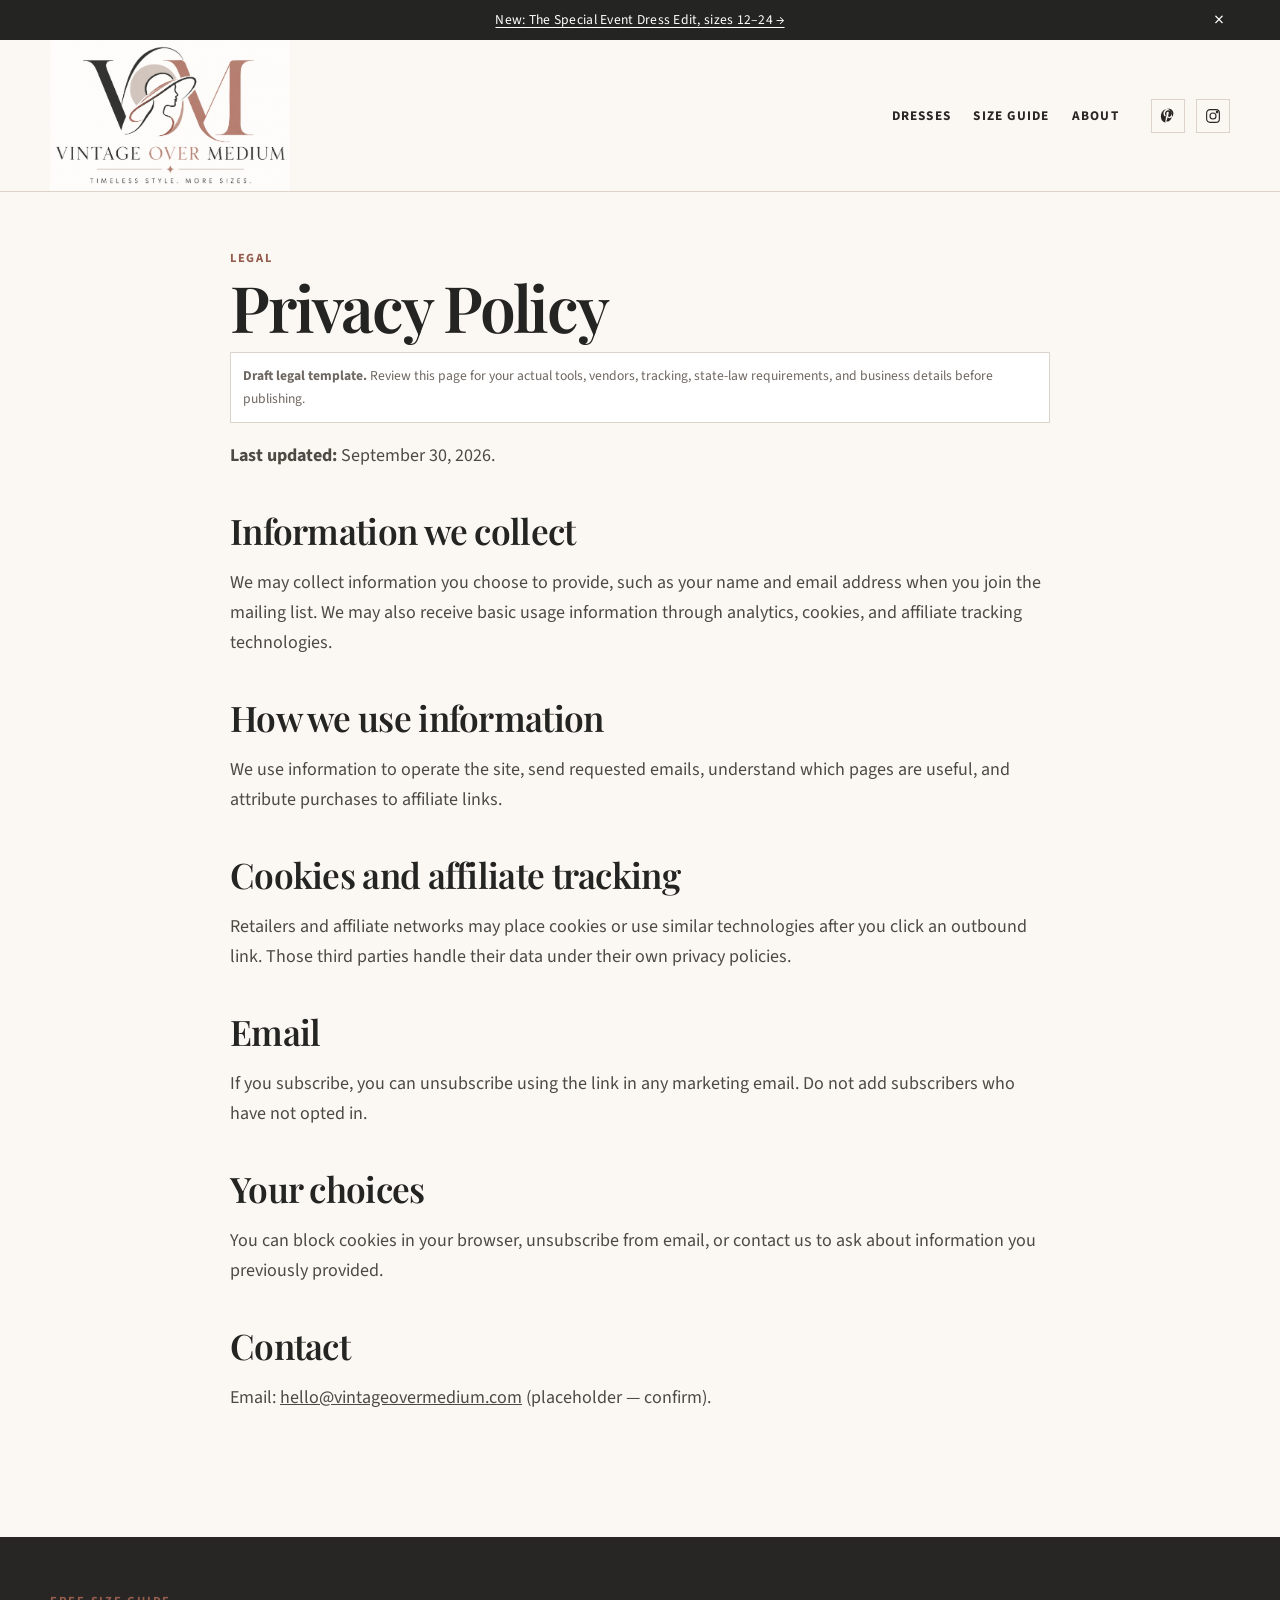
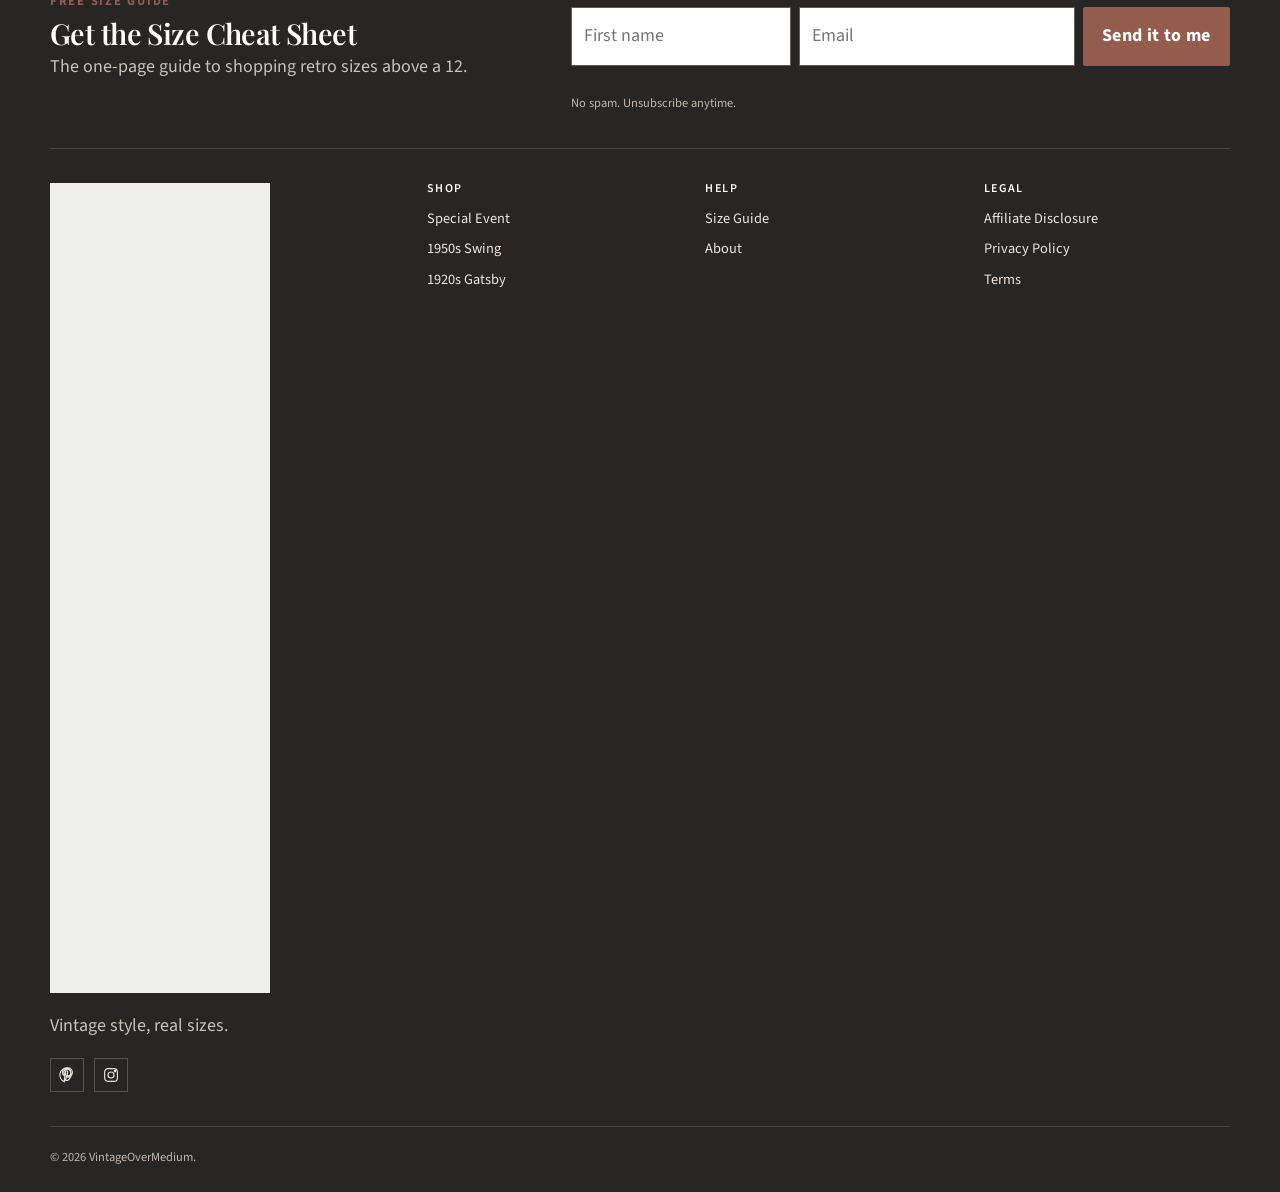
<file: privacy/index.html>
<!DOCTYPE html>

<html lang="en"><head><meta charset="utf-8"/><meta content="width=device-width,initial-scale=1" name="viewport"/>
<title>Privacy Policy | VintageOverMedium</title><meta content="Privacy policy for VintageOverMedium, including email signups, cookies, analytics, and affiliate tracking." name="description"/><meta content="#fbf8f3" name="theme-color"/>
<link href="../assets/favicon.png" rel="icon"/><link href="../assets/style.css" rel="stylesheet"/>
<!-- Analytics placeholder: add Google Analytics or Plausible here. -->
<!-- Pinterest tag placeholder: add approved site tag here. -->
<link href="https://vintageovermedium.com/privacy/" rel="canonical"/><meta content="VintageOverMedium" property="og:site_name"/><meta content="website" property="og:type"/><meta content="https://vintageovermedium.com/privacy/" property="og:url"/><meta content="Privacy Policy | VintageOverMedium" property="og:title"/><meta content="Privacy policy for VintageOverMedium, including email signups, cookies, analytics, and affiliate tracking." property="og:description"/><meta content="https://vintageovermedium.com/assets/og-home.jpg" property="og:image"/><meta content="summary_large_image" name="twitter:card"/><!-- Pinterest domain claim: paste the p:domain_verify tag from Pinterest Business settings here --><script type="application/ld+json">{"@context":"https://schema.org","@type":"WebSite","name":"VintageOverMedium","url":"https://vintageovermedium.com/","sameAs":["https://www.pinterest.com/vintageovermedium/","https://www.instagram.com/vintageovermedium/"]}</script></head><body><a class="skip-link" href="#main">Skip to content</a><div class="announcement"><div class="container"><a href="../special-event-dresses/">New: The Special Event Dress Edit, sizes 12–24 →</a><button aria-label="Dismiss announcement" data-dismiss-announcement="" type="button">×</button></div></div>
<header class="site-header"><div class="container header-inner">
<a class="brand" href="../"><img alt="Vintage Over Medium — Timeless Style. More Sizes." data-pin-nopin="true" height="810" src="../assets/logo.webp" width="1285"/></a>
<nav aria-label="Main navigation" class="nav" id="site-nav"><div class="dropdown"><a href="../special-event-dresses/">Dresses</a><div class="dropdown-menu"><a href="../special-event-dresses/">Special Event</a><a href="../1950s-swing-dresses/">1950s Swing</a><a href="../1920s-gatsby-dresses/">1920s Gatsby</a></div></div><a href="../vintage-size-guide/">Size Guide</a><a href="../about/">About</a></nav>
<div class="socials"><a aria-label="VintageOverMedium on Pinterest" href="https://www.pinterest.com/vintageovermedium/" rel="noopener" target="_blank"><svg aria-hidden="true" viewbox="0 0 24 24"><path d="M12 2.5a9.5 9.5 0 0 0-3.46 18.35c-.08-1.58-.02-3.49.39-5.24l1.22-5.16s-.31-.62-.31-1.54c0-1.44.84-2.52 1.88-2.52.89 0 1.32.67 1.32 1.47 0 .9-.57 2.24-.86 3.48-.24 1.04.52 1.89 1.55 1.89 1.86 0 3.29-1.96 3.29-4.79 0-2.5-1.8-4.26-4.37-4.26-2.98 0-4.73 2.23-4.73 4.54 0 .9.35 1.86.78 2.38.09.1.1.19.07.3l-.29 1.18c-.05.19-.15.23-.35.14-1.3-.6-2.11-2.49-2.11-4 0-3.25 2.36-6.24 6.81-6.24 3.58 0 6.36 2.55 6.36 5.96 0 3.56-2.24 6.42-5.35 6.42-1.04 0-2.02-.54-2.36-1.18l-.64 2.44c-.23.9-.86 2.03-1.28 2.72.96.3 1.98.46 3.04.46A9.5 9.5 0 0 0 12 2.5Z"></path></svg></a><a aria-label="VintageOverMedium on Instagram" href="https://www.instagram.com/vintageovermedium/" rel="noopener" target="_blank"><svg aria-hidden="true" viewbox="0 0 24 24"><rect height="17" rx="4.5" width="17" x="3.5" y="3.5"></rect><circle cx="12" cy="12" r="4"></circle><circle cx="17.4" cy="6.8" r="1"></circle></svg></a></div>
<button aria-controls="site-nav" aria-expanded="false" aria-label="Open menu" class="menu-btn" type="button">Menu</button>
</div></header><main id="main"><section class="page-hero"><div class="container article"><span class="eyebrow">Legal</span><h1>Privacy Policy</h1><div class="legal-note"><strong>Draft legal template.</strong> Review this page for your actual tools, vendors, tracking, state-law requirements, and business details before publishing.</div><p><strong>Last updated:</strong> September 30, 2026.</p><h2>Information we collect</h2><p>We may collect information you choose to provide, such as your name and email address when you join the mailing list. We may also receive basic usage information through analytics, cookies, and affiliate tracking technologies.</p><h2>How we use information</h2><p>We use information to operate the site, send requested emails, understand which pages are useful, and attribute purchases to affiliate links.</p><h2>Cookies and affiliate tracking</h2><p>Retailers and affiliate networks may place cookies or use similar technologies after you click an outbound link. Those third parties handle their data under their own privacy policies.</p><h2>Email</h2><p>If you subscribe, you can unsubscribe using the link in any marketing email. Do not add subscribers who have not opted in.</p><h2>Your choices</h2><p>You can block cookies in your browser, unsubscribe from email, or contact us to ask about information you previously provided.</p><h2>Contact</h2><p>Email: <a href="mailto:hello@vintageovermedium.com">hello@vintageovermedium.com</a> (placeholder — confirm).</p></div></section></main><footer class="site-footer"><div class="container">
<div class="footer-signup"><div><span class="eyebrow">Free size guide</span><h2>Get the Size Cheat Sheet</h2><p>The one-page guide to shopping retro sizes above a 12.</p></div><form class="demo-form"><label class="sr-only" for="footer-first-name">First name</label><input id="footer-first-name" name="first_name" placeholder="First name"/><label class="sr-only" for="footer-email">Email</label><input id="footer-email" name="email" placeholder="Email" required="" type="email"/><button class="btn" type="submit">Send it to me</button><div aria-live="polite" class="form-message"></div></form><p class="form-note">No spam. Unsubscribe anytime.</p></div>
<div class="footer-grid"><div class="footer-brand"><img alt="Vintage Over Medium" data-pin-nopin="true" height="810" src="../assets/logo.webp" width="1285"/><p>Vintage style, real sizes.</p><div class="footer-socials"><a aria-label="VintageOverMedium on Pinterest" href="https://www.pinterest.com/vintageovermedium/" rel="noopener" target="_blank"><svg aria-hidden="true" viewbox="0 0 24 24"><path d="M12 2.5a9.5 9.5 0 0 0-3.46 18.35c-.08-1.58-.02-3.49.39-5.24l1.22-5.16s-.31-.62-.31-1.54c0-1.44.84-2.52 1.88-2.52.89 0 1.32.67 1.32 1.47 0 .9-.57 2.24-.86 3.48-.24 1.04.52 1.89 1.55 1.89 1.86 0 3.29-1.96 3.29-4.79 0-2.5-1.8-4.26-4.37-4.26-2.98 0-4.73 2.23-4.73 4.54 0 .9.35 1.86.78 2.38.09.1.1.19.07.3l-.29 1.18c-.05.19-.15.23-.35.14-1.3-.6-2.11-2.49-2.11-4 0-3.25 2.36-6.24 6.81-6.24 3.58 0 6.36 2.55 6.36 5.96 0 3.56-2.24 6.42-5.35 6.42-1.04 0-2.02-.54-2.36-1.18l-.64 2.44c-.23.9-.86 2.03-1.28 2.72.96.3 1.98.46 3.04.46A9.5 9.5 0 0 0 12 2.5Z"></path></svg></a><a aria-label="VintageOverMedium on Instagram" href="https://www.instagram.com/vintageovermedium/" rel="noopener" target="_blank"><svg aria-hidden="true" viewbox="0 0 24 24"><rect height="17" rx="4.5" width="17" x="3.5" y="3.5"></rect><circle cx="12" cy="12" r="4"></circle><circle cx="17.4" cy="6.8" r="1"></circle></svg></a></div></div>
<div><h3>Shop</h3><div class="footer-links"><a href="../special-event-dresses/">Special Event</a><a href="../1950s-swing-dresses/">1950s Swing</a><a href="../1920s-gatsby-dresses/">1920s Gatsby</a></div></div>
<div><h3>Help</h3><div class="footer-links"><a href="../vintage-size-guide/">Size Guide</a><a href="../about/">About</a></div></div>
<div><h3>Legal</h3><div class="footer-links"><a href="../disclosure/">Affiliate Disclosure</a><a href="../privacy/">Privacy Policy</a><a href="../terms/">Terms</a></div></div></div>
<div class="footer-bottom">© 2026 VintageOverMedium. <!-- Enable after Amazon Associates approval: As an Amazon Associate we earn from qualifying purchases. --></div>
</div></footer>
<div aria-hidden="true" class="modal-backdrop"><div aria-labelledby="signup-title" aria-modal="true" class="modal" role="dialog" tabindex="-1"><button aria-label="Close" class="close" data-close-modal="" type="button">×</button><span class="eyebrow">Before you go</span><h2 id="signup-title">Know your vintage size.</h2><p>Get the one-page cheat sheet for shopping retro sizes above a 12.</p><form class="demo-form"><label class="sr-only" for="popup-first-name">First name</label><input id="popup-first-name" name="first_name" placeholder="First name"/><label class="sr-only" for="popup-email">Email</label><input id="popup-email" name="email" placeholder="Email" required="" type="email"/><button class="btn" type="submit">Send it to me</button><div aria-live="polite" class="form-message"></div></form></div></div>
<script src="../assets/site.js"></script><script async="" data-pin-hover="true" defer="" src="https://assets.pinterest.com/js/pinit.js"></script></body></html>
</file>
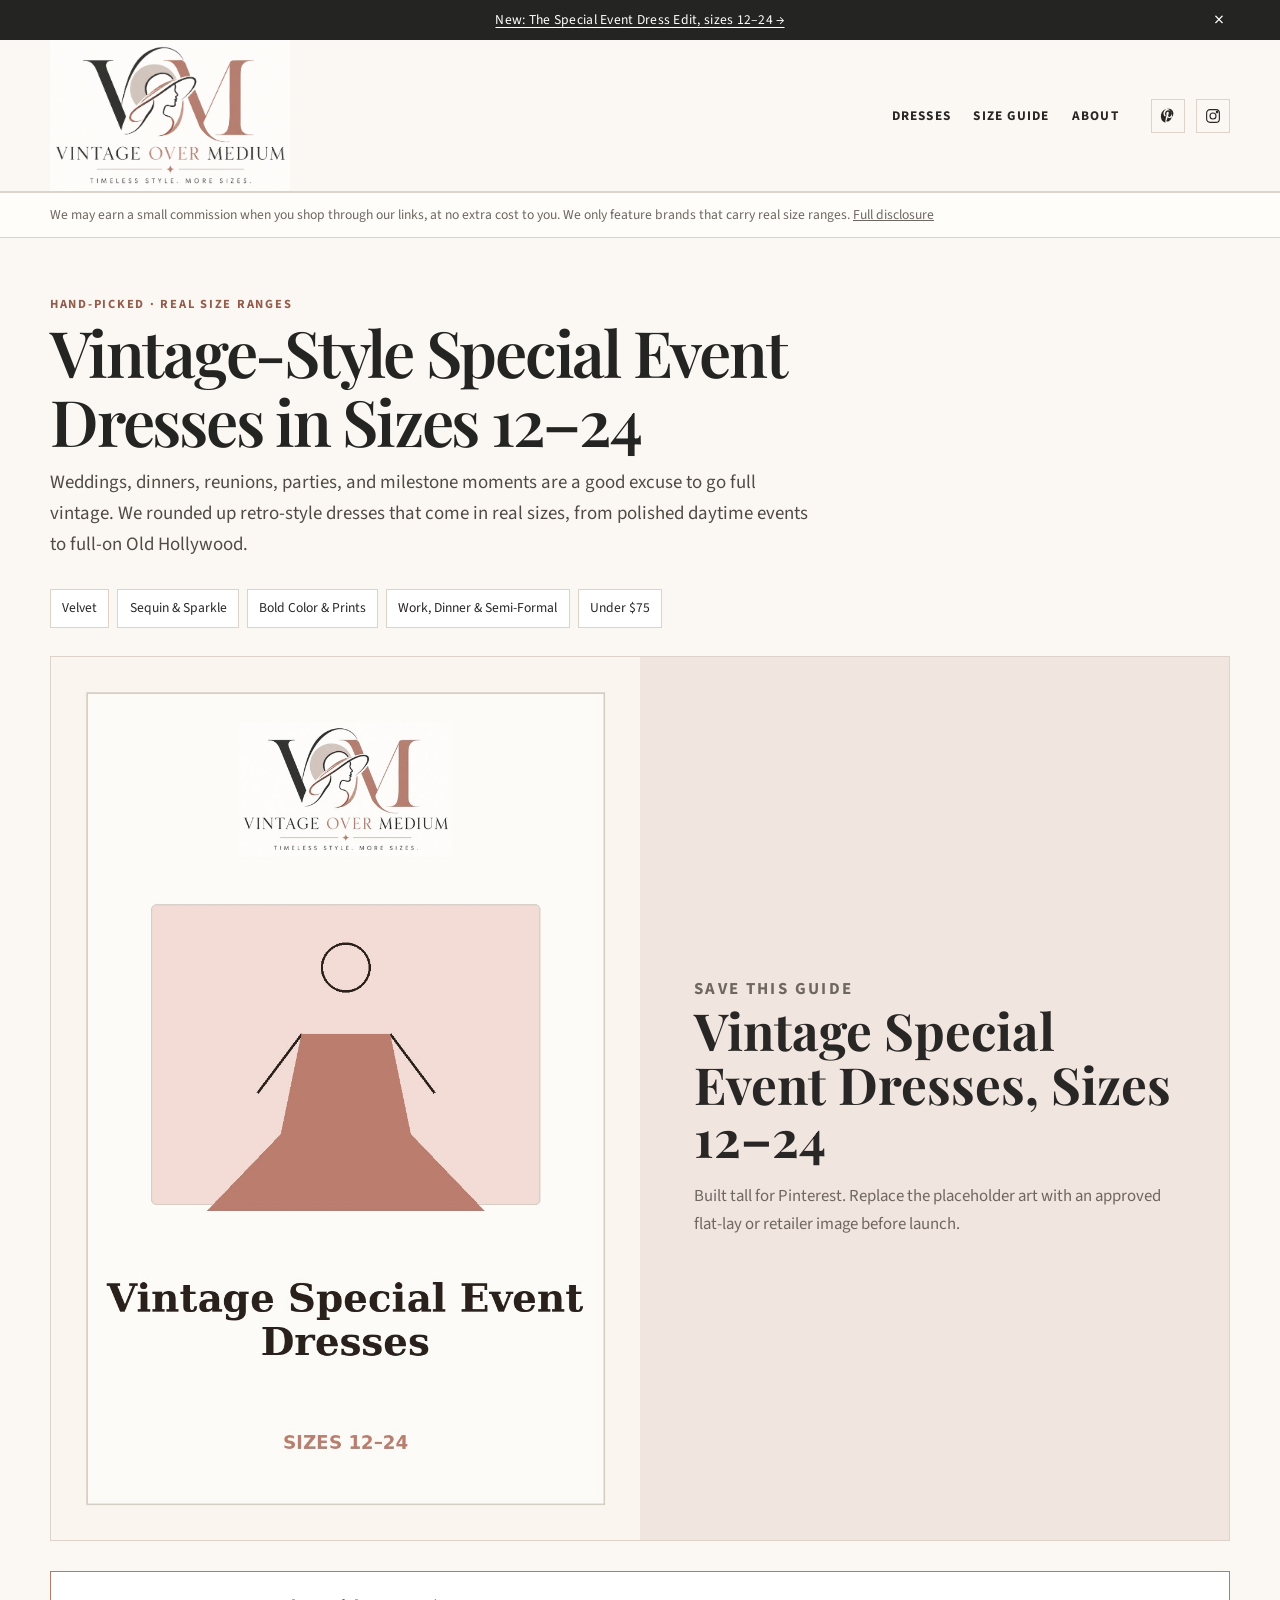
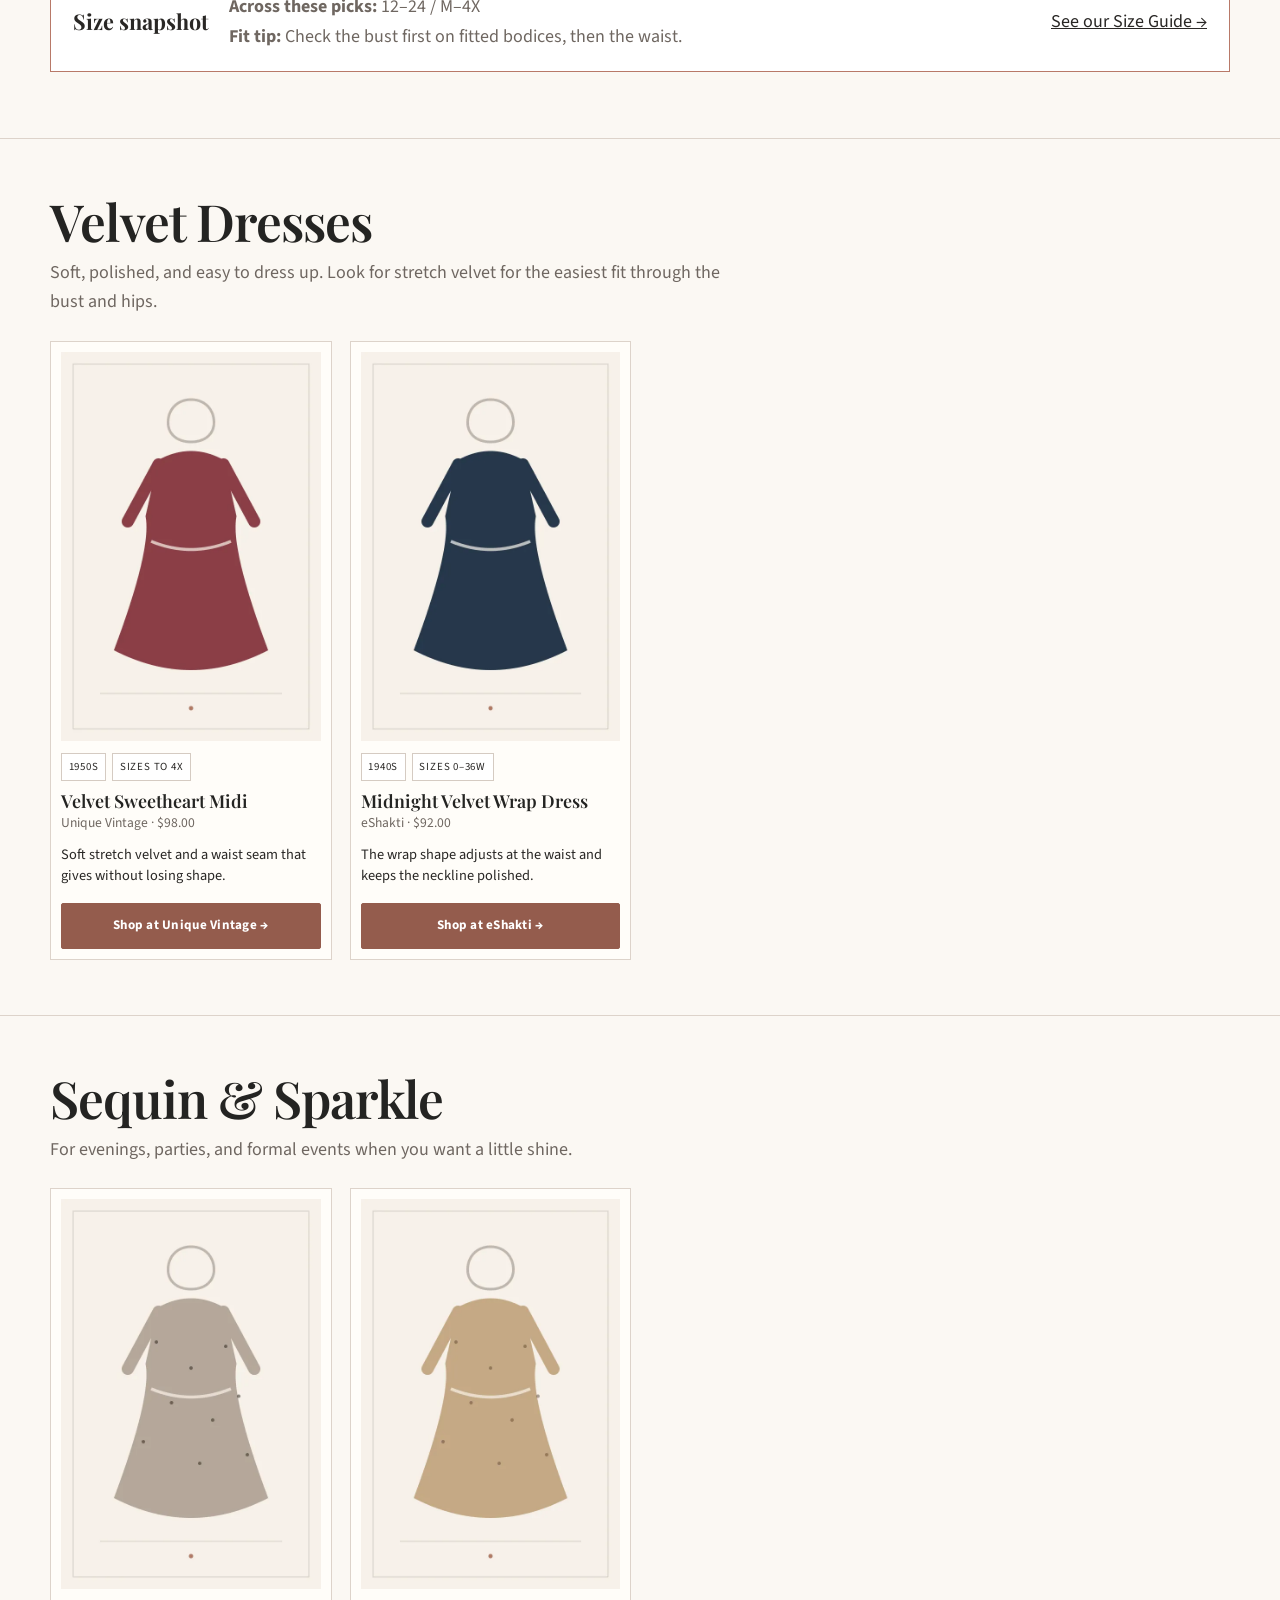
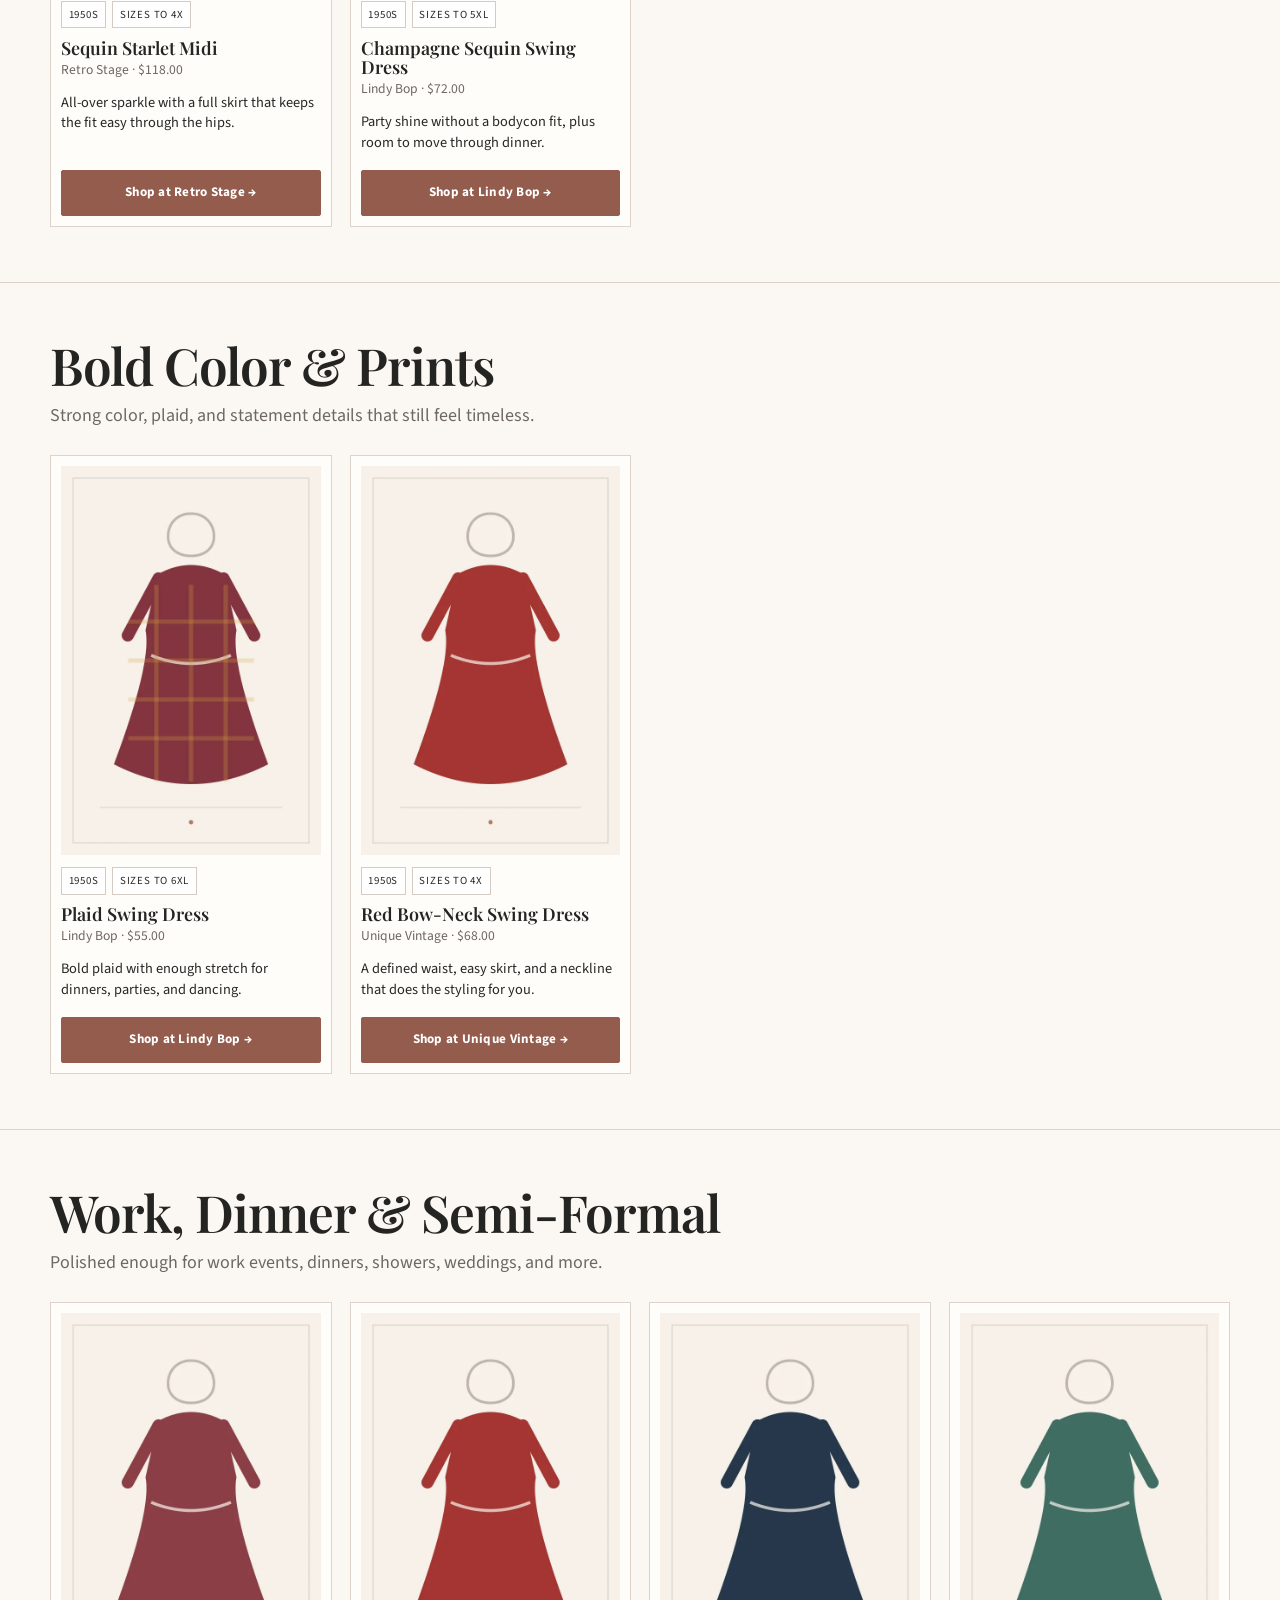
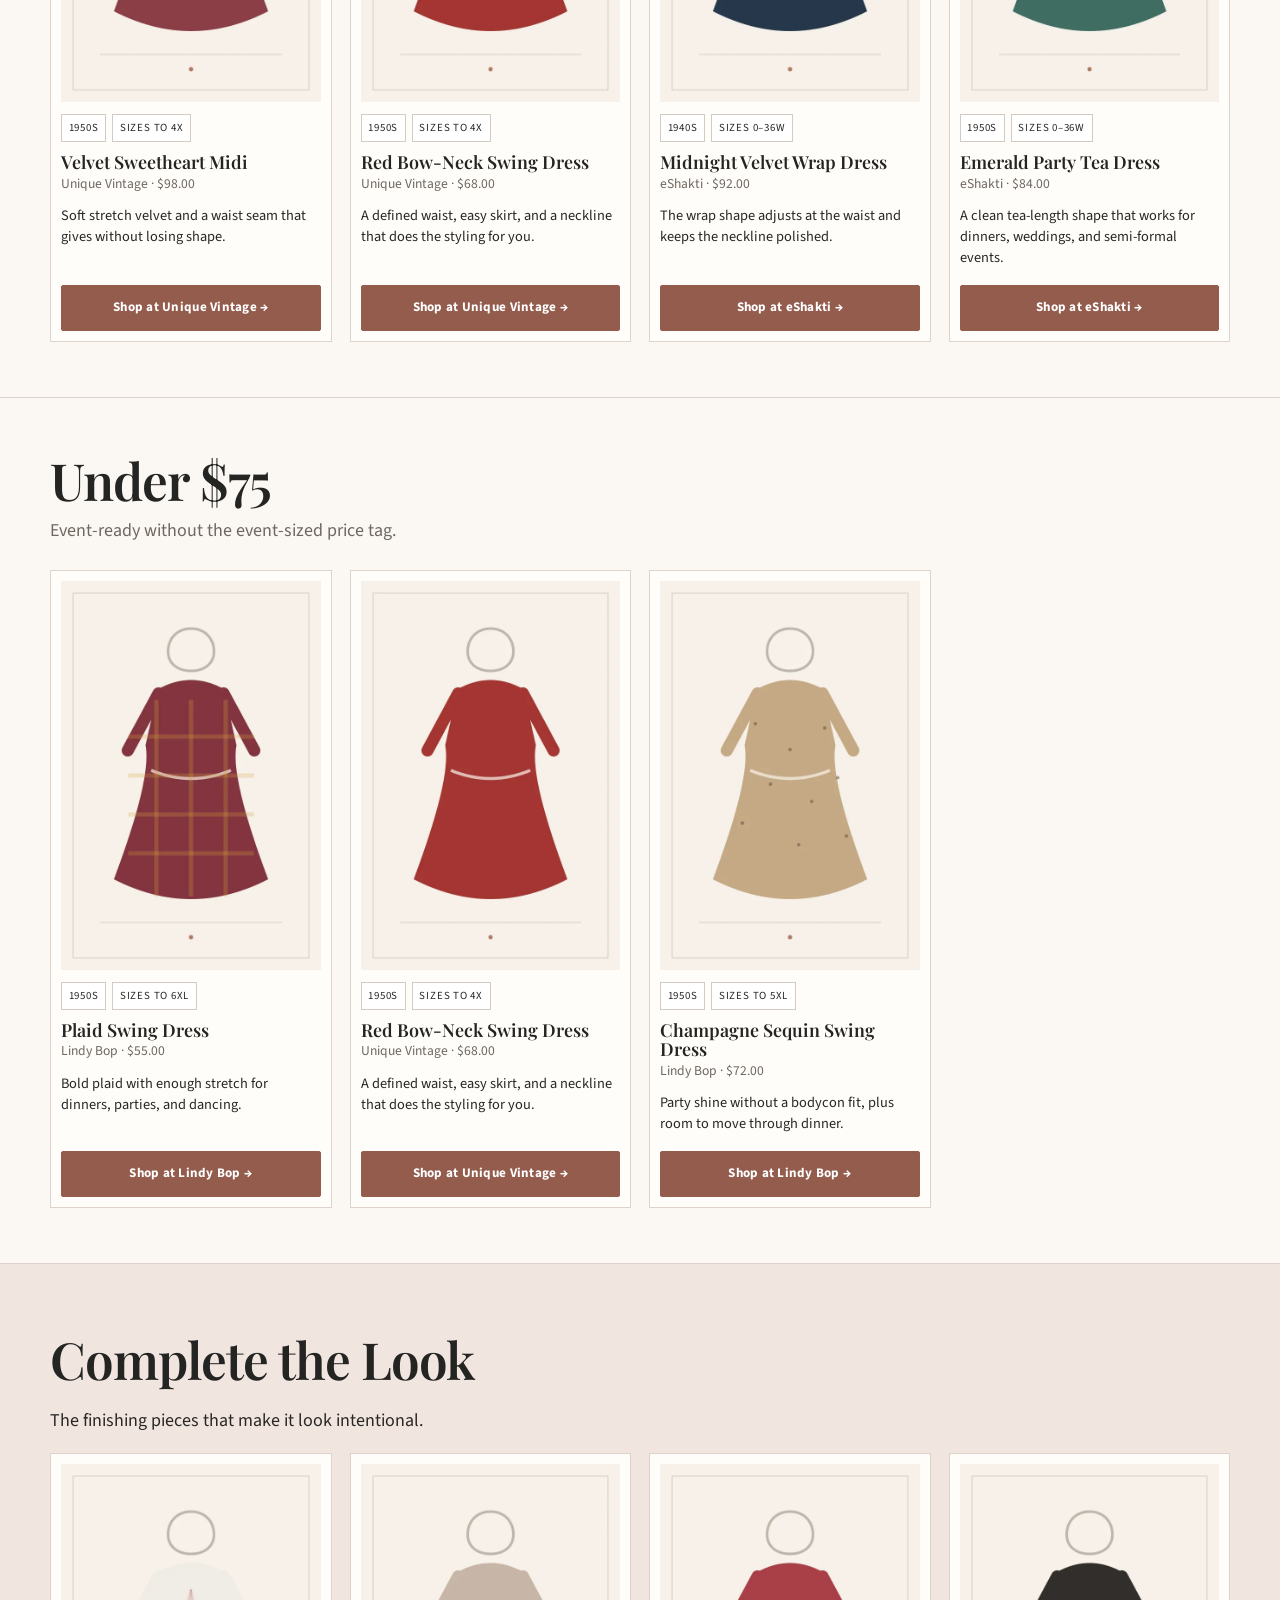
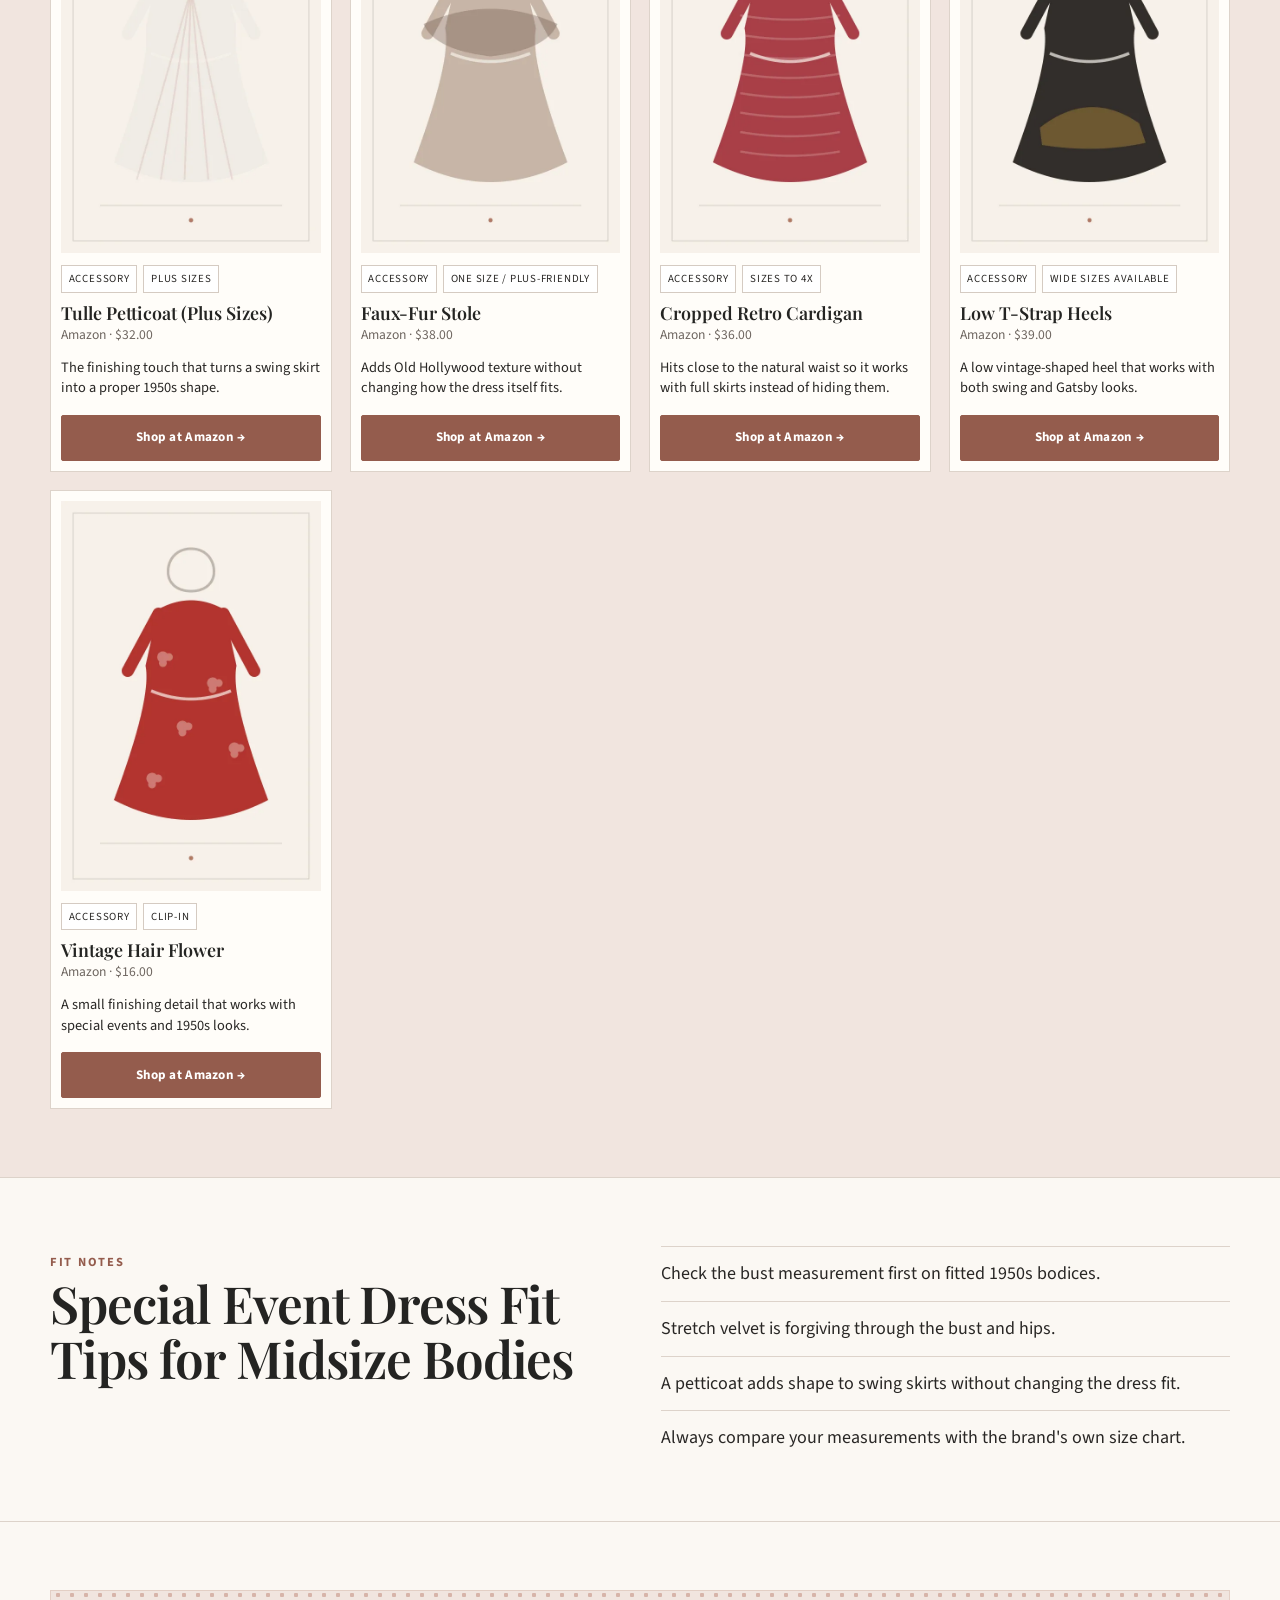
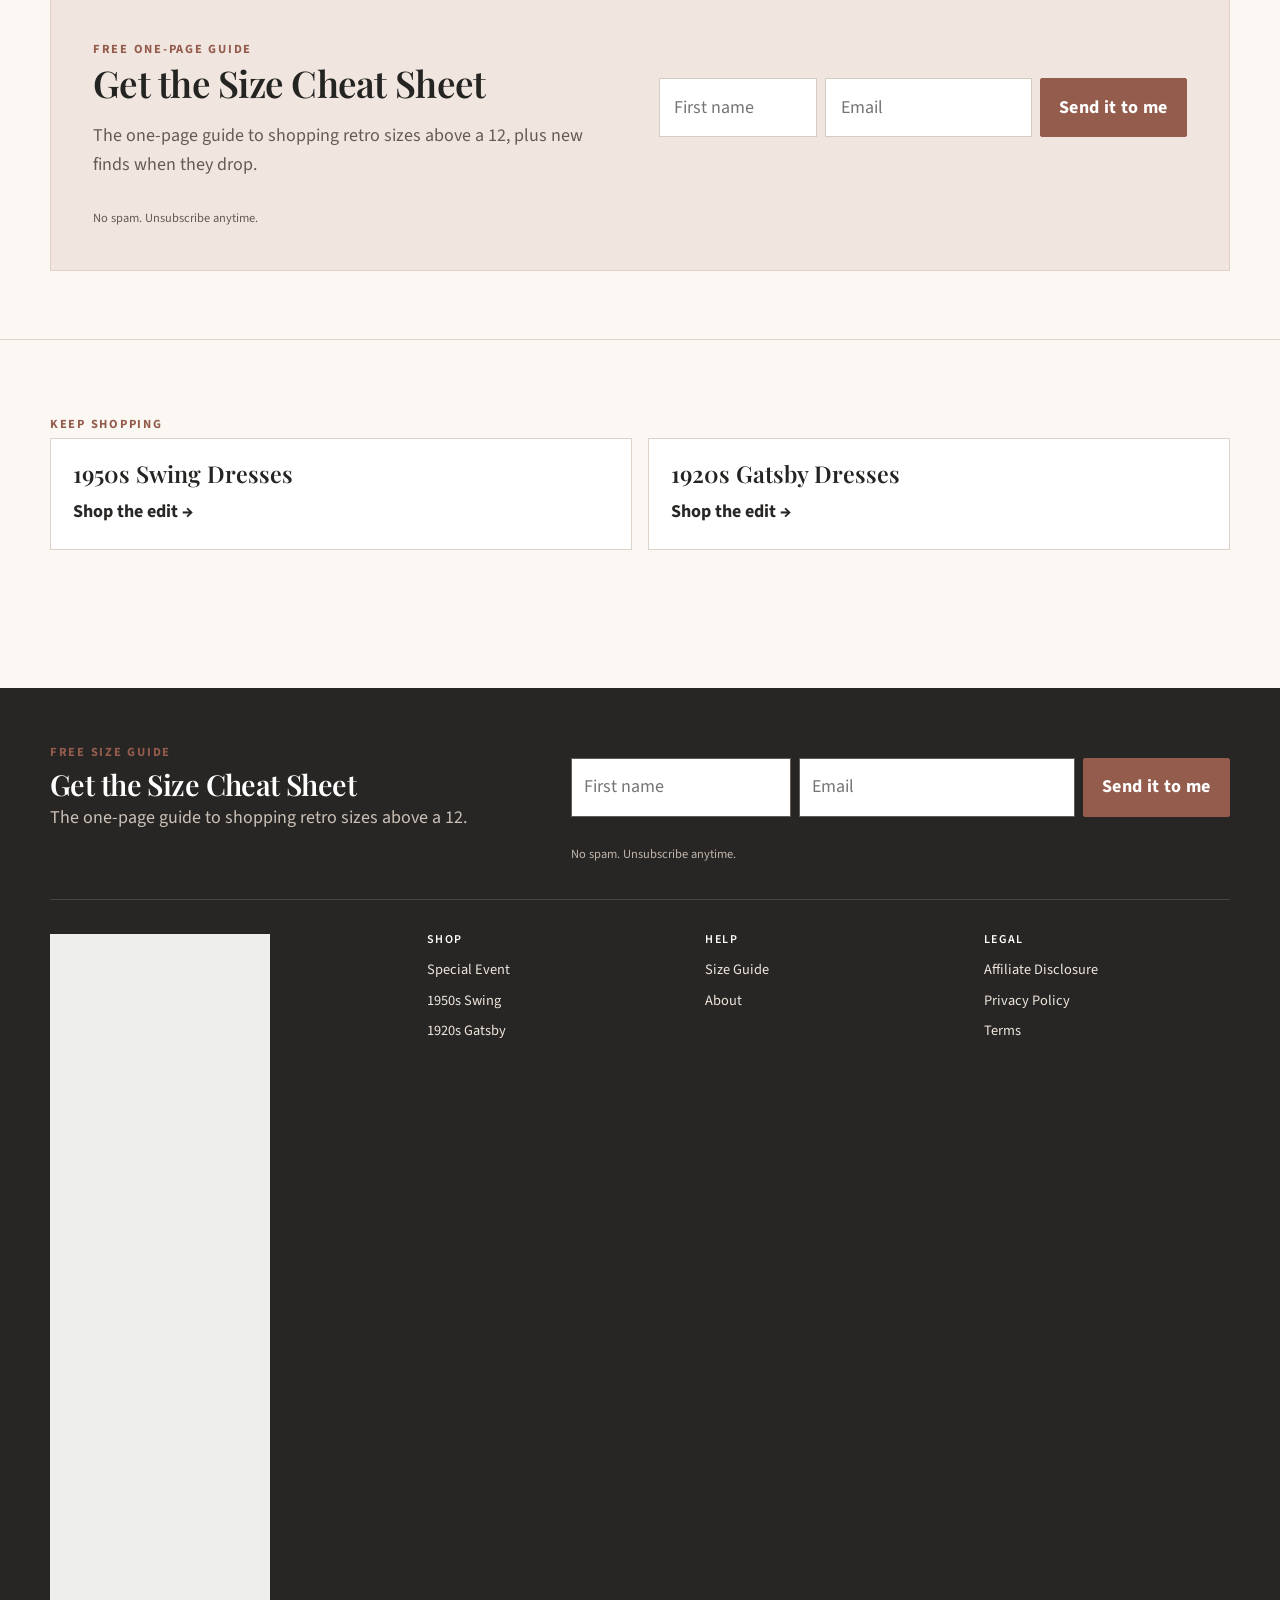
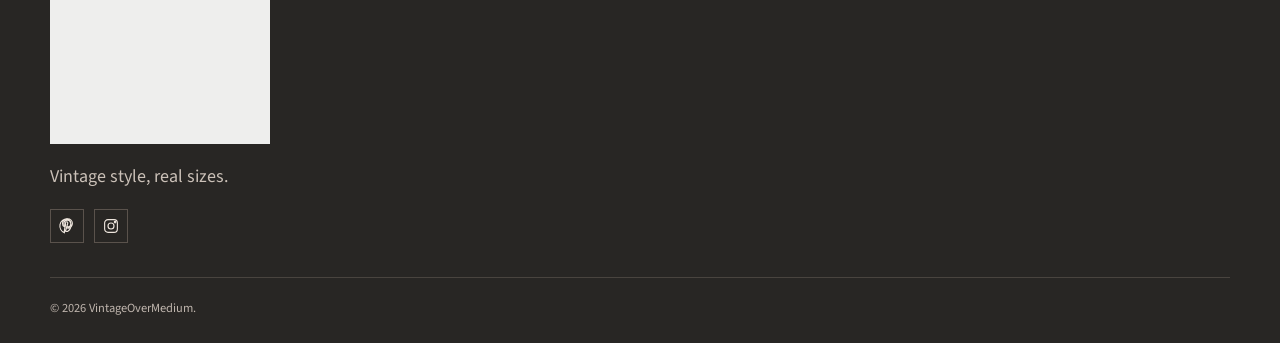
<file: special-event-dresses/index.html>
<!DOCTYPE html>

<html lang="en"><head><meta charset="utf-8"/><meta content="width=device-width,initial-scale=1" name="viewport"/>
<title>Midsize &amp; Plus Vintage Special Event Dresses (12–24)</title><meta content="Vintage-style dresses for weddings, dinners, parties, galas, and special events, hand-picked in sizes 12 to 24." name="description"/><meta content="#fbf8f3" name="theme-color"/>
<link href="../assets/favicon.png" rel="icon"/><link href="../assets/style.css" rel="stylesheet"/>
<!-- Analytics placeholder: add Google Analytics or Plausible here. -->
<!-- Pinterest tag placeholder: add approved site tag here. -->
<link href="https://vintageovermedium.com/special-event-dresses/" rel="canonical"/><meta content="VintageOverMedium" property="og:site_name"/><meta content="website" property="og:type"/><meta content="https://vintageovermedium.com/special-event-dresses/" property="og:url"/><meta content="Midsize &amp; Plus Vintage Special Event Dresses (12–24)" property="og:title"/><meta content="Vintage-style dresses for weddings, dinners, parties, galas, and special events, hand-picked in sizes 12 to 24." property="og:description"/><meta content="https://vintageovermedium.com/assets/og-special-event.jpg" property="og:image"/><meta content="summary_large_image" name="twitter:card"/><!-- Pinterest domain claim: paste the p:domain_verify tag from Pinterest Business settings here --><script type="application/ld+json">{"@context":"https://schema.org","@type":"WebSite","name":"VintageOverMedium","url":"https://vintageovermedium.com/","sameAs":["https://www.pinterest.com/vintageovermedium/","https://www.instagram.com/vintageovermedium/"]}</script></head><body data-page="special-event"><a class="skip-link" href="#main">Skip to content</a><div class="announcement"><div class="container"><a href="../special-event-dresses/">New: The Special Event Dress Edit, sizes 12–24 →</a><button aria-label="Dismiss announcement" data-dismiss-announcement="" type="button">×</button></div></div>
<header class="site-header"><div class="container header-inner">
<a class="brand" href="../"><img alt="Vintage Over Medium — Timeless Style. More Sizes." data-pin-nopin="true" height="810" src="../assets/logo.webp" width="1285"/></a>
<nav aria-label="Main navigation" class="nav" id="site-nav"><div class="dropdown"><a href="../special-event-dresses/">Dresses</a><div class="dropdown-menu"><a href="../special-event-dresses/">Special Event</a><a href="../1950s-swing-dresses/">1950s Swing</a><a href="../1920s-gatsby-dresses/">1920s Gatsby</a></div></div><a href="../vintage-size-guide/">Size Guide</a><a href="../about/">About</a></nav>
<div class="socials"><a aria-label="VintageOverMedium on Pinterest" href="https://www.pinterest.com/vintageovermedium/" rel="noopener" target="_blank"><svg aria-hidden="true" viewbox="0 0 24 24"><path d="M12 2.5a9.5 9.5 0 0 0-3.46 18.35c-.08-1.58-.02-3.49.39-5.24l1.22-5.16s-.31-.62-.31-1.54c0-1.44.84-2.52 1.88-2.52.89 0 1.32.67 1.32 1.47 0 .9-.57 2.24-.86 3.48-.24 1.04.52 1.89 1.55 1.89 1.86 0 3.29-1.96 3.29-4.79 0-2.5-1.8-4.26-4.37-4.26-2.98 0-4.73 2.23-4.73 4.54 0 .9.35 1.86.78 2.38.09.1.1.19.07.3l-.29 1.18c-.05.19-.15.23-.35.14-1.3-.6-2.11-2.49-2.11-4 0-3.25 2.36-6.24 6.81-6.24 3.58 0 6.36 2.55 6.36 5.96 0 3.56-2.24 6.42-5.35 6.42-1.04 0-2.02-.54-2.36-1.18l-.64 2.44c-.23.9-.86 2.03-1.28 2.72.96.3 1.98.46 3.04.46A9.5 9.5 0 0 0 12 2.5Z"></path></svg></a><a aria-label="VintageOverMedium on Instagram" href="https://www.instagram.com/vintageovermedium/" rel="noopener" target="_blank"><svg aria-hidden="true" viewbox="0 0 24 24"><rect height="17" rx="4.5" width="17" x="3.5" y="3.5"></rect><circle cx="12" cy="12" r="4"></circle><circle cx="17.4" cy="6.8" r="1"></circle></svg></a></div>
<button aria-controls="site-nav" aria-expanded="false" aria-label="Open menu" class="menu-btn" type="button">Menu</button>
</div></header><div class="disclosure"><div class="container">We may earn a small commission when you shop through our links, at no extra cost to you. We only feature brands that carry real size ranges. <a href="../disclosure/">Full disclosure</a></div></div><main id="main"><section class="page-hero"><div class="container"><span class="eyebrow">Hand-picked · real size ranges</span><h1>Vintage-Style Special Event Dresses in Sizes 12–24</h1><p class="lede">Weddings, dinners, reunions, parties, and milestone moments are a good excuse to go full vintage. We rounded up retro-style dresses that come in real sizes, from polished daytime events to full-on Old Hollywood.</p><div class="jump"><a href="#velvet">Velvet</a><a href="#sparkle">Sequin &amp; Sparkle</a><a href="#statement">Bold Color &amp; Prints</a><a href="#versatile">Work, Dinner &amp; Semi-Formal</a><a href="#under75">Under $75</a></div><div class="pin-hero"><div class="pin-visual"><img alt="Vintage Special Event Dresses, Sizes 12–24" data-pin-description="Vintage Special Event Dresses, Sizes 12–24 — VintageOverMedium" fetchpriority="high" height="1500" loading="eager" src="../assets/pin-special-event.jpg" width="1000"/></div><div class="pin-copy"><span class="eyebrow">Save this guide</span><strong>Vintage Special Event Dresses, Sizes 12–24</strong><span>Built tall for Pinterest. Replace the placeholder art with an approved flat-lay or retailer image before launch.</span></div></div><div class="snapshot"><strong>Size snapshot</strong><p><b>Across these picks:</b> 12–24 / M–4X<br/><b>Fit tip:</b> Check the bust first on fitted bodices, then the waist.</p><a href="../vintage-size-guide/">See our Size Guide →</a></div></div></section><section class="product-section" id="velvet"><div class="container"><h2>Velvet Dresses</h2><p class="intro">Soft, polished, and easy to dress up. Look for stretch velvet for the easiest fit through the bust and hips.</p><div class="product-grid" data-page="special-event" data-section="velvet"><p class="product-fallback">See our current picks on <a href="https://www.pinterest.com/vintageovermedium/" rel="noopener" target="_blank">Pinterest →</a></p></div></div></section><section class="product-section" id="sparkle"><div class="container"><h2>Sequin &amp; Sparkle</h2><p class="intro">For evenings, parties, and formal events when you want a little shine.</p><div class="product-grid" data-page="special-event" data-section="sparkle"><p class="product-fallback">See our current picks on <a href="https://www.pinterest.com/vintageovermedium/" rel="noopener" target="_blank">Pinterest →</a></p></div></div></section><section class="product-section" id="statement"><div class="container"><h2>Bold Color &amp; Prints</h2><p class="intro">Strong color, plaid, and statement details that still feel timeless.</p><div class="product-grid" data-page="special-event" data-section="statement"><p class="product-fallback">See our current picks on <a href="https://www.pinterest.com/vintageovermedium/" rel="noopener" target="_blank">Pinterest →</a></p></div></div></section><section class="product-section" id="versatile"><div class="container"><h2>Work, Dinner &amp; Semi-Formal</h2><p class="intro">Polished enough for work events, dinners, showers, weddings, and more.</p><div class="product-grid" data-page="special-event" data-section="versatile"><p class="product-fallback">See our current picks on <a href="https://www.pinterest.com/vintageovermedium/" rel="noopener" target="_blank">Pinterest →</a></p></div></div></section><section class="product-section" id="under75"><div class="container"><h2>Under $75</h2><p class="intro">Event-ready without the event-sized price tag.</p><div class="product-grid" data-page="special-event" data-section="under75"><p class="product-fallback">See our current picks on <a href="https://www.pinterest.com/vintageovermedium/" rel="noopener" target="_blank">Pinterest →</a></p></div></div></section><section class="section soft"><div class="container"><h2>Complete the Look</h2><p>The finishing pieces that make it look intentional.</p><div class="product-grid compact-product-grid" data-page="special-event" data-section="accessory"><p class="product-fallback">See our current picks on <a href="https://www.pinterest.com/vintageovermedium/" rel="noopener" target="_blank">Pinterest →</a></p></div></div></section><section class="section"><div class="container tips"><div><span class="eyebrow">Fit notes</span><h2>Special Event Dress Fit Tips for Midsize Bodies</h2></div><div class="tip-list"><div class="tip">Check the bust measurement first on fitted 1950s bodices.</div><div class="tip">Stretch velvet is forgiving through the bust and hips.</div><div class="tip">A petticoat adds shape to swing skirts without changing the dress fit.</div><div class="tip">Always compare your measurements with the brand's own size chart.</div></div></div></section><section class="section"><div class="container"><div class="signup"><div class="signup-grid"><div><span class="eyebrow">Free one-page guide</span><h2>Get the Size Cheat Sheet</h2><p>The one-page guide to shopping retro sizes above a 12, plus new finds when they drop.</p></div><form action="#" class="demo-form" method="post"><label class="sr-only" for="fname-140256980033072">First name</label><input autocomplete="given-name" id="fname-140256980033072" name="first_name" placeholder="First name"/><label class="sr-only" for="email-140256980033072">Email</label><input autocomplete="email" id="email-140256980033072" name="email" placeholder="Email" required="" type="email"/><button class="btn" type="submit">Send it to me</button><div aria-live="polite" class="form-message"></div></form></div><p class="form-note">No spam. Unsubscribe anytime.</p></div></div></section><section class="section"><div class="container"><span class="eyebrow">Keep shopping</span><div class="keep-shopping"><a href="../1950s-swing-dresses/"><h3>1950s Swing Dresses</h3><strong>Shop the edit →</strong></a><a href="../1920s-gatsby-dresses/"><h3>1920s Gatsby Dresses</h3><strong>Shop the edit →</strong></a></div></div></section></main><footer class="site-footer"><div class="container">
<div class="footer-signup"><div><span class="eyebrow">Free size guide</span><h2>Get the Size Cheat Sheet</h2><p>The one-page guide to shopping retro sizes above a 12.</p></div><form class="demo-form"><label class="sr-only" for="footer-first-name">First name</label><input id="footer-first-name" name="first_name" placeholder="First name"/><label class="sr-only" for="footer-email">Email</label><input id="footer-email" name="email" placeholder="Email" required="" type="email"/><button class="btn" type="submit">Send it to me</button><div aria-live="polite" class="form-message"></div></form><p class="form-note">No spam. Unsubscribe anytime.</p></div>
<div class="footer-grid"><div class="footer-brand"><img alt="Vintage Over Medium" data-pin-nopin="true" height="810" src="../assets/logo.webp" width="1285"/><p>Vintage style, real sizes.</p><div class="footer-socials"><a aria-label="VintageOverMedium on Pinterest" href="https://www.pinterest.com/vintageovermedium/" rel="noopener" target="_blank"><svg aria-hidden="true" viewbox="0 0 24 24"><path d="M12 2.5a9.5 9.5 0 0 0-3.46 18.35c-.08-1.58-.02-3.49.39-5.24l1.22-5.16s-.31-.62-.31-1.54c0-1.44.84-2.52 1.88-2.52.89 0 1.32.67 1.32 1.47 0 .9-.57 2.24-.86 3.48-.24 1.04.52 1.89 1.55 1.89 1.86 0 3.29-1.96 3.29-4.79 0-2.5-1.8-4.26-4.37-4.26-2.98 0-4.73 2.23-4.73 4.54 0 .9.35 1.86.78 2.38.09.1.1.19.07.3l-.29 1.18c-.05.19-.15.23-.35.14-1.3-.6-2.11-2.49-2.11-4 0-3.25 2.36-6.24 6.81-6.24 3.58 0 6.36 2.55 6.36 5.96 0 3.56-2.24 6.42-5.35 6.42-1.04 0-2.02-.54-2.36-1.18l-.64 2.44c-.23.9-.86 2.03-1.28 2.72.96.3 1.98.46 3.04.46A9.5 9.5 0 0 0 12 2.5Z"></path></svg></a><a aria-label="VintageOverMedium on Instagram" href="https://www.instagram.com/vintageovermedium/" rel="noopener" target="_blank"><svg aria-hidden="true" viewbox="0 0 24 24"><rect height="17" rx="4.5" width="17" x="3.5" y="3.5"></rect><circle cx="12" cy="12" r="4"></circle><circle cx="17.4" cy="6.8" r="1"></circle></svg></a></div></div>
<div><h3>Shop</h3><div class="footer-links"><a href="../special-event-dresses/">Special Event</a><a href="../1950s-swing-dresses/">1950s Swing</a><a href="../1920s-gatsby-dresses/">1920s Gatsby</a></div></div>
<div><h3>Help</h3><div class="footer-links"><a href="../vintage-size-guide/">Size Guide</a><a href="../about/">About</a></div></div>
<div><h3>Legal</h3><div class="footer-links"><a href="../disclosure/">Affiliate Disclosure</a><a href="../privacy/">Privacy Policy</a><a href="../terms/">Terms</a></div></div></div>
<div class="footer-bottom">© 2026 VintageOverMedium. <!-- Enable after Amazon Associates approval: As an Amazon Associate we earn from qualifying purchases. --></div>
</div></footer>
<div aria-hidden="true" class="modal-backdrop"><div aria-labelledby="signup-title" aria-modal="true" class="modal" role="dialog" tabindex="-1"><button aria-label="Close" class="close" data-close-modal="" type="button">×</button><span class="eyebrow">Before you go</span><h2 id="signup-title">Know your vintage size.</h2><p>Get the one-page cheat sheet for shopping retro sizes above a 12.</p><form class="demo-form"><label class="sr-only" for="popup-first-name">First name</label><input id="popup-first-name" name="first_name" placeholder="First name"/><label class="sr-only" for="popup-email">Email</label><input id="popup-email" name="email" placeholder="Email" required="" type="email"/><button class="btn" type="submit">Send it to me</button><div aria-live="polite" class="form-message"></div></form></div></div>
<script src="../assets/site.js"></script><script async="" data-pin-hover="true" defer="" src="https://assets.pinterest.com/js/pinit.js"></script></body></html>
</file>
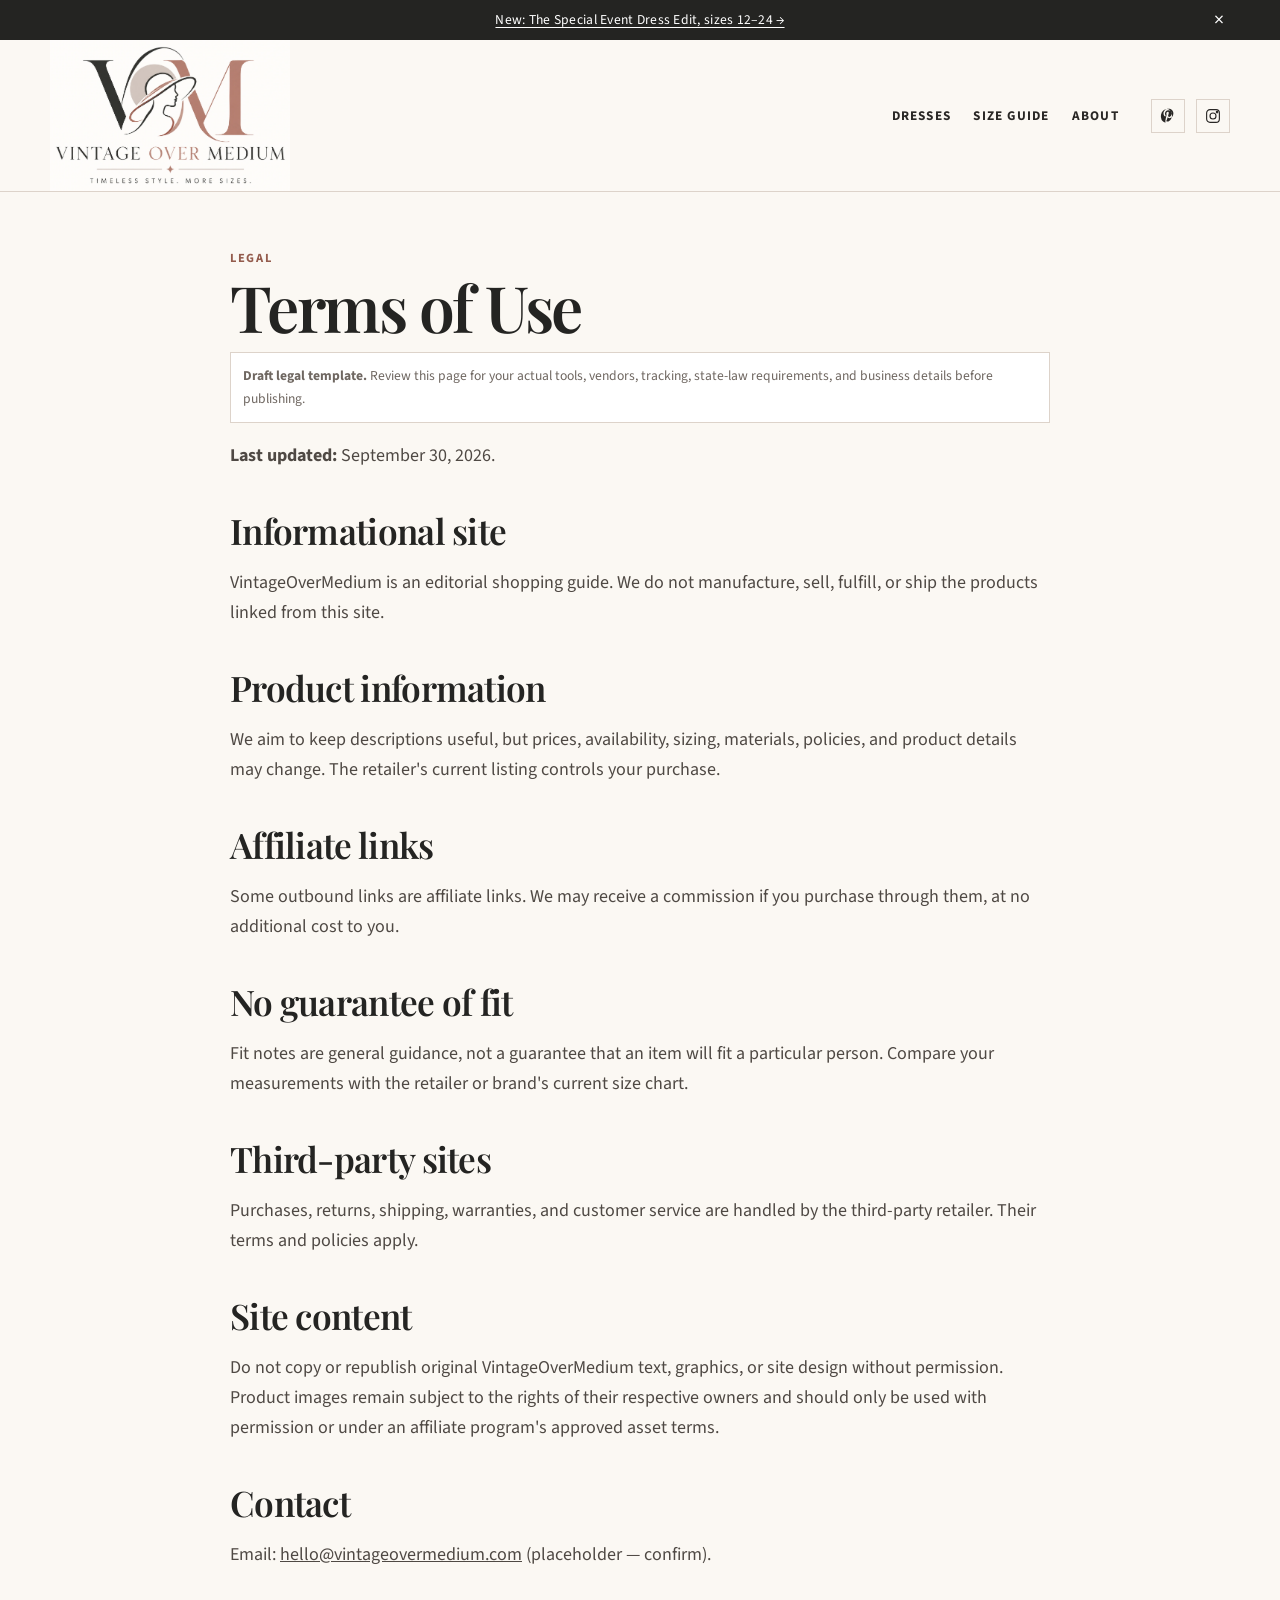
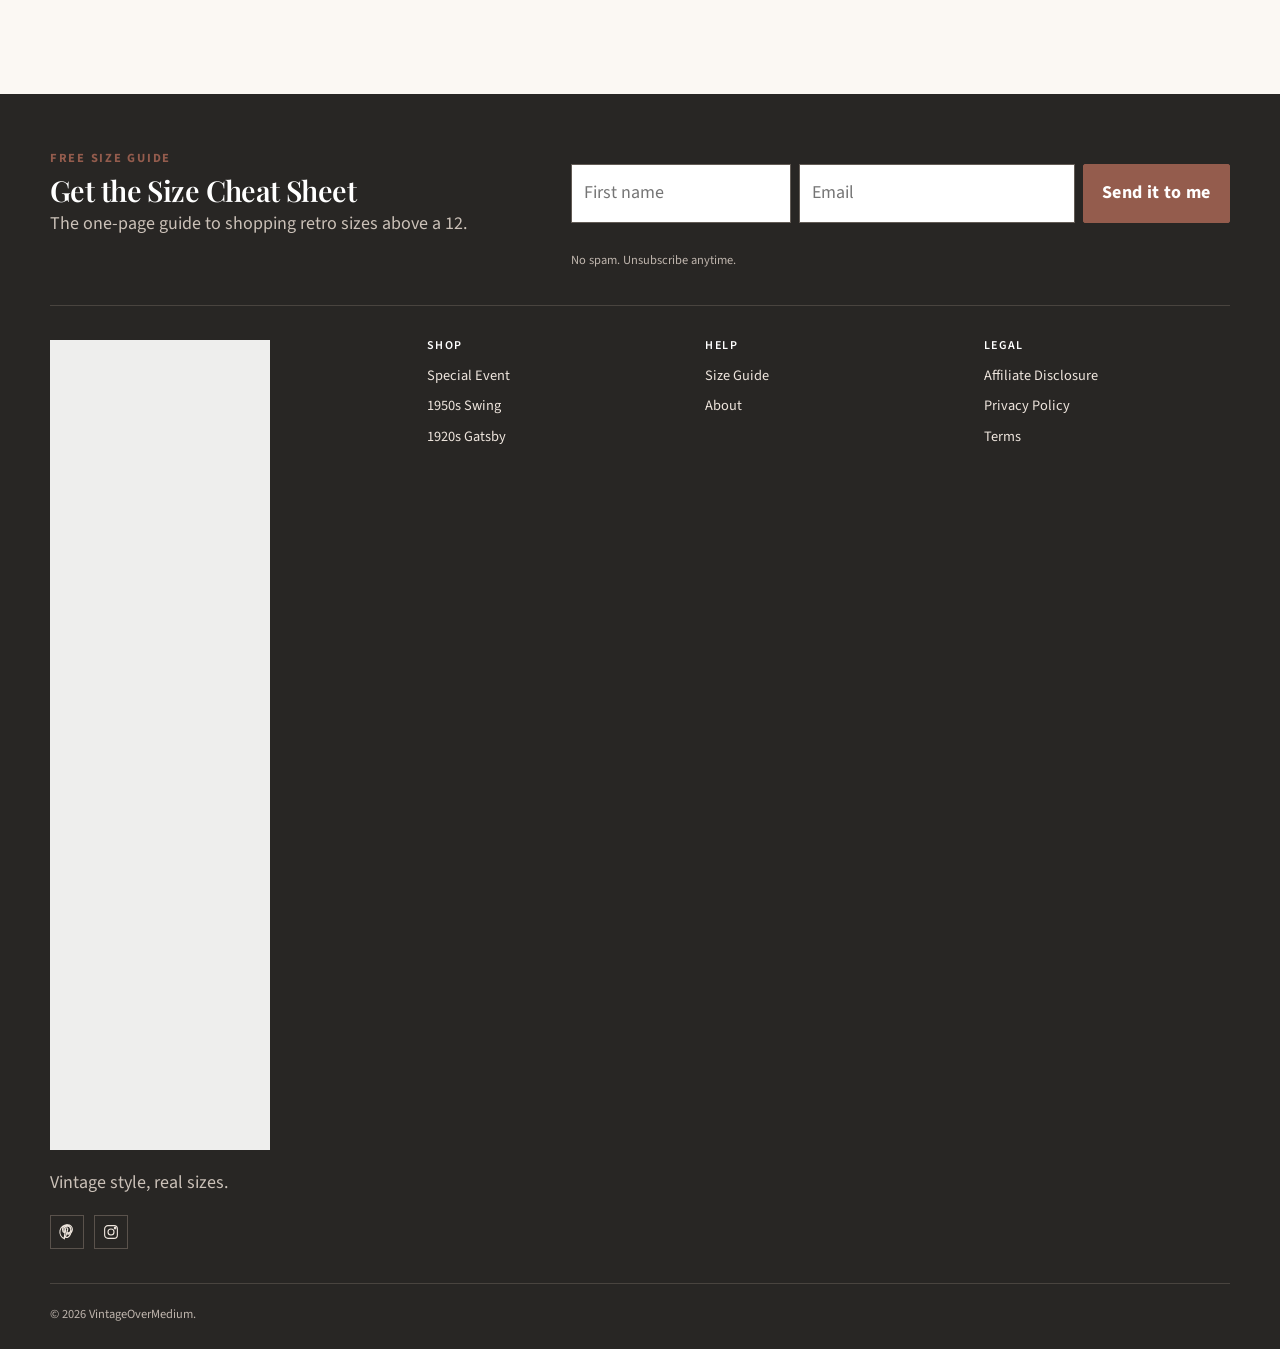
<file: terms/index.html>
<!DOCTYPE html>

<html lang="en"><head><meta charset="utf-8"/><meta content="width=device-width,initial-scale=1" name="viewport"/>
<title>Terms | VintageOverMedium</title><meta content="Terms of use for VintageOverMedium." name="description"/><meta content="#fbf8f3" name="theme-color"/>
<link href="../assets/favicon.png" rel="icon"/><link href="../assets/style.css" rel="stylesheet"/>
<!-- Analytics placeholder: add Google Analytics or Plausible here. -->
<!-- Pinterest tag placeholder: add approved site tag here. -->
<link href="https://vintageovermedium.com/terms/" rel="canonical"/><meta content="VintageOverMedium" property="og:site_name"/><meta content="website" property="og:type"/><meta content="https://vintageovermedium.com/terms/" property="og:url"/><meta content="Terms | VintageOverMedium" property="og:title"/><meta content="Terms of use for VintageOverMedium." property="og:description"/><meta content="https://vintageovermedium.com/assets/og-home.jpg" property="og:image"/><meta content="summary_large_image" name="twitter:card"/><!-- Pinterest domain claim: paste the p:domain_verify tag from Pinterest Business settings here --><script type="application/ld+json">{"@context":"https://schema.org","@type":"WebSite","name":"VintageOverMedium","url":"https://vintageovermedium.com/","sameAs":["https://www.pinterest.com/vintageovermedium/","https://www.instagram.com/vintageovermedium/"]}</script></head><body><a class="skip-link" href="#main">Skip to content</a><div class="announcement"><div class="container"><a href="../special-event-dresses/">New: The Special Event Dress Edit, sizes 12–24 →</a><button aria-label="Dismiss announcement" data-dismiss-announcement="" type="button">×</button></div></div>
<header class="site-header"><div class="container header-inner">
<a class="brand" href="../"><img alt="Vintage Over Medium — Timeless Style. More Sizes." data-pin-nopin="true" height="810" src="../assets/logo.webp" width="1285"/></a>
<nav aria-label="Main navigation" class="nav" id="site-nav"><div class="dropdown"><a href="../special-event-dresses/">Dresses</a><div class="dropdown-menu"><a href="../special-event-dresses/">Special Event</a><a href="../1950s-swing-dresses/">1950s Swing</a><a href="../1920s-gatsby-dresses/">1920s Gatsby</a></div></div><a href="../vintage-size-guide/">Size Guide</a><a href="../about/">About</a></nav>
<div class="socials"><a aria-label="VintageOverMedium on Pinterest" href="https://www.pinterest.com/vintageovermedium/" rel="noopener" target="_blank"><svg aria-hidden="true" viewbox="0 0 24 24"><path d="M12 2.5a9.5 9.5 0 0 0-3.46 18.35c-.08-1.58-.02-3.49.39-5.24l1.22-5.16s-.31-.62-.31-1.54c0-1.44.84-2.52 1.88-2.52.89 0 1.32.67 1.32 1.47 0 .9-.57 2.24-.86 3.48-.24 1.04.52 1.89 1.55 1.89 1.86 0 3.29-1.96 3.29-4.79 0-2.5-1.8-4.26-4.37-4.26-2.98 0-4.73 2.23-4.73 4.54 0 .9.35 1.86.78 2.38.09.1.1.19.07.3l-.29 1.18c-.05.19-.15.23-.35.14-1.3-.6-2.11-2.49-2.11-4 0-3.25 2.36-6.24 6.81-6.24 3.58 0 6.36 2.55 6.36 5.96 0 3.56-2.24 6.42-5.35 6.42-1.04 0-2.02-.54-2.36-1.18l-.64 2.44c-.23.9-.86 2.03-1.28 2.72.96.3 1.98.46 3.04.46A9.5 9.5 0 0 0 12 2.5Z"></path></svg></a><a aria-label="VintageOverMedium on Instagram" href="https://www.instagram.com/vintageovermedium/" rel="noopener" target="_blank"><svg aria-hidden="true" viewbox="0 0 24 24"><rect height="17" rx="4.5" width="17" x="3.5" y="3.5"></rect><circle cx="12" cy="12" r="4"></circle><circle cx="17.4" cy="6.8" r="1"></circle></svg></a></div>
<button aria-controls="site-nav" aria-expanded="false" aria-label="Open menu" class="menu-btn" type="button">Menu</button>
</div></header><main id="main"><section class="page-hero"><div class="container article"><span class="eyebrow">Legal</span><h1>Terms of Use</h1><div class="legal-note"><strong>Draft legal template.</strong> Review this page for your actual tools, vendors, tracking, state-law requirements, and business details before publishing.</div><p><strong>Last updated:</strong> September 30, 2026.</p><h2>Informational site</h2><p>VintageOverMedium is an editorial shopping guide. We do not manufacture, sell, fulfill, or ship the products linked from this site.</p><h2>Product information</h2><p>We aim to keep descriptions useful, but prices, availability, sizing, materials, policies, and product details may change. The retailer's current listing controls your purchase.</p><h2>Affiliate links</h2><p>Some outbound links are affiliate links. We may receive a commission if you purchase through them, at no additional cost to you.</p><h2>No guarantee of fit</h2><p>Fit notes are general guidance, not a guarantee that an item will fit a particular person. Compare your measurements with the retailer or brand's current size chart.</p><h2>Third-party sites</h2><p>Purchases, returns, shipping, warranties, and customer service are handled by the third-party retailer. Their terms and policies apply.</p><h2>Site content</h2><p>Do not copy or republish original VintageOverMedium text, graphics, or site design without permission. Product images remain subject to the rights of their respective owners and should only be used with permission or under an affiliate program's approved asset terms.</p><h2>Contact</h2><p>Email: <a href="mailto:hello@vintageovermedium.com">hello@vintageovermedium.com</a> (placeholder — confirm).</p></div></section></main><footer class="site-footer"><div class="container">
<div class="footer-signup"><div><span class="eyebrow">Free size guide</span><h2>Get the Size Cheat Sheet</h2><p>The one-page guide to shopping retro sizes above a 12.</p></div><form class="demo-form"><label class="sr-only" for="footer-first-name">First name</label><input id="footer-first-name" name="first_name" placeholder="First name"/><label class="sr-only" for="footer-email">Email</label><input id="footer-email" name="email" placeholder="Email" required="" type="email"/><button class="btn" type="submit">Send it to me</button><div aria-live="polite" class="form-message"></div></form><p class="form-note">No spam. Unsubscribe anytime.</p></div>
<div class="footer-grid"><div class="footer-brand"><img alt="Vintage Over Medium" data-pin-nopin="true" height="810" src="../assets/logo.webp" width="1285"/><p>Vintage style, real sizes.</p><div class="footer-socials"><a aria-label="VintageOverMedium on Pinterest" href="https://www.pinterest.com/vintageovermedium/" rel="noopener" target="_blank"><svg aria-hidden="true" viewbox="0 0 24 24"><path d="M12 2.5a9.5 9.5 0 0 0-3.46 18.35c-.08-1.58-.02-3.49.39-5.24l1.22-5.16s-.31-.62-.31-1.54c0-1.44.84-2.52 1.88-2.52.89 0 1.32.67 1.32 1.47 0 .9-.57 2.24-.86 3.48-.24 1.04.52 1.89 1.55 1.89 1.86 0 3.29-1.96 3.29-4.79 0-2.5-1.8-4.26-4.37-4.26-2.98 0-4.73 2.23-4.73 4.54 0 .9.35 1.86.78 2.38.09.1.1.19.07.3l-.29 1.18c-.05.19-.15.23-.35.14-1.3-.6-2.11-2.49-2.11-4 0-3.25 2.36-6.24 6.81-6.24 3.58 0 6.36 2.55 6.36 5.96 0 3.56-2.24 6.42-5.35 6.42-1.04 0-2.02-.54-2.36-1.18l-.64 2.44c-.23.9-.86 2.03-1.28 2.72.96.3 1.98.46 3.04.46A9.5 9.5 0 0 0 12 2.5Z"></path></svg></a><a aria-label="VintageOverMedium on Instagram" href="https://www.instagram.com/vintageovermedium/" rel="noopener" target="_blank"><svg aria-hidden="true" viewbox="0 0 24 24"><rect height="17" rx="4.5" width="17" x="3.5" y="3.5"></rect><circle cx="12" cy="12" r="4"></circle><circle cx="17.4" cy="6.8" r="1"></circle></svg></a></div></div>
<div><h3>Shop</h3><div class="footer-links"><a href="../special-event-dresses/">Special Event</a><a href="../1950s-swing-dresses/">1950s Swing</a><a href="../1920s-gatsby-dresses/">1920s Gatsby</a></div></div>
<div><h3>Help</h3><div class="footer-links"><a href="../vintage-size-guide/">Size Guide</a><a href="../about/">About</a></div></div>
<div><h3>Legal</h3><div class="footer-links"><a href="../disclosure/">Affiliate Disclosure</a><a href="../privacy/">Privacy Policy</a><a href="../terms/">Terms</a></div></div></div>
<div class="footer-bottom">© 2026 VintageOverMedium. <!-- Enable after Amazon Associates approval: As an Amazon Associate we earn from qualifying purchases. --></div>
</div></footer>
<div aria-hidden="true" class="modal-backdrop"><div aria-labelledby="signup-title" aria-modal="true" class="modal" role="dialog" tabindex="-1"><button aria-label="Close" class="close" data-close-modal="" type="button">×</button><span class="eyebrow">Before you go</span><h2 id="signup-title">Know your vintage size.</h2><p>Get the one-page cheat sheet for shopping retro sizes above a 12.</p><form class="demo-form"><label class="sr-only" for="popup-first-name">First name</label><input id="popup-first-name" name="first_name" placeholder="First name"/><label class="sr-only" for="popup-email">Email</label><input id="popup-email" name="email" placeholder="Email" required="" type="email"/><button class="btn" type="submit">Send it to me</button><div aria-live="polite" class="form-message"></div></form></div></div>
<script src="../assets/site.js"></script><script async="" data-pin-hover="true" defer="" src="https://assets.pinterest.com/js/pinit.js"></script></body></html>
</file>
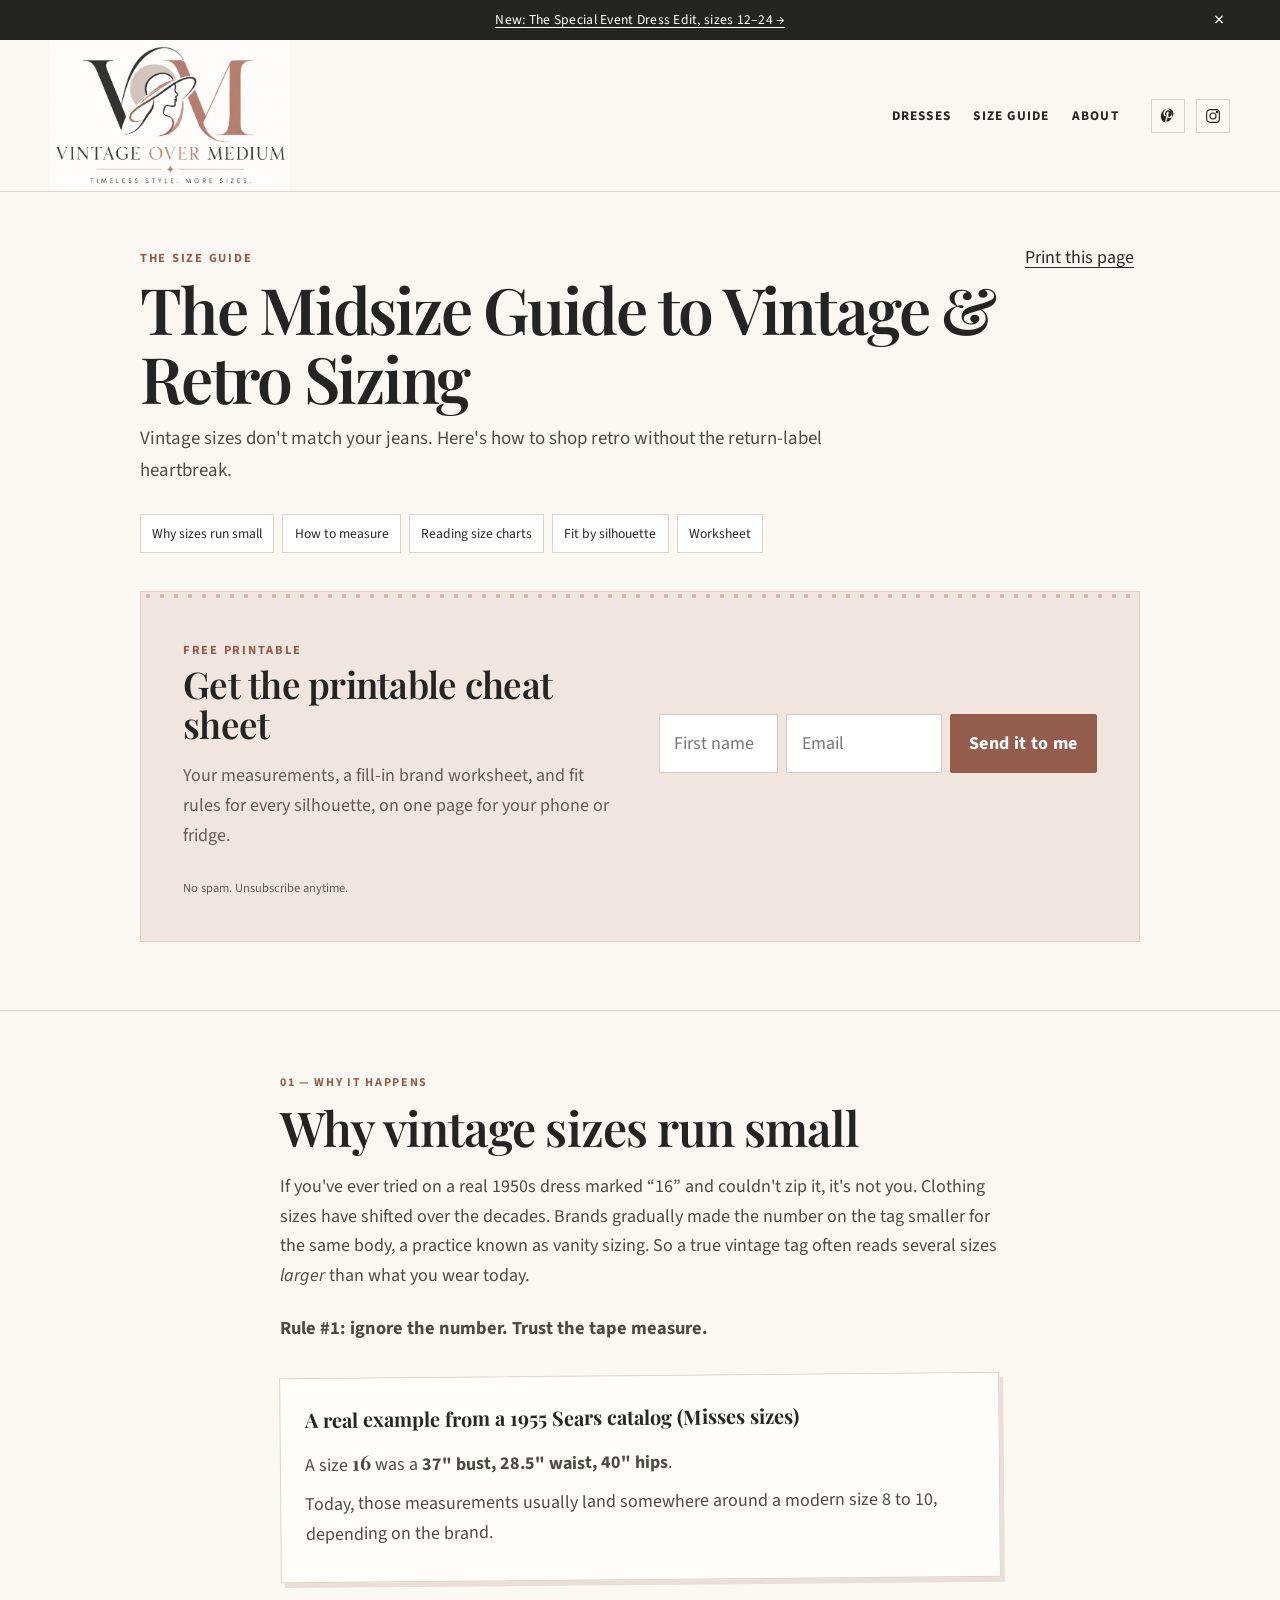
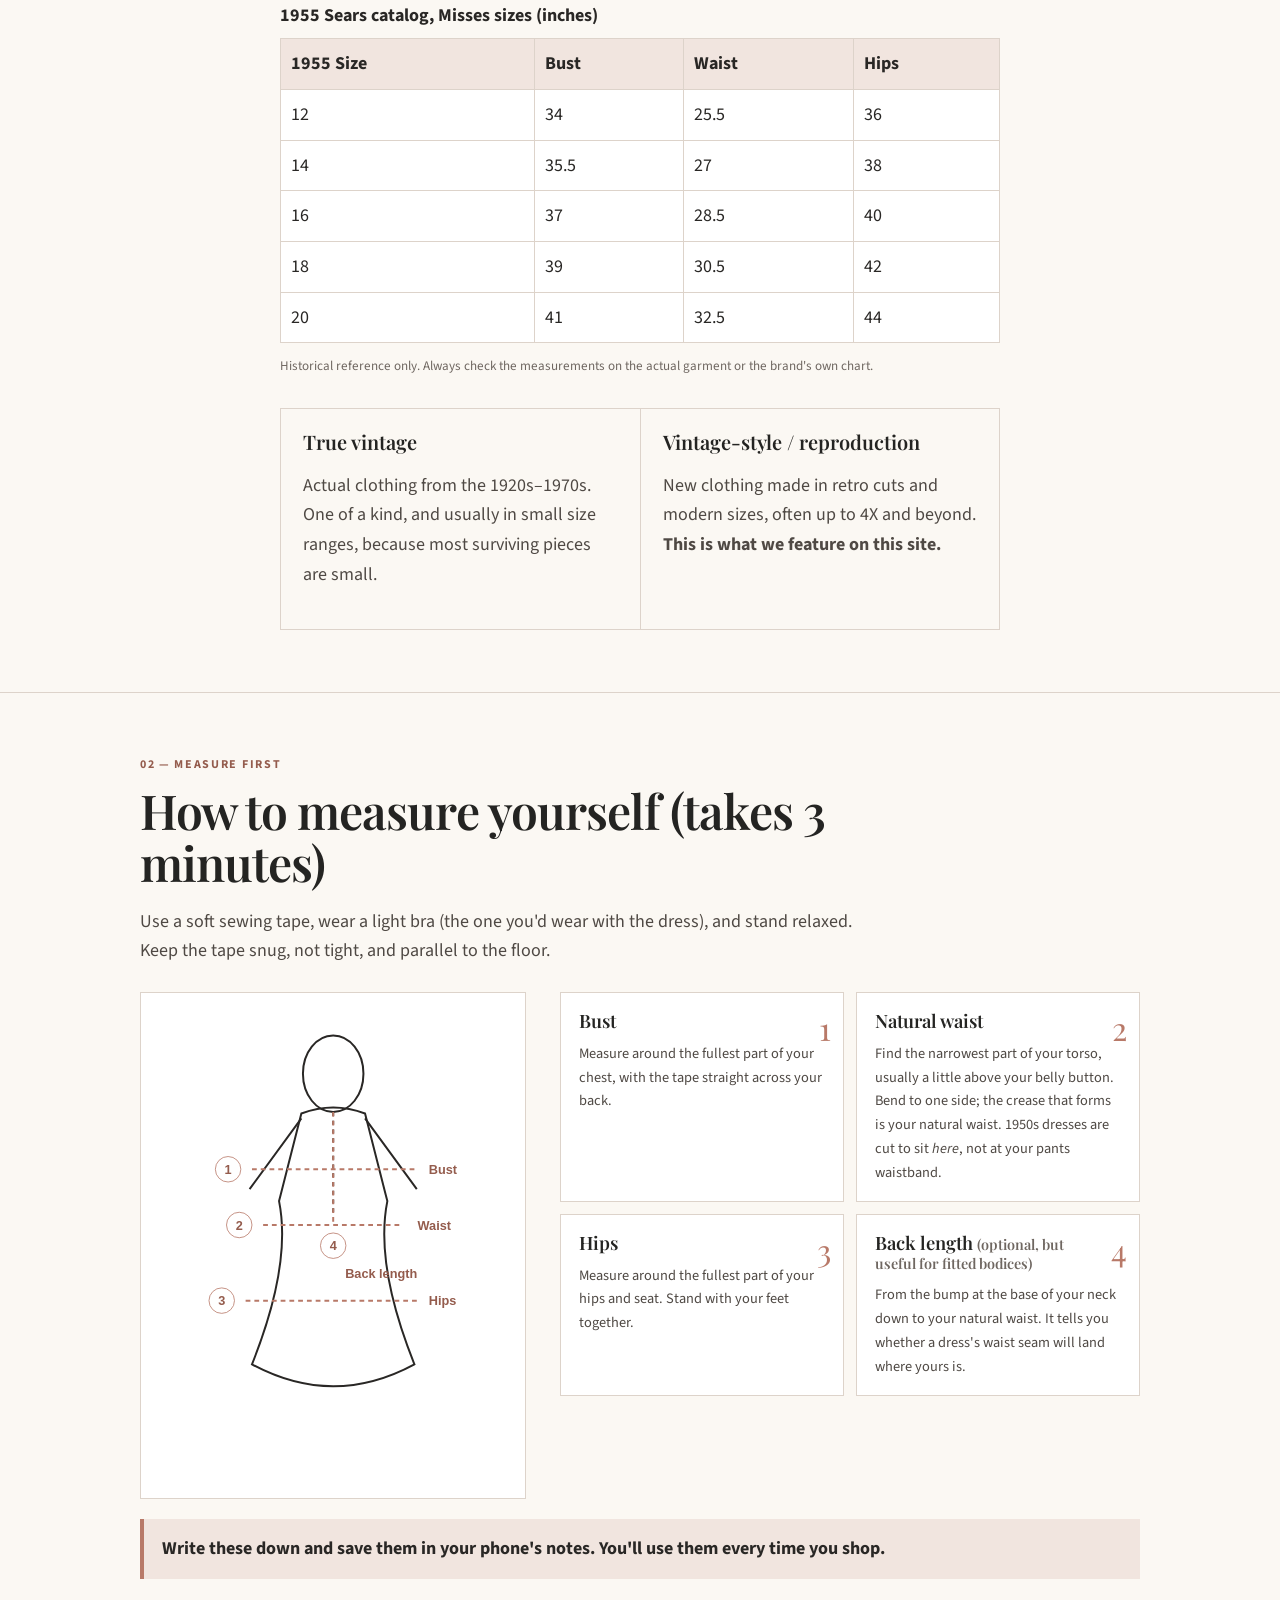
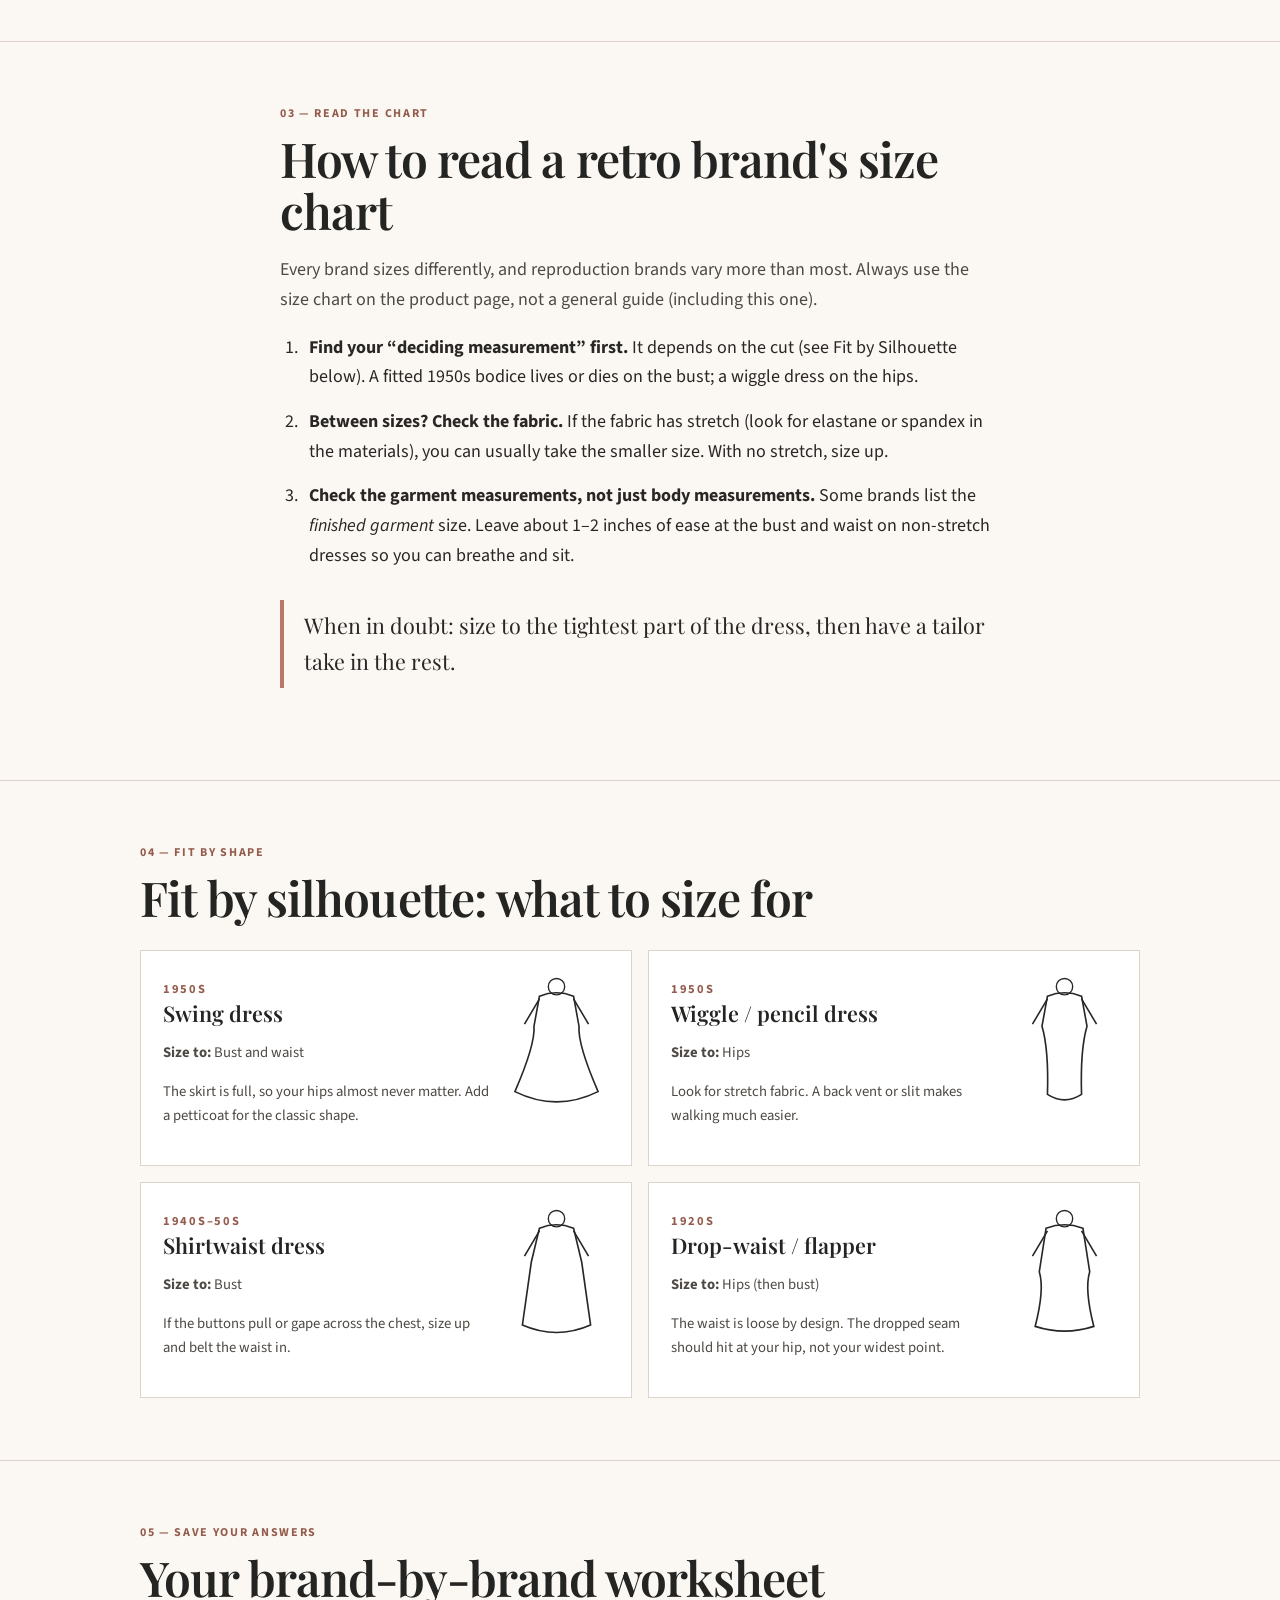
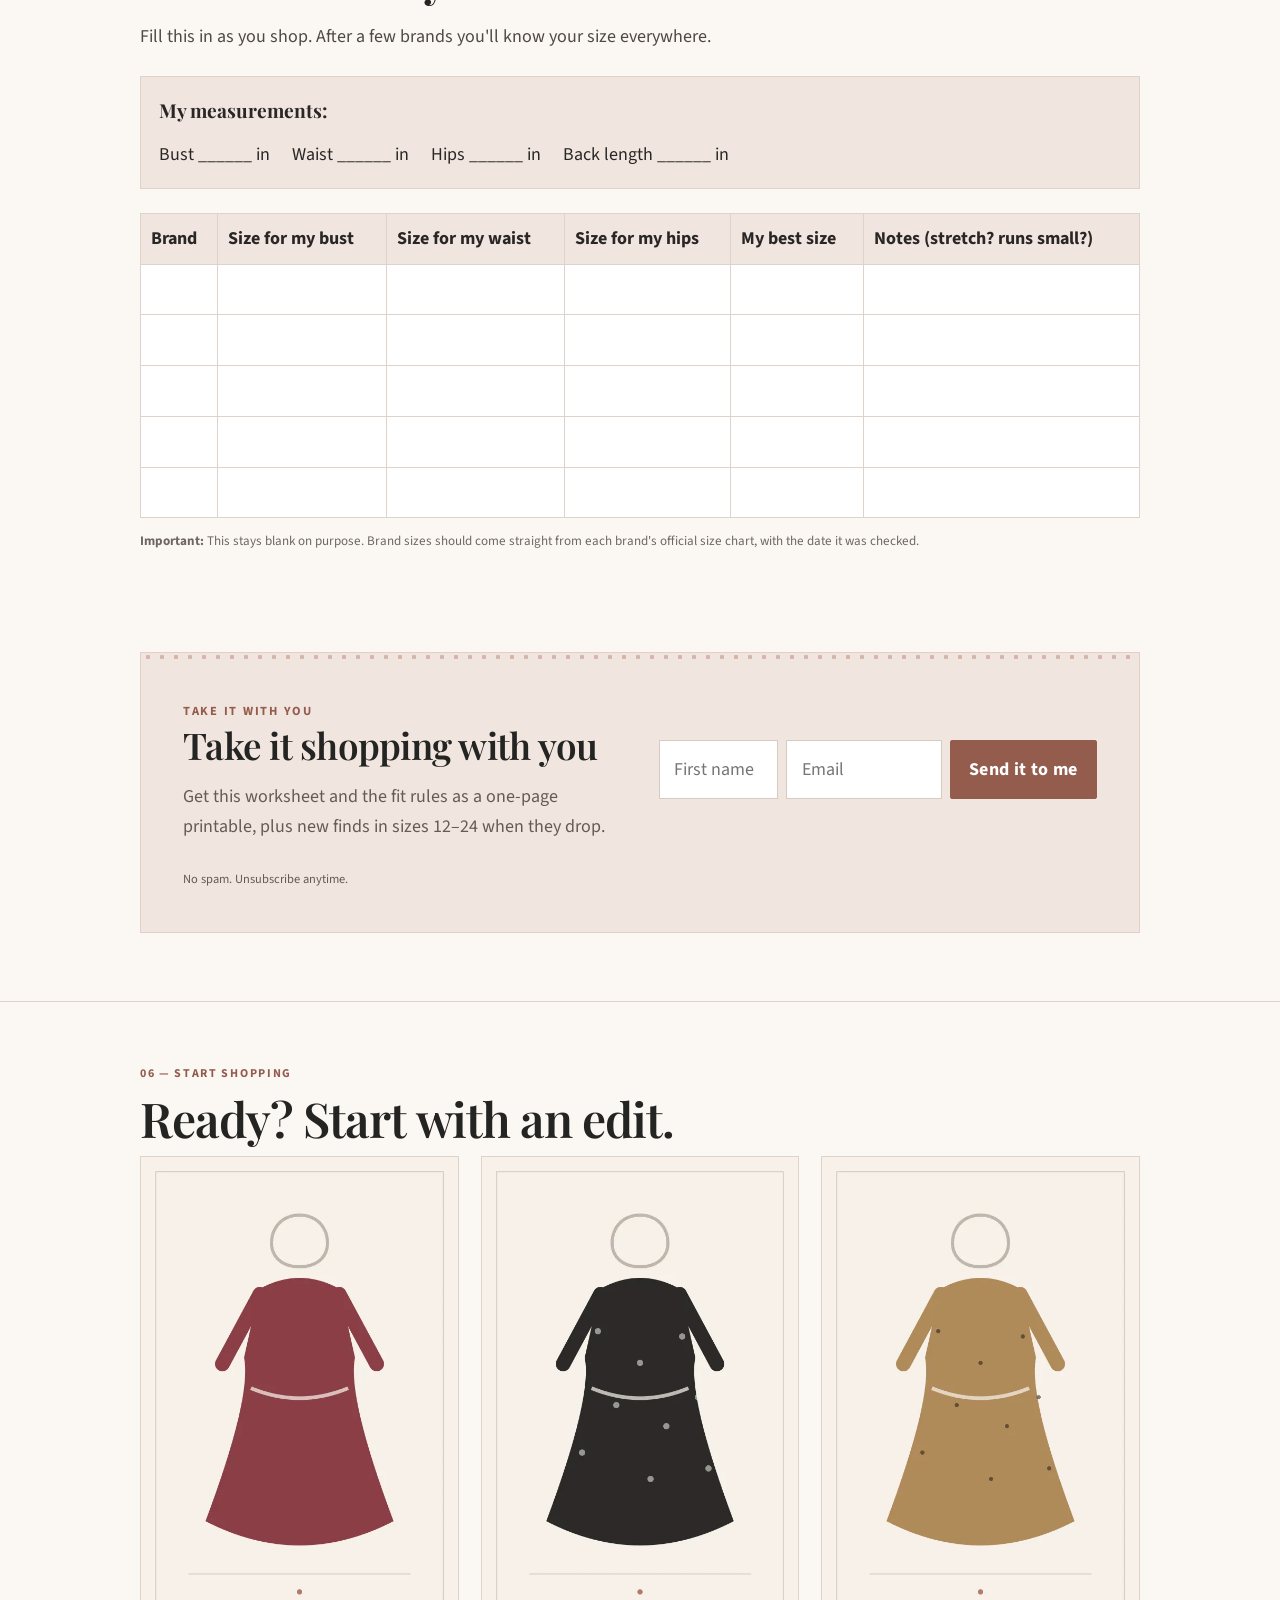
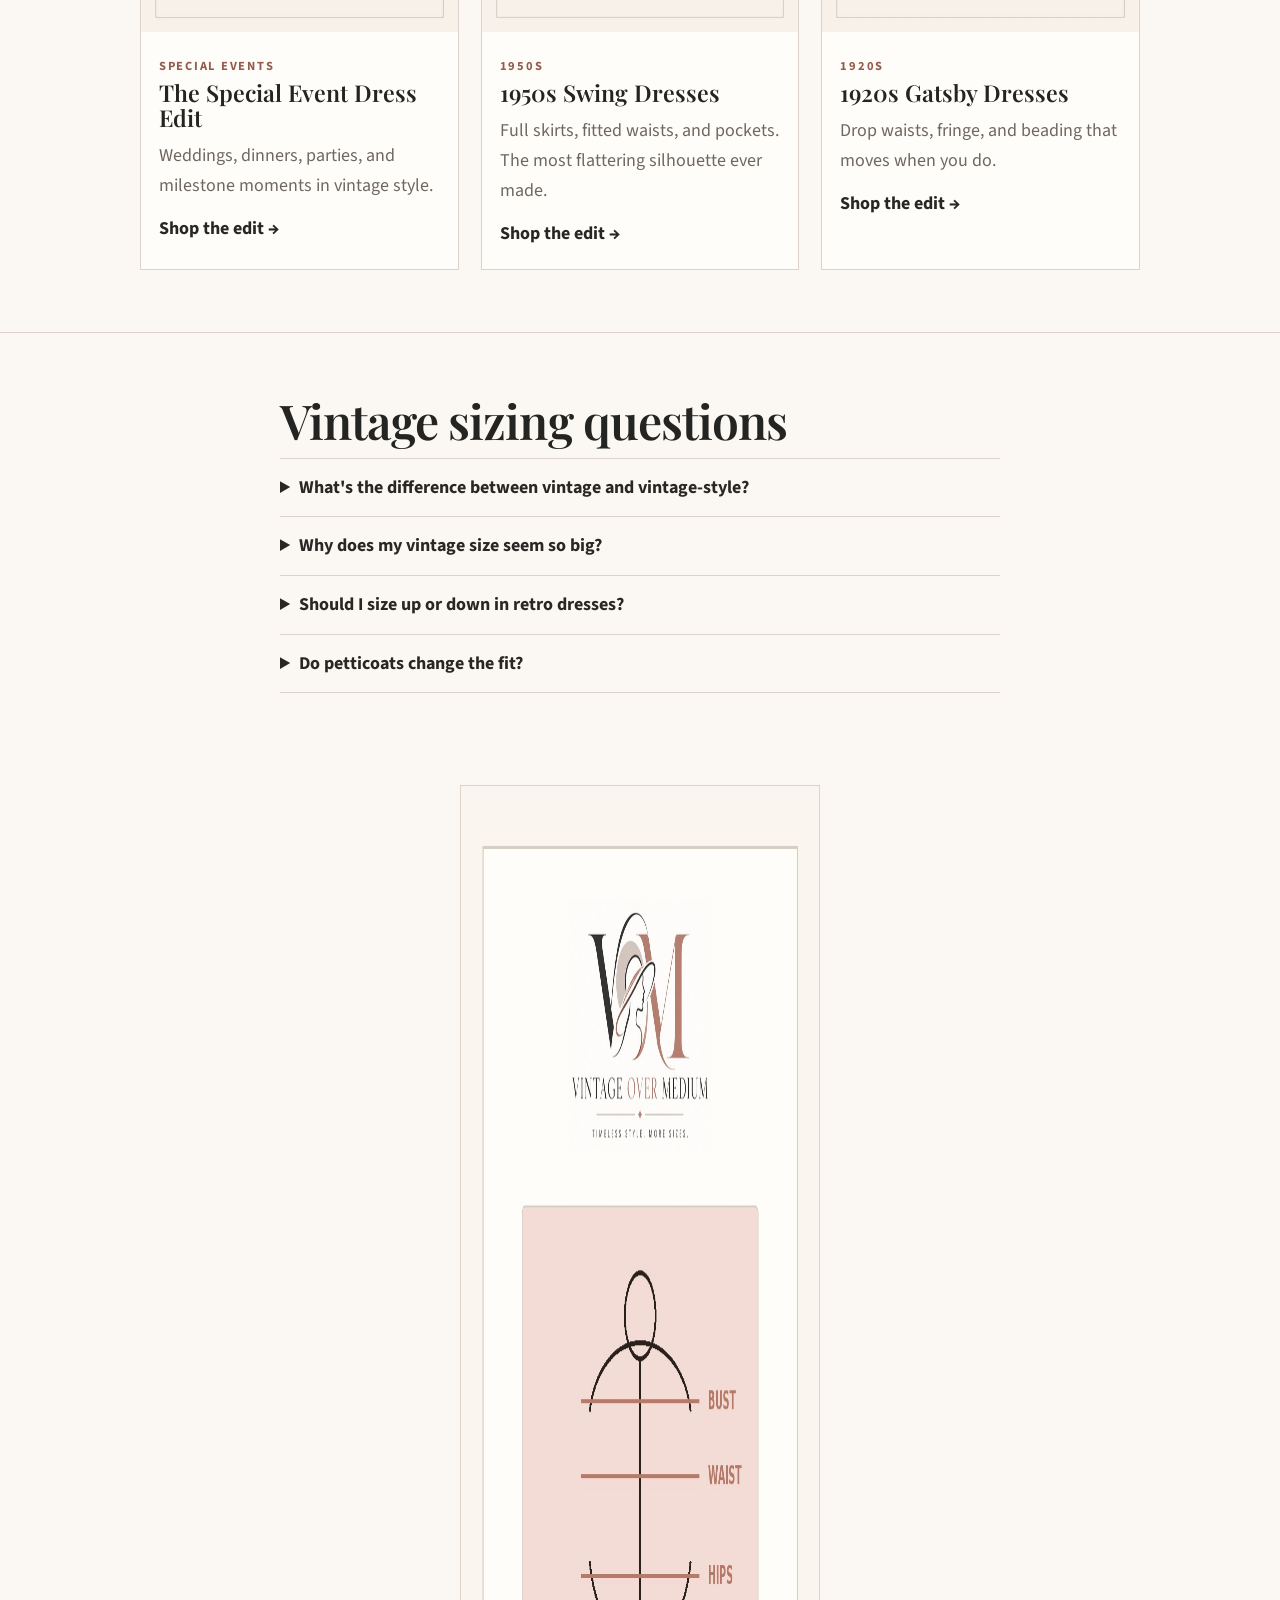
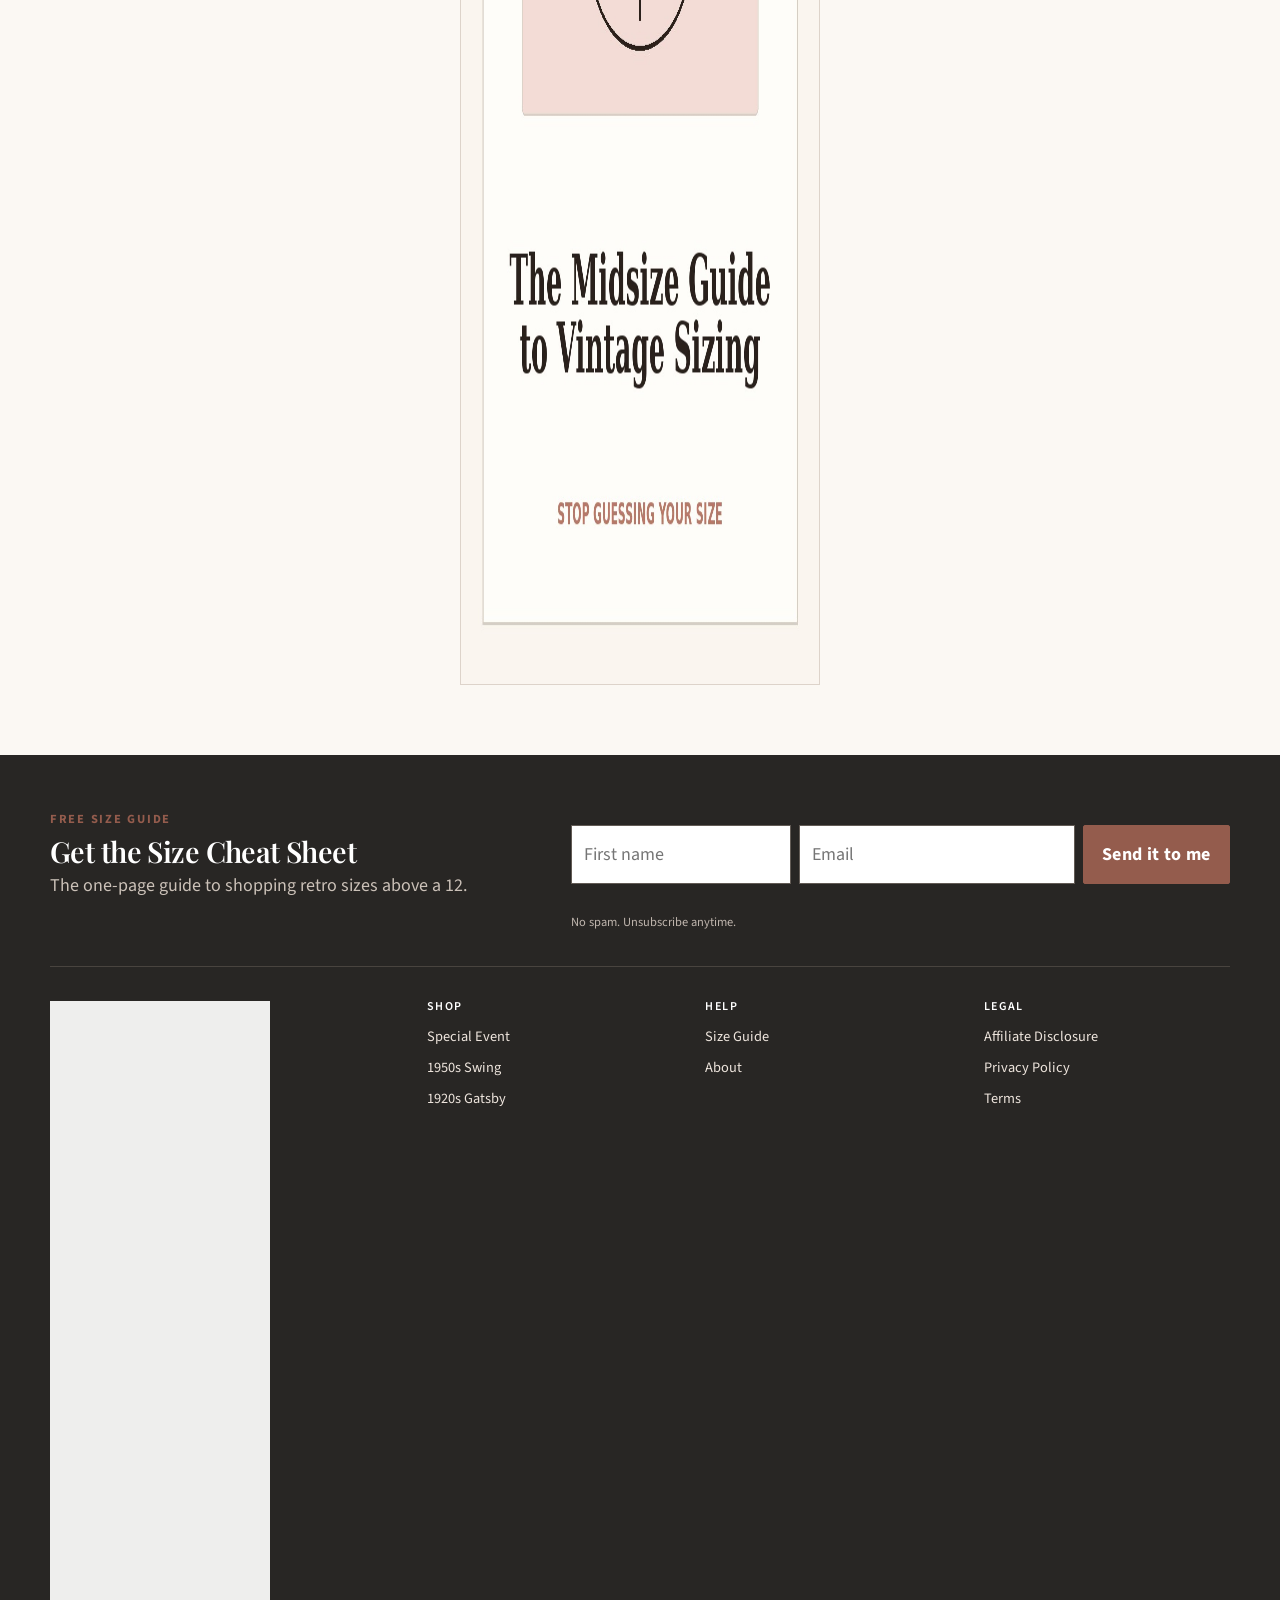
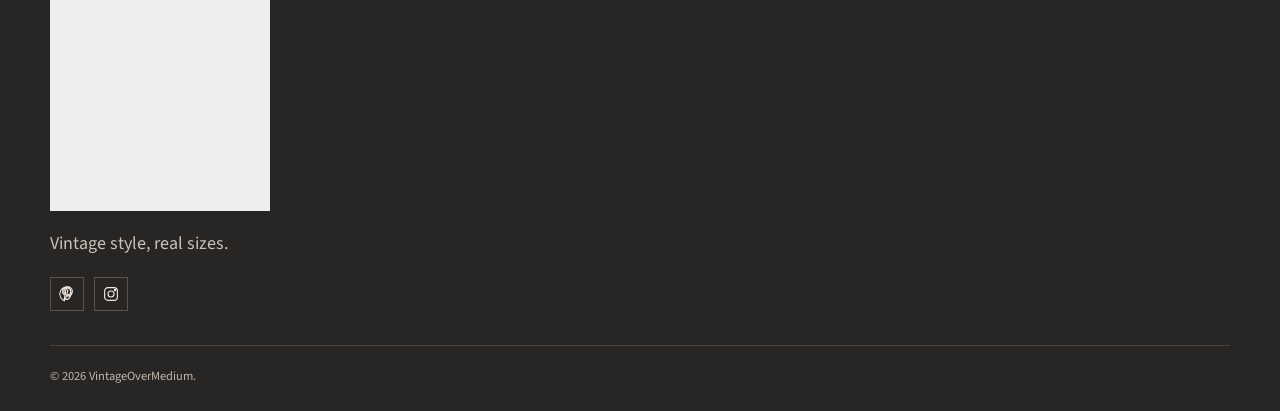
<file: vintage-size-guide/index.html>
<!DOCTYPE html>

<html lang="en"><head><meta charset="utf-8"/><meta content="width=device-width,initial-scale=1" name="viewport"/><title>Vintage vs. Modern Sizes: A Midsize Guide (12–24) | VintageOverMedium</title><meta content="Why vintage sizes run small, how to measure yourself, and how to read retro brand size charts when you're a size 12 and up." name="description"/><meta content="#fbf8f3" name="theme-color"/><link href="https://vintageovermedium.com/vintage-size-guide/" rel="canonical"/><meta content="VintageOverMedium" property="og:site_name"/><meta content="website" property="og:type"/><meta content="https://vintageovermedium.com/vintage-size-guide/" property="og:url"/><meta content="Vintage vs. Modern Sizes: A Midsize Guide (12–24) | VintageOverMedium" property="og:title"/><meta content="Why vintage sizes run small, how to measure yourself, and how to read retro brand size charts when you're a size 12 and up." property="og:description"/><meta content="https://vintageovermedium.com/assets/og-size-guide.jpg" property="og:image"/><meta content="summary_large_image" name="twitter:card"/><link href="../assets/favicon.png" rel="icon"/><link href="../assets/style.css" rel="stylesheet"/><!-- Pinterest domain claim: paste the p:domain_verify tag from Pinterest Business settings here --><!-- Analytics placeholder: add Google Analytics or Plausible here. --><script type="application/ld+json">{"@context":"https://schema.org","@type":"WebSite","name":"VintageOverMedium","url":"https://vintageovermedium.com/","sameAs":["https://www.pinterest.com/vintageovermedium/","https://www.instagram.com/vintageovermedium/"]}</script><script type="application/ld+json">{"@context":"https://schema.org","@type":"FAQPage","mainEntity":[{"@type":"Question","name":"What's the difference between vintage and vintage-style?","acceptedAnswer":{"@type":"Answer","text":"Vintage is actually old; vintage-style is new clothing cut in retro shapes, usually in much wider size ranges."}},{"@type":"Question","name":"Why does my vintage size seem so big?","acceptedAnswer":{"@type":"Answer","text":"Sizes have shifted smaller over the decades. Go by the measurements, not the tag number."}},{"@type":"Question","name":"Should I size up or down in retro dresses?","acceptedAnswer":{"@type":"Answer","text":"Size to the measurement that matters for that silhouette, then check the fabric for stretch."}},{"@type":"Question","name":"Do petticoats change the fit?","acceptedAnswer":{"@type":"Answer","text":"No. They change the skirt's shape, not the bodice fit. Buy the dress to fit your bust and waist first."}}]}</script></head><body><a class="skip-link" href="#main">Skip to content</a><div class="announcement"><div class="container"><a href="../special-event-dresses/">New: The Special Event Dress Edit, sizes 12–24 →</a><button aria-label="Dismiss announcement" data-dismiss-announcement="" type="button">×</button></div></div>
<header class="site-header"><div class="container header-inner">
<a class="brand" href="../"><img alt="Vintage Over Medium — Timeless Style. More Sizes." data-pin-nopin="true" height="810" src="../assets/logo.webp" width="1285"/></a>
<nav aria-label="Main navigation" class="nav" id="site-nav"><div class="dropdown"><a href="../special-event-dresses/">Dresses</a><div class="dropdown-menu"><a href="../special-event-dresses/">Special Event</a><a href="../1950s-swing-dresses/">1950s Swing</a><a href="../1920s-gatsby-dresses/">1920s Gatsby</a></div></div><a href="../vintage-size-guide/">Size Guide</a><a href="../about/">About</a></nav>
<div class="socials"><a aria-label="VintageOverMedium on Pinterest" href="https://www.pinterest.com/vintageovermedium/" rel="noopener" target="_blank"><svg aria-hidden="true" viewbox="0 0 24 24"><path d="M12 2.5a9.5 9.5 0 0 0-3.46 18.35c-.08-1.58-.02-3.49.39-5.24l1.22-5.16s-.31-.62-.31-1.54c0-1.44.84-2.52 1.88-2.52.89 0 1.32.67 1.32 1.47 0 .9-.57 2.24-.86 3.48-.24 1.04.52 1.89 1.55 1.89 1.86 0 3.29-1.96 3.29-4.79 0-2.5-1.8-4.26-4.37-4.26-2.98 0-4.73 2.23-4.73 4.54 0 .9.35 1.86.78 2.38.09.1.1.19.07.3l-.29 1.18c-.05.19-.15.23-.35.14-1.3-.6-2.11-2.49-2.11-4 0-3.25 2.36-6.24 6.81-6.24 3.58 0 6.36 2.55 6.36 5.96 0 3.56-2.24 6.42-5.35 6.42-1.04 0-2.02-.54-2.36-1.18l-.64 2.44c-.23.9-.86 2.03-1.28 2.72.96.3 1.98.46 3.04.46A9.5 9.5 0 0 0 12 2.5Z"></path></svg></a><a aria-label="VintageOverMedium on Instagram" href="https://www.instagram.com/vintageovermedium/" rel="noopener" target="_blank"><svg aria-hidden="true" viewbox="0 0 24 24"><rect height="17" rx="4.5" width="17" x="3.5" y="3.5"></rect><circle cx="12" cy="12" r="4"></circle><circle cx="17.4" cy="6.8" r="1"></circle></svg></a></div>
<button aria-controls="site-nav" aria-expanded="false" aria-label="Open menu" class="menu-btn" type="button">Menu</button>
</div></header><main class="size-guide-main" id="main">
<section class="page-hero size-guide-hero"><div class="container guide-wide"><div class="guide-topline"><span class="eyebrow">THE SIZE GUIDE</span><button class="print-link" onclick="window.print()" type="button">Print this page</button></div><h1>The Midsize Guide to Vintage &amp; Retro Sizing</h1><p class="lede">Vintage sizes don't match your jeans. Here's how to shop retro without the return-label heartbreak.</p><div class="jump"><a href="#why">Why sizes run small</a><a href="#measure">How to measure</a><a href="#charts">Reading size charts</a><a href="#silhouettes">Fit by silhouette</a><a href="#worksheet">Worksheet</a></div></div></section>
<section class="section guide-no-rule"><div class="container guide-wide"><div class="signup"><div class="signup-grid"><div><span class="eyebrow">Free printable</span><h2>Get the printable cheat sheet</h2><p>Your measurements, a fill-in brand worksheet, and fit rules for every silhouette, on one page for your phone or fridge.</p></div><form class="demo-form"><label class="sr-only" for="guide-first-1">First name</label><input id="guide-first-1" name="first_name" placeholder="First name"/><label class="sr-only" for="guide-email-1">Email</label><input id="guide-email-1" name="email" placeholder="Email" required="" type="email"/><button class="btn" type="submit">Send it to me</button><div aria-live="polite" class="form-message"></div></form></div><p class="form-note">No spam. Unsubscribe anytime.</p></div></div></section>
<section class="guide-section" id="why"><div class="container guide-reading"><span class="section-number">01 — Why it happens</span><h2>Why vintage sizes run small</h2><p>If you've ever tried on a real 1950s dress marked “16” and couldn't zip it, it's not you. Clothing sizes have shifted over the decades. Brands gradually made the number on the tag smaller for the same body, a practice known as vanity sizing. So a true vintage tag often reads several sizes <em>larger</em> than what you wear today.</p><p class="rule-one"><strong>Rule #1: ignore the number. Trust the tape measure.</strong></p><aside class="catalog-clip"><strong>A real example from a 1955 Sears catalog (Misses sizes)</strong><p>A size <strong>16</strong> was a <strong>37" bust, 28.5" waist, 40" hips</strong>.</p><p>Today, those measurements usually land somewhere around a modern size 8 to 10, depending on the brand.</p></aside><div class="table-scroll"><table><caption>1955 Sears catalog, Misses sizes (inches)</caption><thead><tr><th>1955 Size</th><th>Bust</th><th>Waist</th><th>Hips</th></tr></thead><tbody><tr><td>12</td><td>34</td><td>25.5</td><td>36</td></tr><tr><td>14</td><td>35.5</td><td>27</td><td>38</td></tr><tr><td>16</td><td>37</td><td>28.5</td><td>40</td></tr><tr><td>18</td><td>39</td><td>30.5</td><td>42</td></tr><tr><td>20</td><td>41</td><td>32.5</td><td>44</td></tr></tbody></table></div><p class="caption">Historical reference only. Always check the measurements on the actual garment or the brand's own chart.</p><div class="vintage-callout"><div><h3>True vintage</h3><p>Actual clothing from the 1920s–1970s. One of a kind, and usually in small size ranges, because most surviving pieces are small.</p></div><div><h3>Vintage-style / reproduction</h3><p>New clothing made in retro cuts and modern sizes, often up to 4X and beyond. <strong>This is what we feature on this site.</strong></p></div></div></div></section>
<section class="guide-section" id="measure"><div class="container guide-wide"><div class="guide-reading"><span class="section-number">02 — Measure first</span><h2>How to measure yourself (takes 3 minutes)</h2><p>Use a soft sewing tape, wear a light bra (the one you'd wear with the dress), and stand relaxed. Keep the tape snug, not tight, and parallel to the floor.</p></div><div class="measurement-layout"><div class="measure-figure"><svg aria-labelledby="measure-title measure-desc" class="measure-inline" role="img" viewbox="0 0 420 560"><title id="measure-title">Dress form measurement guide</title><desc id="measure-desc">Four measurement points: bust, natural waist, hips, and back length.</desc><g fill="none" stroke="currentColor" stroke-width="2.5"><ellipse cx="210" cy="70" rx="38" ry="48"></ellipse><path d="M170 120 Q210 105 250 120 L278 230 Q262 310 312 435 Q210 490 108 435 Q158 310 142 230 Z"></path><path d="M170 126 L105 215M250 126L315 215"></path><path d="M210 118V250" stroke-dasharray="5 6"></path><path d="M108 190H312" stroke="#B87968" stroke-dasharray="6 5"></path><path d="M122 260H298" stroke="#B87968" stroke-dasharray="6 5"></path><path d="M100 355H320" stroke="#B87968" stroke-dasharray="6 5"></path><path d="M210 118V260" stroke="#B87968" stroke-dasharray="6 5"></path></g><g fill="#945c4d" font-family="Arial,sans-serif" font-size="16" font-weight="700"><circle cx="78" cy="190" fill="#fff" r="16" stroke="#B87968"></circle><text text-anchor="middle" x="78" y="196">1</text><text x="330" y="196">Bust</text><circle cx="92" cy="260" fill="#fff" r="16" stroke="#B87968"></circle><text text-anchor="middle" x="92" y="266">2</text><text x="316" y="266">Waist</text><circle cx="70" cy="355" fill="#fff" r="16" stroke="#B87968"></circle><text text-anchor="middle" x="70" y="361">3</text><text x="330" y="361">Hips</text><circle cx="210" cy="286" fill="#fff" r="16" stroke="#B87968"></circle><text text-anchor="middle" x="210" y="292">4</text><text x="225" y="326">Back length</text></g></svg></div><div class="measure-cards"><article><span>1</span><h3>Bust</h3><p>Measure around the fullest part of your chest, with the tape straight across your back.</p></article><article><span>2</span><h3>Natural waist</h3><p>Find the narrowest part of your torso, usually a little above your belly button. Bend to one side; the crease that forms is your natural waist. 1950s dresses are cut to sit <em>here</em>, not at your pants waistband.</p></article><article><span>3</span><h3>Hips</h3><p>Measure around the fullest part of your hips and seat. Stand with your feet together.</p></article><article><span>4</span><h3>Back length <small>(optional, but useful for fitted bodices)</small></h3><p>From the bump at the base of your neck down to your natural waist. It tells you whether a dress's waist seam will land where yours is.</p></article></div></div><div class="tip-strip">Write these down and save them in your phone's notes. You'll use them every time you shop.</div></div></section>
<section class="guide-section" id="charts"><div class="container guide-reading"><span class="section-number">03 — Read the chart</span><h2>How to read a retro brand's size chart</h2><p>Every brand sizes differently, and reproduction brands vary more than most. Always use the size chart on the product page, not a general guide (including this one).</p><ol class="rule-list"><li><strong>Find your “deciding measurement” first.</strong> It depends on the cut (see Fit by Silhouette below). A fitted 1950s bodice lives or dies on the bust; a wiggle dress on the hips.</li><li><strong>Between sizes? Check the fabric.</strong> If the fabric has stretch (look for elastane or spandex in the materials), you can usually take the smaller size. With no stretch, size up.</li><li><strong>Check the garment measurements, not just body measurements.</strong> Some brands list the <em>finished garment</em> size. Leave about 1–2 inches of ease at the bust and waist on non-stretch dresses so you can breathe and sit.</li></ol><blockquote>When in doubt: size to the tightest part of the dress, then have a tailor take in the rest.</blockquote></div></section>
<section class="guide-section" id="silhouettes"><div class="container guide-wide"><div class="guide-reading"><span class="section-number">04 — Fit by shape</span><h2>Fit by silhouette: what to size for</h2></div><div class="fit-grid"><article><svg aria-hidden="true" class="mini-silhouette" viewbox="0 0 150 220"><circle cx="75" cy="20" fill="none" r="12" stroke="currentColor" stroke-width="2"></circle><path d="M50 34 Q75 24 100 34 L108 78 Q106 105 136 174 Q75 204 14 174 Q44 105 42 78 Z" fill="none" stroke="currentColor" stroke-width="2.4"></path><path d="M50 38L28 75M100 38L122 75" fill="none" stroke="currentColor" stroke-width="2.4"></path></svg><span class="smallcaps">1950s</span><h3>Swing dress</h3><p><strong>Size to:</strong> Bust and waist</p><p>The skirt is full, so your hips almost never matter. Add a petticoat for the classic shape.</p></article><article><svg aria-hidden="true" class="mini-silhouette" viewbox="0 0 150 220"><circle cx="75" cy="20" fill="none" r="12" stroke="currentColor" stroke-width="2"></circle><path d="M50 34 Q75 24 100 34 L108 78 Q98 112 100 178 Q75 194 50 178 Q52 112 42 78 Z" fill="none" stroke="currentColor" stroke-width="2.4"></path><path d="M50 38L28 75M100 38L122 75" fill="none" stroke="currentColor" stroke-width="2.4"></path></svg><span class="smallcaps">1950s</span><h3>Wiggle / pencil dress</h3><p><strong>Size to:</strong> Hips</p><p>Look for stretch fabric. A back vent or slit makes walking much easier.</p></article><article><svg aria-hidden="true" class="mini-silhouette" viewbox="0 0 150 220"><circle cx="75" cy="20" fill="none" r="12" stroke="currentColor" stroke-width="2"></circle><path d="M50 34 Q75 24 100 34 L112 84 L125 176 Q75 198 25 176 L38 84 Z" fill="none" stroke="currentColor" stroke-width="2.4"></path><path d="M50 38L28 75M100 38L122 75" fill="none" stroke="currentColor" stroke-width="2.4"></path></svg><span class="smallcaps">1940s–50s</span><h3>Shirtwaist dress</h3><p><strong>Size to:</strong> Bust</p><p>If the buttons pull or gape across the chest, size up and belt the waist in.</p></article><article><svg aria-hidden="true" class="mini-silhouette" viewbox="0 0 150 220"><circle cx="75" cy="20" fill="none" r="12" stroke="currentColor" stroke-width="2"></circle><path d="M48 34 Q75 24 102 34 L112 98 Q104 124 118 178 Q75 192 32 178 Q46 124 38 98 Z" fill="none" stroke="currentColor" stroke-width="2.4"></path><path d="M50 38L28 75M100 38L122 75" fill="none" stroke="currentColor" stroke-width="2.4"></path></svg><span class="smallcaps">1920s</span><h3>Drop-waist / flapper</h3><p><strong>Size to:</strong> Hips (then bust)</p><p>The waist is loose by design. The dropped seam should hit at your hip, not your widest point.</p></article></div></div></section>
<section class="guide-section" id="worksheet"><div class="container guide-wide"><div class="guide-reading"><span class="section-number">05 — Save your answers</span><h2>Your brand-by-brand worksheet</h2><p>Fill this in as you shop. After a few brands you'll know your size everywhere.</p></div><div class="measurements-blank"><strong>My measurements:</strong><span>Bust ______ in</span><span>Waist ______ in</span><span>Hips ______ in</span><span>Back length ______ in</span></div><div class="table-scroll worksheet-table"><table><thead><tr><th>Brand</th><th>Size for my bust</th><th>Size for my waist</th><th>Size for my hips</th><th>My best size</th><th>Notes (stretch? runs small?)</th></tr></thead><tbody><tr><td> </td><td> </td><td> </td><td> </td><td> </td><td> </td></tr><tr><td> </td><td> </td><td> </td><td> </td><td> </td><td> </td></tr><tr><td> </td><td> </td><td> </td><td> </td><td> </td><td> </td></tr><tr><td> </td><td> </td><td> </td><td> </td><td> </td><td> </td></tr><tr><td> </td><td> </td><td> </td><td> </td><td> </td><td> </td></tr></tbody></table></div><p class="caption"><strong>Important:</strong> This stays blank on purpose. Brand sizes should come straight from each brand's official size chart, with the date it was checked.</p></div></section>
<section class="section guide-no-rule"><div class="container guide-wide"><div class="signup signup-second"><div class="signup-grid"><div><span class="eyebrow">Take it with you</span><h2>Take it shopping with you</h2><p>Get this worksheet and the fit rules as a one-page printable, plus new finds in sizes 12–24 when they drop.</p></div><form class="demo-form"><label class="sr-only" for="guide-first-2">First name</label><input id="guide-first-2" name="first_name" placeholder="First name"/><label class="sr-only" for="guide-email-2">Email</label><input id="guide-email-2" name="email" placeholder="Email" required="" type="email"/><button class="btn" type="submit">Send it to me</button><div aria-live="polite" class="form-message"></div></form></div><p class="form-note">No spam. Unsubscribe anytime.</p></div></div></section>
<section class="guide-section"><div class="container guide-wide"><div class="guide-reading"><span class="section-number">06 — Start shopping</span><h2>Ready? Start with an edit.</h2></div><div class="tiles"><a class="tile" href="../special-event-dresses/"><div class="visual"><img alt="Velvet sweetheart vintage-style dress" data-pin-description="Velvet sweetheart vintage-style dress — VintageOverMedium" height="900" loading="lazy" src="../assets/products/velvet-sweetheart-midi.webp" width="600"/></div><div class="copy"><span class="smallcaps">Special events</span><h3>The Special Event Dress Edit</h3><p>Weddings, dinners, parties, and milestone moments in vintage style.</p><strong>Shop the edit →</strong></div></a><a class="tile" href="../1950s-swing-dresses/"><div class="visual"><img alt="Polka dot 1950s-style swing dress" data-pin-description="Polka dot 1950s-style swing dress — VintageOverMedium" height="900" loading="lazy" src="../assets/products/polka-dot-swing.webp" width="600"/></div><div class="copy"><span class="smallcaps">1950s</span><h3>1950s Swing Dresses</h3><p>Full skirts, fitted waists, and pockets. The most flattering silhouette ever made.</p><strong>Shop the edit →</strong></div></a><a class="tile" href="../1920s-gatsby-dresses/"><div class="visual"><img alt="Beaded fringe 1920s-style Gatsby dress" data-pin-description="Beaded fringe 1920s-style Gatsby dress — VintageOverMedium" height="900" loading="lazy" src="../assets/products/beaded-fringe-gatsby.webp" width="600"/></div><div class="copy"><span class="smallcaps">1920s</span><h3>1920s Gatsby Dresses</h3><p>Drop waists, fringe, and beading that moves when you do.</p><strong>Shop the edit →</strong></div></a></div></div></section>
<section class="guide-section faq-section"><div class="container guide-reading"><h2>Vintage sizing questions</h2><details><summary>What's the difference between vintage and vintage-style?</summary><p>Vintage is actually old; vintage-style is new clothing cut in retro shapes, usually in much wider size ranges.</p></details><details><summary>Why does my vintage size seem so big?</summary><p>Sizes have shifted smaller over the decades. Go by the measurements, not the tag number.</p></details><details><summary>Should I size up or down in retro dresses?</summary><p>Size to the measurement that matters for that silhouette, then check the fabric for stretch.</p></details><details><summary>Do petticoats change the fit?</summary><p>No. They change the skirt's shape, not the bodice fit. Buy the dress to fit your bust and waist first.</p></details></div></section>
<section class="pin-preview-section"><div class="container guide-wide"><img alt="The Midsize Guide to Vintage Sizing — Stop Guessing Your Size" data-pin-description="The Midsize Guide to Vintage Sizing — Stop Guessing Your Size — VintageOverMedium" height="1500" loading="lazy" src="../assets/pin-size-guide.jpg" width="1000"/></div></section>
</main>
<footer class="site-footer"><div class="container">
<div class="footer-signup"><div><span class="eyebrow">Free size guide</span><h2>Get the Size Cheat Sheet</h2><p>The one-page guide to shopping retro sizes above a 12.</p></div><form class="demo-form"><label class="sr-only" for="footer-first-name">First name</label><input id="footer-first-name" name="first_name" placeholder="First name"/><label class="sr-only" for="footer-email">Email</label><input id="footer-email" name="email" placeholder="Email" required="" type="email"/><button class="btn" type="submit">Send it to me</button><div aria-live="polite" class="form-message"></div></form><p class="form-note">No spam. Unsubscribe anytime.</p></div>
<div class="footer-grid"><div class="footer-brand"><img alt="Vintage Over Medium" data-pin-nopin="true" height="810" src="../assets/logo.webp" width="1285"/><p>Vintage style, real sizes.</p><div class="footer-socials"><a aria-label="VintageOverMedium on Pinterest" href="https://www.pinterest.com/vintageovermedium/" rel="noopener" target="_blank"><svg aria-hidden="true" viewbox="0 0 24 24"><path d="M12 2.5a9.5 9.5 0 0 0-3.46 18.35c-.08-1.58-.02-3.49.39-5.24l1.22-5.16s-.31-.62-.31-1.54c0-1.44.84-2.52 1.88-2.52.89 0 1.32.67 1.32 1.47 0 .9-.57 2.24-.86 3.48-.24 1.04.52 1.89 1.55 1.89 1.86 0 3.29-1.96 3.29-4.79 0-2.5-1.8-4.26-4.37-4.26-2.98 0-4.73 2.23-4.73 4.54 0 .9.35 1.86.78 2.38.09.1.1.19.07.3l-.29 1.18c-.05.19-.15.23-.35.14-1.3-.6-2.11-2.49-2.11-4 0-3.25 2.36-6.24 6.81-6.24 3.58 0 6.36 2.55 6.36 5.96 0 3.56-2.24 6.42-5.35 6.42-1.04 0-2.02-.54-2.36-1.18l-.64 2.44c-.23.9-.86 2.03-1.28 2.72.96.3 1.98.46 3.04.46A9.5 9.5 0 0 0 12 2.5Z"></path></svg></a><a aria-label="VintageOverMedium on Instagram" href="https://www.instagram.com/vintageovermedium/" rel="noopener" target="_blank"><svg aria-hidden="true" viewbox="0 0 24 24"><rect height="17" rx="4.5" width="17" x="3.5" y="3.5"></rect><circle cx="12" cy="12" r="4"></circle><circle cx="17.4" cy="6.8" r="1"></circle></svg></a></div></div>
<div><h3>Shop</h3><div class="footer-links"><a href="../special-event-dresses/">Special Event</a><a href="../1950s-swing-dresses/">1950s Swing</a><a href="../1920s-gatsby-dresses/">1920s Gatsby</a></div></div>
<div><h3>Help</h3><div class="footer-links"><a href="../vintage-size-guide/">Size Guide</a><a href="../about/">About</a></div></div>
<div><h3>Legal</h3><div class="footer-links"><a href="../disclosure/">Affiliate Disclosure</a><a href="../privacy/">Privacy Policy</a><a href="../terms/">Terms</a></div></div></div>
<div class="footer-bottom">© 2026 VintageOverMedium. <!-- Enable after Amazon Associates approval: As an Amazon Associate we earn from qualifying purchases. --></div>
</div></footer><div aria-hidden="true" class="modal-backdrop"><div aria-labelledby="signup-title" aria-modal="true" class="modal" role="dialog" tabindex="-1"><button aria-label="Close" class="close" data-close-modal="" type="button">×</button><span class="eyebrow">Before you go</span><h2 id="signup-title">Know your vintage size.</h2><p>Get the one-page cheat sheet for shopping retro sizes above a 12.</p><form class="demo-form"><label class="sr-only" for="popup-first-name">First name</label><input id="popup-first-name" name="first_name" placeholder="First name"/><label class="sr-only" for="popup-email">Email</label><input id="popup-email" name="email" placeholder="Email" required="" type="email"/><button class="btn" type="submit">Send it to me</button><div aria-live="polite" class="form-message"></div></form></div></div><script defer="" src="../assets/site.js"></script><script async="" data-pin-hover="true" defer="" src="https://assets.pinterest.com/js/pinit.js"></script></body></html>
</file>
<file: assets/style.css>
@import url('https://fonts.googleapis.com/css2?family=Playfair+Display:wght@500;600;700&family=Source+Sans+3:wght@400;500;600;700&display=swap');

:root{
  --paper:#fbf8f3;
  --paper-2:#fffdf9;
  --ink:#292725;
  --muted:#6f6761;
  --rose:#b87968;
  --rose-dark:#945c4d;
  --blush:#f1e5df;
  --taupe:#d5cbc2;
  --line:#ddd3ca;
  --charcoal:#242422;
  --red:#B3342F;
  --mustard:#D9A441;
  --text:var(--ink);
  --max:1180px;
}
*{box-sizing:border-box}
html{scroll-behavior:smooth}
body{margin:0;background:var(--paper);color:var(--ink);font-family:'Source Sans 3',system-ui,sans-serif;font-size:18px;line-height:1.65}
a{color:inherit}
img{max-width:100%;display:block}
button,input{font:inherit}
.sr-only{position:absolute;width:1px;height:1px;padding:0;margin:-1px;overflow:hidden;clip:rect(0,0,0,0);white-space:nowrap;border:0}
.skip-link{position:absolute;left:-9999px;top:8px;background:#fff;padding:.6rem 1rem;z-index:999}.skip-link:focus{left:8px}
:focus-visible{outline:3px solid var(--rose);outline-offset:3px}
.container{width:min(calc(100% - 36px),var(--max));margin-inline:auto}
.announcement{background:var(--charcoal);color:white;font-size:.85rem;letter-spacing:.02em}
.announcement .container{display:flex;align-items:center;justify-content:center;gap:1rem;padding:.55rem 0;position:relative}
.announcement a{color:#fff;text-underline-offset:3px}
.announcement button{position:absolute;right:0;background:transparent;border:0;color:#fff;font-size:1.25rem;cursor:pointer}
.site-header{background:rgba(251,248,243,.96);border-bottom:1px solid var(--line);position:sticky;top:0;z-index:50;backdrop-filter:blur(8px)}
.header-inner{min-height:88px;display:grid;grid-template-columns:250px 1fr auto;align-items:center;gap:2rem}
.brand img{width:240px;height:auto}
.nav{display:flex;justify-content:flex-end;align-items:center;gap:1.4rem;font-size:.83rem;text-transform:uppercase;letter-spacing:.09em;font-weight:700}
.nav a{text-decoration:none}.nav a:hover{color:var(--rose-dark)}
.nav .dropdown{position:relative}.dropdown-menu{display:none;position:absolute;top:100%;left:-18px;min-width:220px;padding:12px;background:var(--paper-2);border:1px solid var(--line);box-shadow:0 12px 24px rgba(30,20,15,.08)}
.dropdown:hover .dropdown-menu,.dropdown:focus-within .dropdown-menu{display:grid}
.dropdown-menu a{padding:8px 10px;text-transform:none;letter-spacing:0;font-weight:600}
.socials{display:flex;gap:.7rem}.socials a{width:34px;height:34px;border:1px solid var(--line);display:grid;place-items:center;text-decoration:none;font-size:.8rem;font-weight:700}
.menu-btn{display:none;background:transparent;border:1px solid var(--line);padding:.45rem .65rem;cursor:pointer}
.hero{padding:70px 0 54px}
.hero-grid{display:grid;grid-template-columns:1.05fr .95fr;gap:64px;align-items:center}
.eyebrow,.smallcaps{font-size:.78rem;text-transform:uppercase;letter-spacing:.14em;font-weight:700;color:var(--rose-dark)}
h1,h2,h3{font-family:'Playfair Display',Georgia,serif;line-height:1.08;margin:0 0 .7rem;color:var(--charcoal)}
h1{font-size:clamp(3rem,6vw,5.8rem);font-weight:600;letter-spacing:-.035em}
h2{font-size:clamp(2.1rem,4vw,3.4rem);font-weight:600;letter-spacing:-.02em}
h3{font-size:1.45rem;font-weight:600}
.lede{font-size:1.18rem;max-width:640px;color:#514a45;margin:0 0 1.8rem}
.btn{display:inline-block;background:var(--rose-dark);color:#fff;text-decoration:none;padding:.85rem 1.15rem;border:1px solid var(--rose-dark);font-weight:700;letter-spacing:.02em;border-radius:2px}
.btn:hover{background:var(--charcoal);border-color:var(--charcoal)}
.btn-ghost{background:transparent;color:var(--charcoal);border-color:var(--charcoal)}
.text-link{font-weight:700;text-underline-offset:4px;margin-left:1rem}
.hero-art{background:var(--blush);min-height:510px;position:relative;overflow:hidden;border:1px solid #e2d3cc}
.hero-art .photo{position:absolute;background:var(--paper-2);border:1px solid var(--line);padding:10px;width:40%;box-shadow:0 15px 30px rgba(48,34,28,.08)}
.hero-art .photo img{aspect-ratio:2/3;object-fit:cover;width:100%}
.hero-art .p1{left:8%;top:11%;transform:rotate(-6deg)}.hero-art .p2{left:34%;top:5%;transform:rotate(3deg);z-index:2}.hero-art .p3{right:6%;top:16%;transform:rotate(7deg)}
.hero-art::after{content:'curated, not crowded';position:absolute;right:22px;bottom:20px;font-family:'Playfair Display',serif;font-style:italic;color:var(--rose-dark);font-size:1.2rem}
.section{padding:68px 0;border-top:1px solid var(--line)}
.section.soft{background:var(--blush)}
.section-head{display:flex;justify-content:space-between;align-items:end;gap:1rem;margin-bottom:28px}
.section-head p{max-width:570px;margin:0;color:var(--muted)}
.tiles{display:grid;grid-template-columns:repeat(3,1fr);gap:22px}
.tile{border:1px solid var(--line);background:var(--paper-2);text-decoration:none;display:block;transition:transform .18s ease}
.tile:hover{transform:translateY(-3px)}
.tile .visual{aspect-ratio:2/3;background:#eee4de;overflow:hidden;position:relative}.tile .visual img{width:100%;height:100%;object-fit:cover}
.tile .copy{padding:18px 18px 20px}.tile .copy p{margin:.45rem 0 .85rem;color:var(--muted)}
.reason-grid{display:grid;grid-template-columns:repeat(3,1fr);gap:0;border:1px solid var(--line);background:var(--paper-2)}
.reason{padding:28px}.reason+.reason{border-left:1px solid var(--line)}.reason p{margin:0;color:var(--muted)}
.product-grid{display:grid;grid-template-columns:repeat(4,1fr);gap:18px}
.product-card{background:var(--paper-2);border:1px solid var(--line);padding:10px;display:flex;flex-direction:column}
.product-media{position:relative;aspect-ratio:2/3;overflow:hidden;background:#efe6df}.product-media img{width:100%;height:100%;object-fit:cover}
.tags{display:flex;flex-wrap:wrap;gap:6px;margin:12px 0 8px}.tag{font-size:.68rem;text-transform:uppercase;letter-spacing:.07em;border:1px solid var(--taupe);padding:.25rem .42rem;background:#fff}
.product-card h3{font-size:1.12rem;margin:.1rem 0}.meta{font-size:.85rem;color:var(--muted);margin:0 0 .35rem}.why{font-size:.9rem;line-height:1.45;margin:.35rem 0 1rem;flex:1}.product-card .btn{font-size:.82rem;padding:.7rem .8rem;text-align:center}
.disclosure{font-size:.85rem;border-top:1px solid var(--line);border-bottom:1px solid var(--line);padding:.65rem 0;color:var(--muted);background:#fffdf9}
.page-hero{padding:50px 0 36px}.page-hero h1{font-size:clamp(2.8rem,5vw,4.8rem);max-width:900px}.page-hero .lede{max-width:760px}
.pin-hero{display:grid;grid-template-columns:1fr 1fr;min-height:560px;border:1px solid var(--line);background:var(--blush);margin-top:28px;overflow:hidden}.pin-visual{position:relative;background:#e8ddd6}.pin-visual img{width:100%;height:100%;object-fit:cover}.pin-copy{padding:54px;display:flex;flex-direction:column;justify-content:center}.pin-copy strong{font-family:'Playfair Display';font-size:clamp(2.2rem,4vw,4rem);line-height:1.05}.pin-copy span{margin-top:18px;font-size:1.05rem;color:var(--muted)}
.jump{display:flex;flex-wrap:wrap;gap:8px;margin-top:22px}.jump a{border:1px solid var(--line);padding:.45rem .7rem;text-decoration:none;background:#fff;font-size:.85rem}.jump a:hover{border-color:var(--rose)}
.snapshot{border:1px solid var(--rose);padding:20px 22px;background:#fff;margin:30px 0;display:grid;grid-template-columns:auto 1fr auto;gap:20px;align-items:center}.snapshot strong{font-family:'Playfair Display';font-size:1.35rem}.snapshot p{margin:0;color:var(--muted)}
.product-section{padding:55px 0;border-top:1px solid var(--line)}.product-section .intro{max-width:700px;color:var(--muted);margin-top:-.2rem;margin-bottom:24px}
.accessory-row{display:grid;grid-template-columns:repeat(5,1fr);gap:12px}.accessory{border:1px solid var(--line);padding:12px;background:#fff}.accessory img{aspect-ratio:1/1;object-fit:cover;margin-bottom:10px}.accessory strong{font-size:.95rem}
.tips{display:grid;grid-template-columns:1fr 1fr;gap:42px}.tip-list{display:grid;gap:12px}.tip{border-top:1px solid var(--line);padding-top:12px}
.signup{background:var(--blush);border:1px solid #e3cfc5;position:relative;overflow:hidden;padding:42px}.signup::before{content:'';position:absolute;inset:0 0 auto 0;height:8px;background:radial-gradient(circle,#b87968 2px,transparent 2.5px) 0 0/14px 8px;opacity:.45}.signup-grid{display:grid;grid-template-columns:1fr 1fr;gap:38px;align-items:center}.signup h2{font-size:2.3rem}.signup p{color:#655b55}.signup form{display:grid;grid-template-columns:1fr 1.3fr auto;gap:8px}.signup input{border:1px solid var(--taupe);background:#fff;padding:.82rem .9rem;min-width:0}.form-note{font-size:.78rem;margin:.6rem 0 0}.form-message{font-size:.82rem;font-weight:700;margin-top:.5rem}
.brand-strip{display:flex;flex-wrap:wrap;gap:8px 18px;align-items:center}.brand-strip span{font-weight:600;color:var(--muted)}
.keep-shopping{display:grid;grid-template-columns:repeat(2,1fr);gap:16px}.keep-shopping a{border:1px solid var(--line);padding:22px;background:#fff;text-decoration:none}.keep-shopping a:hover{border-color:var(--rose)}
.article{max-width:820px}.article h2{font-size:2.2rem;margin-top:2.6rem}.article h3{margin-top:1.6rem}.article p,.article li{color:#4f4944}.article table{border-collapse:collapse;width:100%;font-size:.9rem;margin:1rem 0 2rem}.article th,.article td{border:1px solid var(--line);padding:10px;text-align:left}.article th{background:var(--blush)}
.measure-grid{display:grid;grid-template-columns:1fr 1fr;gap:42px;align-items:center}.measure-figure{background:#fff;border:1px solid var(--line);padding:25px}.measure-figure img{aspect-ratio:4/5;object-fit:cover}
.silhouette-grid{display:grid;grid-template-columns:repeat(4,1fr);gap:14px}.silhouette{background:#fff;border:1px solid var(--line);padding:18px}.silhouette img{aspect-ratio:4/5;object-fit:cover;margin-bottom:12px}.silhouette p{font-size:.9rem;color:var(--muted);margin:0}
.site-footer{background:#282624;color:#f8f3ec;padding:48px 0 24px;margin-top:70px}.footer-grid{display:grid;grid-template-columns:1.4fr repeat(3,1fr);gap:32px}.footer-brand img{width:220px;filter:brightness(0) invert(1);opacity:.92}.footer-brand p{color:#cbc1b8}.site-footer h3{font-family:'Source Sans 3';font-size:.75rem;text-transform:uppercase;letter-spacing:.12em;color:#fff}.site-footer a{color:#eee5dd;text-decoration:none}.footer-links{display:grid;gap:7px;font-size:.9rem}.footer-bottom{border-top:1px solid #49443f;margin-top:34px;padding-top:20px;font-size:.78rem;color:#bfb5ad}
.modal-backdrop{position:fixed;inset:0;background:rgba(28,25,23,.48);z-index:200;display:none;place-items:center;padding:20px}.modal-backdrop.show{display:grid}.modal{max-width:620px;background:var(--paper);border:1px solid var(--line);padding:36px;position:relative}.modal .close{position:absolute;right:12px;top:10px;border:0;background:transparent;font-size:1.5rem;cursor:pointer}.modal form{display:grid;gap:8px}.modal input{padding:.75rem;border:1px solid var(--taupe)}
.placeholder-note{padding:10px 12px;background:#fff8e8;border-left:3px solid #c59654;font-size:.85rem;color:#6d5a3d;margin:18px 0}
.legal-note{font-size:.85rem;color:var(--muted);border:1px solid var(--line);padding:12px;background:#fff}
@media(max-width:900px){
  .header-inner{grid-template-columns:auto 1fr auto;min-height:76px}.brand img{width:190px}.nav,.socials{display:none}.menu-btn{display:block;grid-column:3}.header-inner .brand{grid-column:2;grid-row:1;justify-self:center}.mobile-open .nav{display:grid;grid-column:1/-1;grid-row:2;padding:0 0 16px;justify-content:start;gap:.8rem}.mobile-open .nav .dropdown-menu{position:static;display:grid;box-shadow:none;border:0;background:transparent;padding:5px 0 0 14px}
  .hero-grid,.signup-grid,.measure-grid,.pin-hero{grid-template-columns:1fr}.hero{padding-top:42px}.hero-art{min-height:460px}.tiles{grid-template-columns:1fr 1fr}.reason-grid{grid-template-columns:1fr}.reason+.reason{border-left:0;border-top:1px solid var(--line)}.product-grid{grid-template-columns:repeat(3,1fr)}.accessory-row{grid-template-columns:repeat(3,1fr)}.snapshot{grid-template-columns:1fr}.tips{grid-template-columns:1fr}.silhouette-grid{grid-template-columns:repeat(2,1fr)}.footer-grid{grid-template-columns:1.3fr 1fr 1fr}
}
@media(max-width:620px){
  body{font-size:17px}.container{width:min(calc(100% - 28px),var(--max))}.announcement .container{padding-right:34px;text-align:center}.brand img{width:155px}.hero-grid{gap:32px}.hero-art{min-height:390px}.hero-art .photo{width:47%;padding:6px}.hero-art .p1{left:4%;top:13%}.hero-art .p2{left:30%;top:8%}.hero-art .p3{right:2%;top:19%}.text-link{display:block;margin:.9rem 0 0}.section{padding:50px 0}.section-head{display:block}.tiles{grid-template-columns:1fr}.product-grid{grid-template-columns:repeat(2,1fr);gap:10px}.product-card{padding:7px}.product-card h3{font-size:1rem}.why{font-size:.82rem}.product-card .btn{font-size:.76rem}.pin-save{opacity:1}.pin-copy{padding:34px 24px}.pin-hero{min-height:0}.pin-visual{min-height:430px}.signup{padding:32px 22px}.signup form{grid-template-columns:1fr}.accessory-row{grid-template-columns:repeat(2,1fr)}.keep-shopping{grid-template-columns:1fr}.silhouette-grid{grid-template-columns:1fr 1fr}.footer-grid{grid-template-columns:1fr 1fr}.footer-brand{grid-column:1/-1}.footer-bottom{line-height:1.6}
}


.socials svg,.footer-socials svg{width:18px;height:18px;fill:none;stroke:currentColor;stroke-width:1.5}.socials a:first-child svg{fill:currentColor;stroke:none}
.inline-disclosure{margin:-8px 0 24px;padding:.75rem .9rem;border:1px solid var(--line)}
.footer-signup{display:grid;grid-template-columns:1fr 1.35fr;gap:32px;align-items:end;padding:0 0 34px;margin-bottom:34px;border-bottom:1px solid #49443f}.footer-signup h2{color:#fff;font-size:1.8rem;margin:.2rem 0}.footer-signup p{color:#cbc1b8;margin:0}.footer-signup form{display:grid;grid-template-columns:1fr 1.25fr auto;gap:8px}.footer-signup input{min-width:0;padding:.78rem;border:1px solid #625b55;background:#fff}.footer-signup .form-message{grid-column:1/-1}.footer-signup>.form-note{grid-column:2;margin:-24px 0 0;color:#bfb5ad}.footer-socials{display:flex;gap:10px;margin-top:14px}.footer-socials a{display:grid;place-items:center;width:34px;height:34px;border:1px solid #5a524c}
.guide-wide{max-width:1000px}.guide-reading{max-width:720px}.size-guide-hero{padding-bottom:22px}.guide-topline{display:flex;justify-content:space-between;align-items:center;gap:20px}.print-link{border:0;background:transparent;text-decoration:underline;text-underline-offset:4px;cursor:pointer;color:var(--ink)}.guide-no-rule{border-top:0;padding-top:16px}.guide-section{padding:62px 0;border-top:1px solid var(--line)}.section-number{display:block;font-size:.75rem;text-transform:uppercase;letter-spacing:.14em;font-weight:700;color:var(--rose-dark);margin-bottom:.6rem}.guide-section h2{font-size:clamp(2rem,4vw,3rem)}.guide-section p{color:#4f4944}.rule-one{font-size:1.15rem;margin:1.4rem 0}.catalog-clip{background:var(--paper-2);border:1px solid var(--line);padding:24px;margin:32px 0 20px;transform:rotate(-.5deg);box-shadow:4px 5px 0 #eadfd8}.catalog-clip strong:first-child{font-family:'Playfair Display',Georgia,serif;font-size:1.25rem}.catalog-clip p{margin:.55rem 0}.table-scroll{overflow-x:auto;max-width:100%;-webkit-overflow-scrolling:touch}.guide-section table{width:100%;min-width:560px;border-collapse:collapse;background:#fff}.guide-section caption{text-align:left;font-weight:700;margin-bottom:8px}.guide-section th,.guide-section td{border:1px solid var(--line);padding:10px;text-align:left}.guide-section th{background:var(--blush)}.caption{font-size:.82rem;color:var(--muted)!important}.vintage-callout{display:grid;grid-template-columns:1fr 1fr;border:1px solid var(--line);margin-top:30px}.vintage-callout>div{padding:22px}.vintage-callout>div+div{border-left:1px solid var(--line)}.vintage-callout h3{font-size:1.25rem}.measurement-layout{display:grid;grid-template-columns:.8fr 1.2fr;gap:34px;align-items:start;margin-top:26px}.measure-figure{color:var(--ink);background:#fff}.measure-inline{width:100%;height:auto}.measure-cards{display:grid;grid-template-columns:1fr 1fr;gap:12px}.measure-cards article{position:relative;border:1px solid var(--line);background:#fff;padding:18px 18px 16px}.measure-cards article>span{position:absolute;right:12px;top:9px;color:var(--rose);font-family:'Playfair Display';font-size:2rem}.measure-cards h3{font-size:1.15rem;padding-right:25px}.measure-cards small{font:inherit;font-size:.78em;color:var(--muted)}.measure-cards p{font-size:.9rem;margin:0}.tip-strip{margin-top:20px;border-left:4px solid var(--rose);background:var(--blush);padding:15px 18px;font-weight:700}.rule-list{display:grid;gap:15px;padding-left:1.4rem}.rule-list li{padding-left:.4rem}.guide-section blockquote{font-family:'Playfair Display';font-size:1.35rem;border-left:4px solid var(--rose);margin:30px 0;padding:8px 0 8px 20px}.fit-grid{display:grid;grid-template-columns:repeat(2,1fr);gap:16px;margin-top:26px}.fit-grid article{border:1px solid var(--line);background:#fff;padding:22px}.mini-silhouette{width:105px;height:150px;color:var(--ink);float:right;margin-left:14px}.fit-grid h3{font-size:1.35rem}.fit-grid p{font-size:.92rem}.measurements-blank{display:flex;flex-wrap:wrap;gap:14px 22px;border:1px solid var(--line);background:var(--blush);padding:18px;margin:24px 0}.measurements-blank strong{width:100%;font-family:'Playfair Display';font-size:1.2rem}.worksheet-table table{min-width:900px}.worksheet-table td{height:46px}.signup-second{margin-top:8px}.faq-section details{border-top:1px solid var(--line);padding:14px 0}.faq-section details:last-child{border-bottom:1px solid var(--line)}.faq-section summary{font-weight:700;cursor:pointer}.pin-preview-section{padding:30px 0 0}.pin-preview-section img{max-width:360px;margin-inline:auto;border:1px solid var(--line)}
@media(max-width:900px){.footer-signup{grid-template-columns:1fr}.footer-signup>.form-note{grid-column:1;margin:0}.measurement-layout{grid-template-columns:1fr}.measure-figure{max-width:520px;margin-inline:auto}.fit-grid{grid-template-columns:1fr 1fr}}
@media(max-width:620px){.footer-signup form{grid-template-columns:1fr}.footer-signup{gap:18px}.guide-topline{align-items:flex-start}.print-link{font-size:.85rem}.vintage-callout{grid-template-columns:1fr}.vintage-callout>div+div{border-left:0;border-top:1px solid var(--line)}.measure-cards{grid-template-columns:1fr}.fit-grid{grid-template-columns:1fr}.mini-silhouette{width:80px;height:120px}.measurements-blank{display:grid;grid-template-columns:1fr 1fr}.measurements-blank strong{grid-column:1/-1}.pin-preview-section img{max-width:280px}}
@media print{body{background:#fff;color:#000;font-size:11pt}.announcement,.site-header,.site-footer,.modal-backdrop,.signup,.print-link,.pin-preview-section,.faq-section,.tiles,.jump,.tip-strip{display:none!important}.size-guide-main main,.size-guide-main{display:block}.page-hero,.guide-section,.section{padding:10pt 0;border:0}.container,.guide-wide,.guide-reading{max-width:none;width:100%;margin:0}.page-hero h1{font-size:24pt}.guide-section h2{font-size:17pt}.catalog-clip,.fit-grid article,.measure-figure,.measure-cards article,.vintage-callout,.measurements-blank{box-shadow:none;background:#fff!important;break-inside:avoid}.measurement-layout{grid-template-columns:35% 65%;gap:12pt}.measure-cards{grid-template-columns:1fr 1fr}.fit-grid{grid-template-columns:1fr 1fr}.table-scroll{overflow:visible}.guide-section table,.worksheet-table table{min-width:0;font-size:8.5pt}.worksheet-table td{height:26pt}a{color:#000;text-decoration:none}}


/* Product data feed + affiliate demo */
.product-fallback{grid-column:1/-1;border:1px dashed var(--line);padding:18px;text-align:center;background:var(--paper-2);color:var(--muted)}
.product-fallback a{font-weight:700}
.compact-product-grid{grid-template-columns:repeat(4,1fr)}
.demo-commission-toast{position:fixed;right:22px;bottom:22px;z-index:9999;width:min(390px,calc(100vw - 32px));padding:18px 18px 16px;text-align:left;background:#fffaf3;color:var(--text);border:1px solid var(--line);border-left:5px solid var(--red);box-shadow:0 14px 38px rgba(43,33,28,.16);display:grid;gap:7px;font:inherit;line-height:1.4;opacity:0;transform:translateY(18px);pointer-events:none;transition:.2s ease}
.demo-commission-toast.show{opacity:1;transform:none;pointer-events:auto;cursor:pointer}
.demo-commission-toast strong{font-family:'Playfair Display',serif;font-size:1.1rem}
.demo-commission-toast span,.demo-commission-toast em{font-size:.88rem}.demo-commission-toast em{color:var(--muted)}.demo-commission-toast .session-total{border-top:1px solid var(--line);padding-top:8px;margin-top:2px}

/* Owner-only demo page */
.demo-owner-page{background:var(--paper)}
.demo-owner-top{border-bottom:1px solid var(--line);padding:18px 0}.demo-owner-top .container{display:flex;justify-content:space-between;align-items:center;gap:20px}.demo-owner-top img{width:210px;height:auto}.demo-badge{font-size:.75rem;text-transform:uppercase;letter-spacing:.12em;border:1px solid var(--red);color:var(--red);padding:7px 10px}
.demo-hero{padding:76px 0 46px}.demo-hero h1{max-width:820px}.demo-hero .lede{max-width:760px}.demo-note{border-left:4px solid var(--mustard);padding:14px 18px;background:#fff8e8;max-width:760px}
.money-path{display:grid;grid-template-columns:repeat(5,1fr);gap:26px;counter-reset:money-step}.money-step{position:relative;border-top:2px solid var(--line);padding-top:18px}.money-step:before{counter-increment:money-step;content:counter(money-step);display:grid;place-items:center;width:34px;height:34px;border:1px solid var(--red);color:var(--red);font-weight:700;margin-bottom:14px}.money-step:not(:last-child):after{content:'→';position:absolute;right:-20px;top:24px;color:var(--muted);font-size:1.35rem}.money-step h3{margin:.2rem 0 .45rem;font-size:1.25rem}.money-step p{font-size:.93rem;margin:0;color:var(--muted)}
.demo-table-wrap{overflow-x:auto;border:1px solid var(--line);background:#fff}.demo-table{width:100%;border-collapse:collapse;min-width:760px}.demo-table th,.demo-table td{padding:12px 14px;border-bottom:1px solid var(--line);text-align:left}.demo-table th{font-size:.76rem;text-transform:uppercase;letter-spacing:.09em;background:#f6efe7}.demo-table .highest-earner{background:#fff2e7}.demo-table .highest-earner td:first-child:after{content:' highest demo commission';margin-left:8px;color:var(--red);font-size:.7rem;text-transform:uppercase;letter-spacing:.06em}
.money-calculator{display:grid;grid-template-columns:minmax(0,1.15fr) minmax(310px,.85fr);gap:36px;align-items:start}.calc-inputs{display:grid;gap:18px}.calc-control{border-bottom:1px solid var(--line);padding-bottom:16px}.calc-control label{display:flex;justify-content:space-between;gap:16px;font-weight:700;margin-bottom:8px}.calc-control .control-row{display:grid;grid-template-columns:1fr 110px;gap:14px;align-items:center}.calc-control input[type=range]{width:100%;accent-color:var(--red)}.calc-control input[type=number]{width:100%;padding:9px;border:1px solid var(--line);background:#fff;font:inherit}.calc-results{position:sticky;top:24px;border:1px solid var(--line);background:#fff;padding:24px}.calc-results-grid{display:grid;grid-template-columns:1fr 1fr;gap:18px}.calc-stat span{display:block;font-size:.72rem;text-transform:uppercase;letter-spacing:.09em;color:var(--muted)}.calc-stat strong{display:block;font-family:'Playfair Display',serif;font-size:2rem;margin-top:4px}.calc-stat.featured{grid-column:1/-1;border-top:1px solid var(--line);padding-top:18px}.calc-stat.featured strong{font-size:3rem;color:var(--red)}.demo-disclaimer{font-size:.82rem;color:var(--muted);line-height:1.5;margin-top:18px}.preset-btn{margin-top:12px;background:transparent;color:var(--red);border:1px solid var(--red);padding:10px 12px;font-weight:700;cursor:pointer}
.lever-grid{display:grid;grid-template-columns:repeat(3,1fr);gap:16px}.lever-card{border:1px solid var(--line);padding:24px;background:var(--paper-2)}.lever-card h3{margin-top:0;font-size:1.35rem}.launch-checklist{display:grid;gap:10px;max-width:760px}.launch-checklist label{display:flex;gap:10px;align-items:flex-start}.demo-owner-footer{padding:34px 0;border-top:1px solid var(--line);margin-top:68px;color:var(--muted);font-size:.88rem}
@media(max-width:900px){.compact-product-grid{grid-template-columns:repeat(3,1fr)}.money-path{grid-template-columns:1fr 1fr}.money-step:not(:last-child):after{display:none}.money-calculator{grid-template-columns:1fr}.calc-results{position:static}.lever-grid{grid-template-columns:1fr}}
@media(max-width:620px){.compact-product-grid{grid-template-columns:repeat(2,1fr)}.demo-commission-toast{right:16px;bottom:16px}.demo-owner-top img{width:165px}.demo-hero{padding:48px 0 30px}.money-path{grid-template-columns:1fr}.calc-control .control-row{grid-template-columns:1fr 88px}.calc-results-grid{grid-template-columns:1fr}.calc-stat.featured{grid-column:auto}.calc-stat.featured strong{font-size:2.5rem}}
</file>
